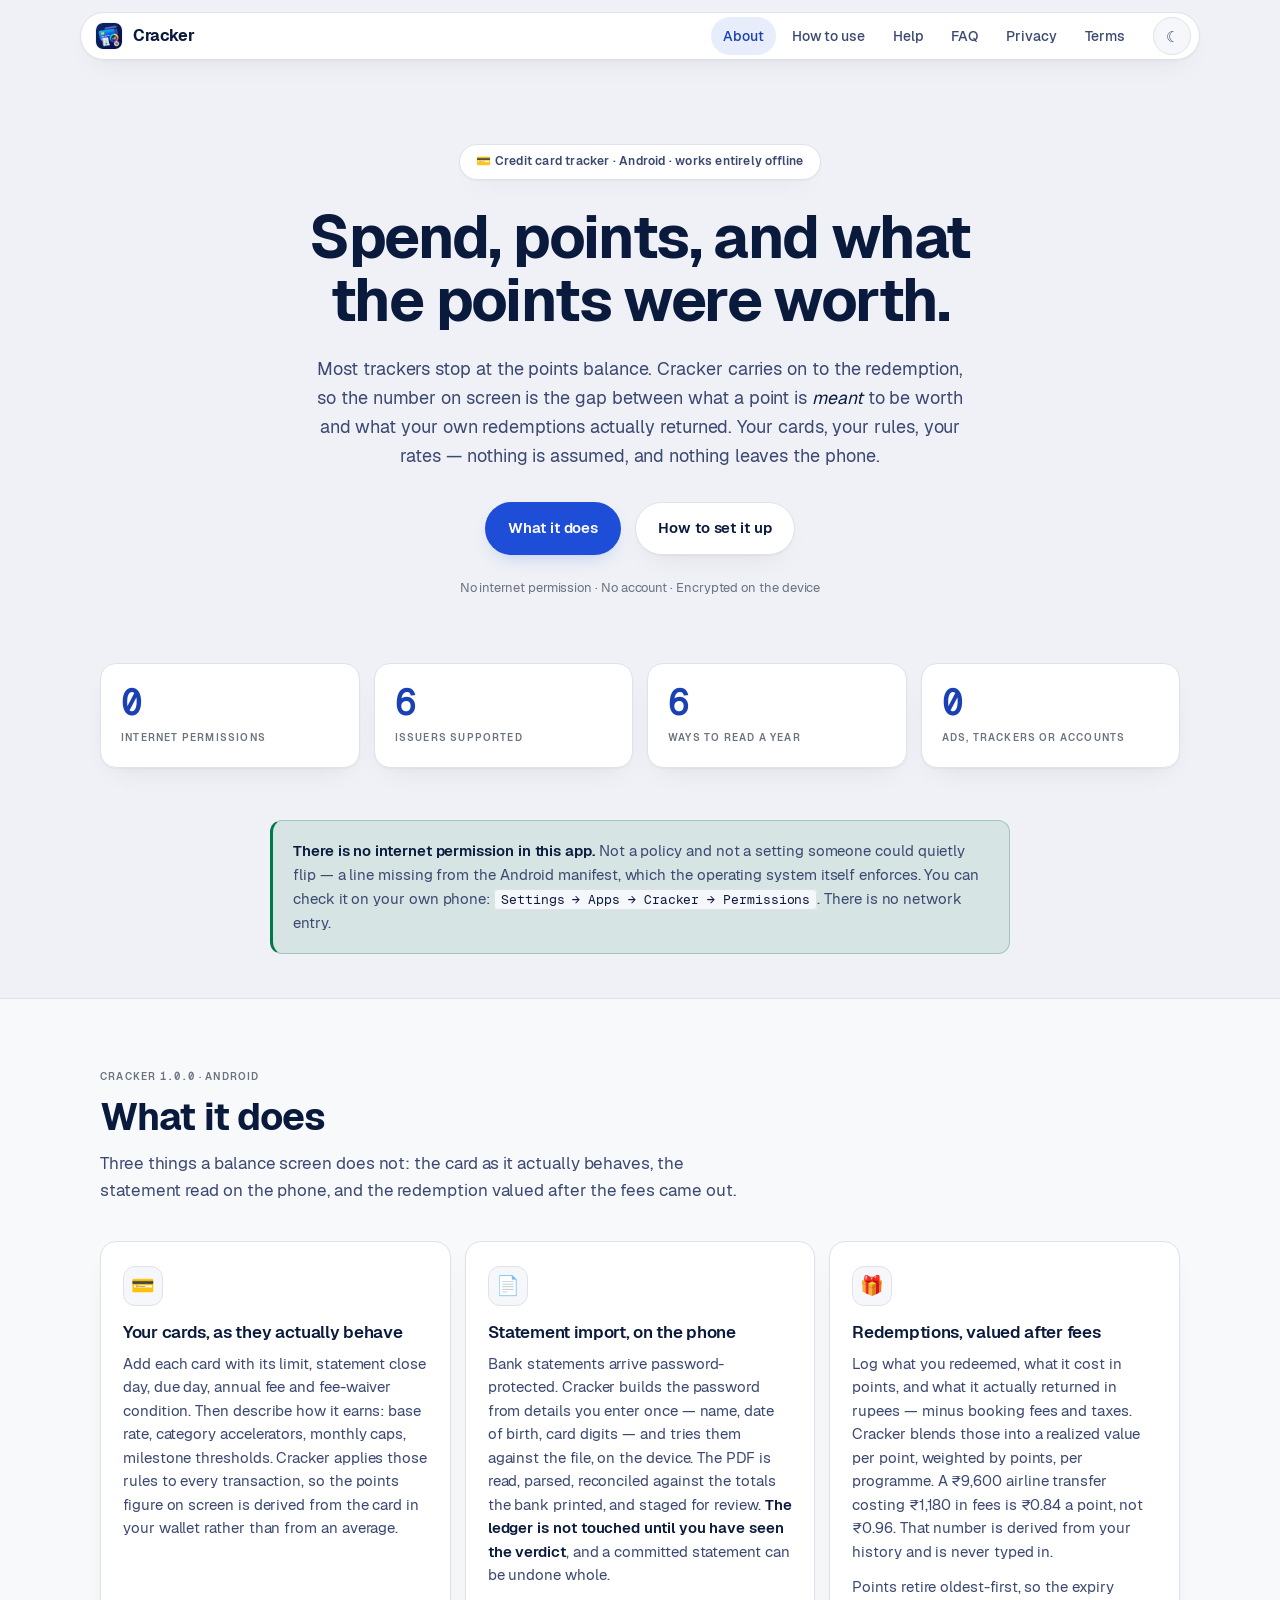
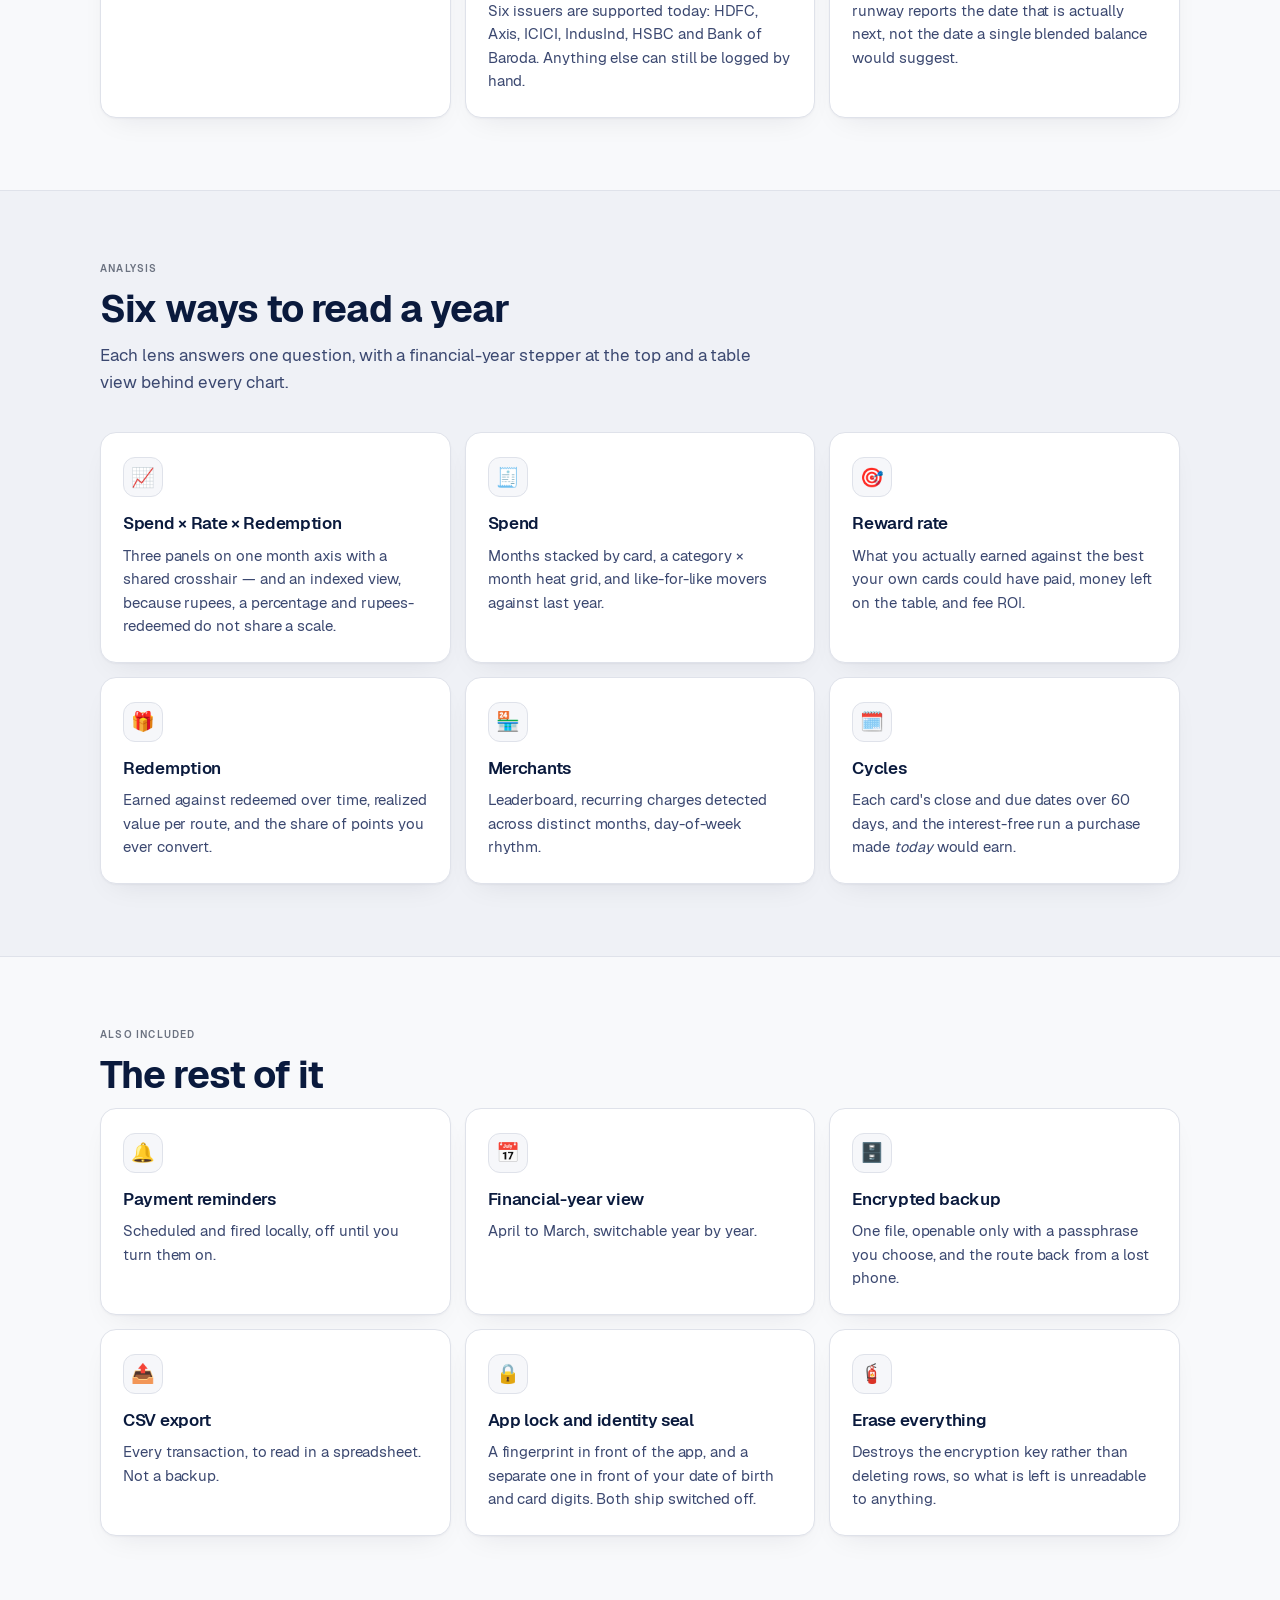
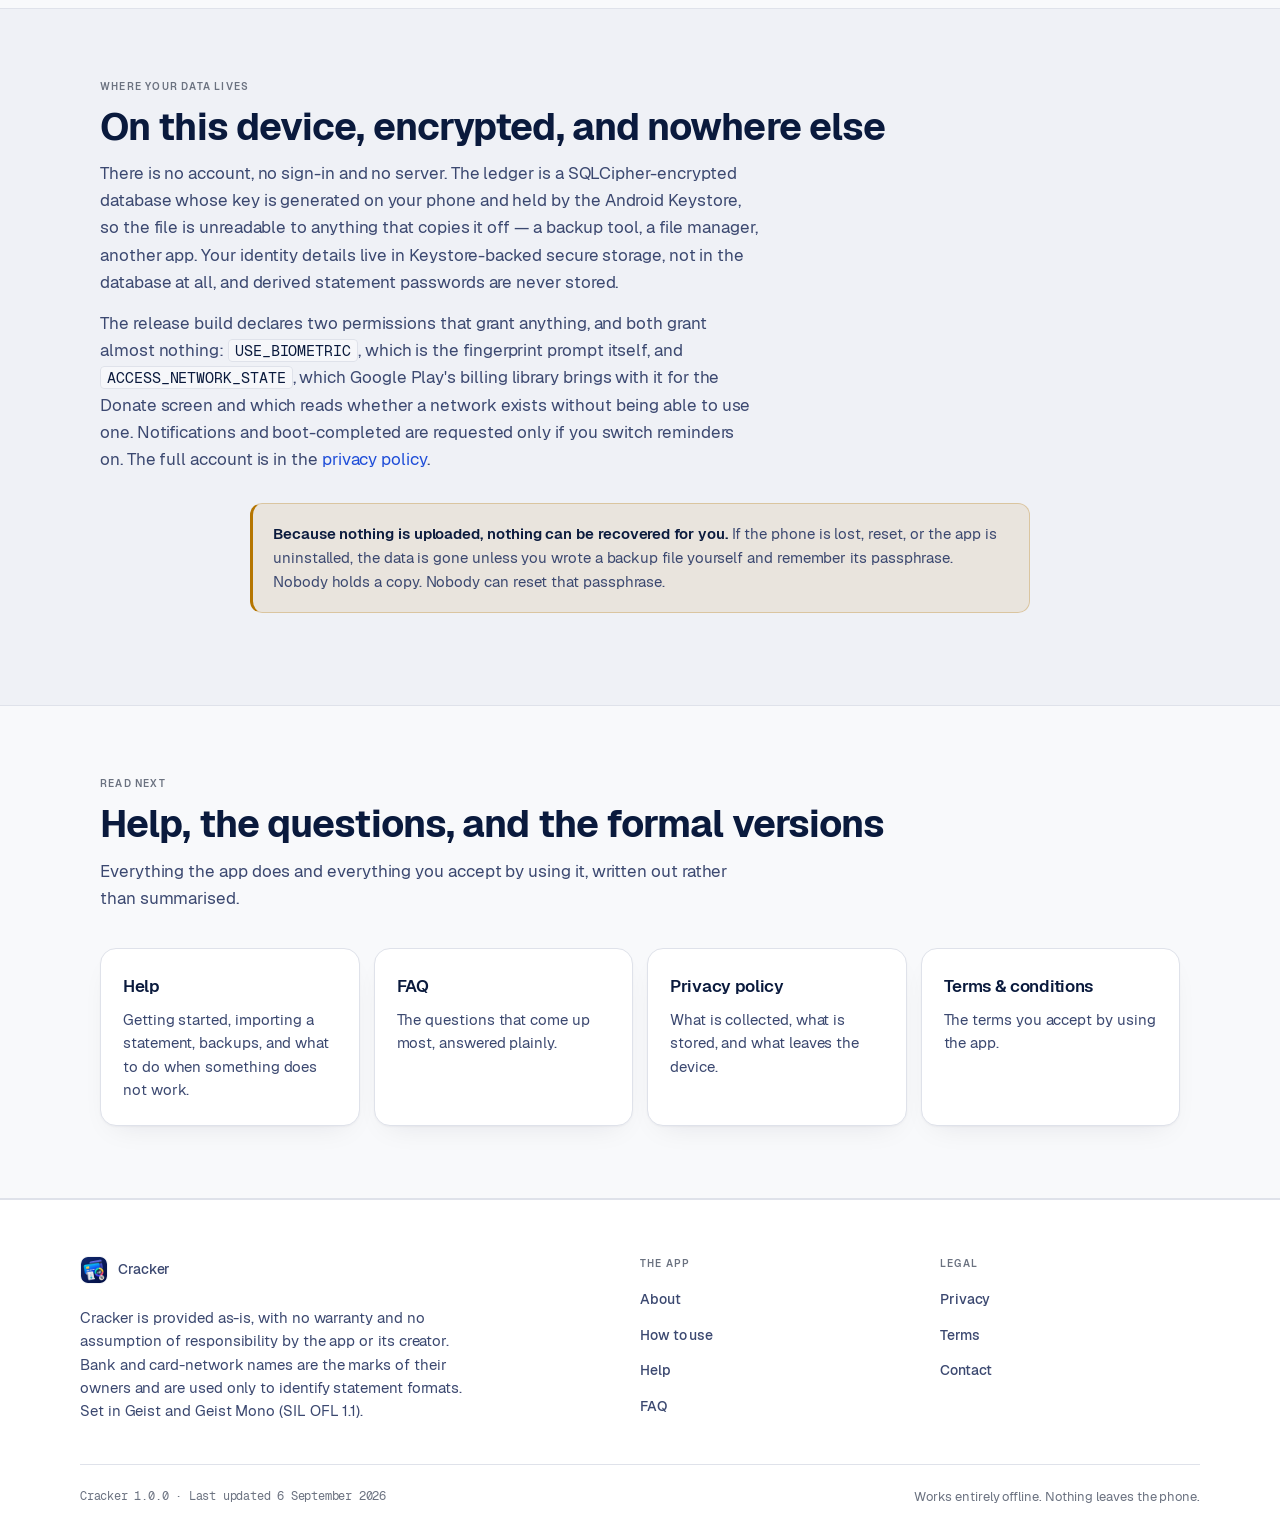
<file: index.html>
<!DOCTYPE html>
<html lang="en">

<head>
<meta charset="utf-8">
<meta name="viewport" content="width=device-width, initial-scale=1">
<title>Cracker — credit card tracker</title>
<meta name="description" content="Cracker is an offline credit card tracker for Indian cards: spend, reward points, and what those points were actually worth. No internet permission, no account, encrypted on the device.">
<meta name="theme-color" content="#EFF1F6" media="(prefers-color-scheme: light)">
<meta name="theme-color" content="#080A0F" media="(prefers-color-scheme: dark)">

<meta property="og:type" content="website">
<meta property="og:url" content="https://sudo-githubuser.github.io/cc_tracker_legal/">
<meta property="og:site_name" content="Cracker">
<meta property="og:title" content="Cracker — credit card tracker">
<meta property="og:image" content="https://sudo-githubuser.github.io/cc_tracker_legal/icon.png">
<meta property="og:description" content="Spend, points, and what the points were worth. Offline, encrypted on the device, with no internet permission at all.">
<meta name="twitter:card" content="summary">

<link rel="canonical" href="https://sudo-githubuser.github.io/cc_tracker_legal/">
<link rel="icon" type="image/png" href="favicon.png">
<link rel="apple-touch-icon" href="icon.png">
<link rel="stylesheet" href="styles.css">
<script>
    // Applied before first paint so a dark-theme reader never gets a white
    // flash on the way in.
    (function () {
        try {
            var t = localStorage.getItem('cracker-theme');
            if (t === 'light' || t === 'dark') {
                document.documentElement.setAttribute('data-theme', t);
            }
        } catch (e) { }
    })();
</script>
</head>

<body>
    <a class="skip-link" href="#main">Skip to content</a>

    <nav class="nav">
        <div class="nav-inner">
            <a href="index.html" class="nav-brand">
                <img class="nav-mark" src="icon.png" alt="" width="28" height="28" decoding="async">
                Cracker
            </a>
            <div class="nav-tools">
                <button class="icon-btn" data-theme-toggle type="button" aria-label="Switch theme">☾</button>
                <button class="icon-btn nav-toggle" data-nav-toggle type="button" aria-expanded="false"
                    aria-controls="nav-links" aria-label="Menu">☰</button>
            </div>
            <div class="nav-links" id="nav-links">
                <a href="index.html" class="active" aria-current="page">About</a>
                <a href="guide.html">How to use</a>
                <a href="help.html">Help</a>
                <a href="faq.html">FAQ</a>
                <a href="privacy.html">Privacy</a>
                <a href="terms.html">Terms</a>
            </div>
        </div>
    </nav>

    <main id="main">
        <section class="hero">
            <span class="hero-badge">💳 Credit card tracker · Android · works entirely offline</span>
            <h1>Spend, points, and what <br>the points were worth.</h1>
            <p class="lede">
                Most trackers stop at the points balance. Cracker carries on to the redemption, so
                the number on screen is the gap between what a point is <em>meant</em> to be worth and
                what your own redemptions actually returned. Your cards, your rules, your rates —
                nothing is assumed, and nothing leaves the phone.
            </p>
            <div class="hero-actions">
                <a class="btn btn-primary" href="#what-it-does">What it does</a>
                <a class="btn btn-ghost" href="guide.html">How to set it up</a>
            </div>
            <p class="hero-note">No internet permission · No account · Encrypted on the device</p>
        </section>

        <section class="section-tight">
            <div class="wrap">
                <div class="stat-grid">
                    <div class="stat">
                        <div class="stat-number">0</div>
                        <div class="stat-label">Internet permissions</div>
                    </div>
                    <div class="stat">
                        <div class="stat-number">6</div>
                        <div class="stat-label">Issuers supported</div>
                    </div>
                    <div class="stat">
                        <div class="stat-number">6</div>
                        <div class="stat-label">Ways to read a year</div>
                    </div>
                    <div class="stat">
                        <div class="stat-number">0</div>
                        <div class="stat-label">Ads, trackers or accounts</div>
                    </div>
                </div>
            </div>
        </section>

        <section class="section-tight">
            <div class="prose-wrap">
                <div class="callout callout-good">
                    <p><strong>There is no internet permission in this app.</strong> Not a policy and not a
                    setting someone could quietly flip — a line missing from the Android manifest, which the
                    operating system itself enforces. You can check it on your own phone: <span class="mono">Settings
                    → Apps → Cracker → Permissions</span>. There is no network entry.</p>
                </div>
            </div>
        </section>

        <!-- ================= What it does ================= -->
        <section class="section section-alt" id="what-it-does">
            <div class="wrap">
                <span class="eyebrow">Cracker <span class="num">1.0.0</span> · Android</span>
                <h2 class="section-title">What it does</h2>
                <p class="section-subtitle">Three things a balance screen does not: the card as it actually
                    behaves, the statement read on the phone, and the redemption valued after the fees came out.</p>

                <div class="feature-grid">
                    <article class="feature-card">
                        <div class="feature-icon" aria-hidden="true">💳</div>
                        <h3>Your cards, as they actually behave</h3>
                        <p>
                            Add each card with its limit, statement close day, due day, annual fee and fee-waiver
                            condition. Then describe how it earns: base rate, category accelerators, monthly caps,
                            milestone thresholds. Cracker applies those rules to every transaction, so the points
                            figure on screen is derived from the card in your wallet rather than from an average.
                        </p>
                    </article>

                    <article class="feature-card">
                        <div class="feature-icon" aria-hidden="true">📄</div>
                        <h3>Statement import, on the phone</h3>
                        <p>
                            Bank statements arrive password-protected. Cracker builds the password from details you
                            enter once — name, date of birth, card digits — and tries them against the file, on the
                            device. The PDF is read, parsed, reconciled against the totals the bank printed, and
                            staged for review. <strong>The ledger is not touched until you have seen the verdict</strong>,
                            and a committed statement can be undone whole.
                        </p>
                        <p>
                            Six issuers are supported today: HDFC, Axis, ICICI, IndusInd, HSBC and Bank of Baroda.
                            Anything else can still be logged by hand.
                        </p>
                    </article>

                    <article class="feature-card">
                        <div class="feature-icon" aria-hidden="true">🎁</div>
                        <h3>Redemptions, valued after fees</h3>
                        <p>
                            Log what you redeemed, what it cost in points, and what it actually returned in rupees —
                            minus booking fees and taxes. Cracker blends those into a realized value per point,
                            weighted by points, per programme. A ₹9,600 airline transfer costing ₹1,180 in fees is
                            ₹0.84 a point, not ₹0.96. That number is derived from your history and is never typed in.
                        </p>
                        <p>
                            Points retire oldest-first, so the expiry runway reports the date that is actually next,
                            not the date a single blended balance would suggest.
                        </p>
                    </article>
                </div>
            </div>
        </section>

        <!-- ================= The six lenses ================= -->
        <section class="section" id="analysis">
            <div class="wrap">
                <span class="eyebrow">Analysis</span>
                <h2 class="section-title">Six ways to read a year</h2>
                <p class="section-subtitle">Each lens answers one question, with a financial-year stepper at the
                    top and a table view behind every chart.</p>

                <div class="feature-grid">
                    <article class="feature-card">
                        <div class="feature-icon" aria-hidden="true">📈</div>
                        <h3>Spend × Rate × Redemption</h3>
                        <p>Three panels on one month axis with a shared crosshair — and an indexed view, because
                            rupees, a percentage and rupees-redeemed do not share a scale.</p>
                    </article>

                    <article class="feature-card">
                        <div class="feature-icon" aria-hidden="true">🧾</div>
                        <h3>Spend</h3>
                        <p>Months stacked by card, a category × month heat grid, and like-for-like movers against
                            last year.</p>
                    </article>

                    <article class="feature-card">
                        <div class="feature-icon" aria-hidden="true">🎯</div>
                        <h3>Reward rate</h3>
                        <p>What you actually earned against the best your own cards could have paid, money left on
                            the table, and fee ROI.</p>
                    </article>

                    <article class="feature-card">
                        <div class="feature-icon" aria-hidden="true">🎁</div>
                        <h3>Redemption</h3>
                        <p>Earned against redeemed over time, realized value per route, and the share of points you
                            ever convert.</p>
                    </article>

                    <article class="feature-card">
                        <div class="feature-icon" aria-hidden="true">🏪</div>
                        <h3>Merchants</h3>
                        <p>Leaderboard, recurring charges detected across distinct months, day-of-week rhythm.</p>
                    </article>

                    <article class="feature-card">
                        <div class="feature-icon" aria-hidden="true">🗓️</div>
                        <h3>Cycles</h3>
                        <p>Each card's close and due dates over 60 days, and the interest-free run a purchase made
                            <em>today</em> would earn.</p>
                    </article>
                </div>
            </div>
        </section>

        <!-- ================= The rest of it ================= -->
        <section class="section section-alt" id="more">
            <div class="wrap">
                <span class="eyebrow">Also included</span>
                <h2 class="section-title">The rest of it</h2>

                <div class="feature-grid">
                    <article class="feature-card">
                        <div class="feature-icon" aria-hidden="true">🔔</div>
                        <h3>Payment reminders</h3>
                        <p>Scheduled and fired locally, off until you turn them on.</p>
                    </article>

                    <article class="feature-card">
                        <div class="feature-icon" aria-hidden="true">📅</div>
                        <h3>Financial-year view</h3>
                        <p>April to March, switchable year by year.</p>
                    </article>

                    <article class="feature-card">
                        <div class="feature-icon" aria-hidden="true">🗄️</div>
                        <h3>Encrypted backup</h3>
                        <p>One file, openable only with a passphrase you choose, and the route back from a lost
                            phone.</p>
                    </article>

                    <article class="feature-card">
                        <div class="feature-icon" aria-hidden="true">📤</div>
                        <h3>CSV export</h3>
                        <p>Every transaction, to read in a spreadsheet. Not a backup.</p>
                    </article>

                    <article class="feature-card">
                        <div class="feature-icon" aria-hidden="true">🔒</div>
                        <h3>App lock and identity seal</h3>
                        <p>A fingerprint in front of the app, and a separate one in front of your date of birth
                            and card digits. Both ship switched off.</p>
                    </article>

                    <article class="feature-card">
                        <div class="feature-icon" aria-hidden="true">🧯</div>
                        <h3>Erase everything</h3>
                        <p>Destroys the encryption key rather than deleting rows, so what is left is unreadable to
                            anything.</p>
                    </article>
                </div>
            </div>
        </section>

        <!-- ================= Where your data lives ================= -->
        <section class="section" id="data">
            <div class="wrap">
                <span class="eyebrow">Where your data lives</span>
                <h2 class="section-title">On this device, encrypted, and nowhere else</h2>

                <div class="section-prose">
                    <p>
                        There is no account, no sign-in and no server. The ledger is a SQLCipher-encrypted
                        database whose key is generated on your phone and held by the Android Keystore, so the
                        file is unreadable to anything that copies it off — a backup tool, a file manager,
                        another app. Your identity details live in Keystore-backed secure storage, not in the
                        database at all, and derived statement passwords are never stored.
                    </p>
                    <p>
                        The release build declares two permissions that grant anything, and both grant almost
                        nothing: <span class="mono">USE_BIOMETRIC</span>, which is the fingerprint prompt itself, and
                        <span class="mono">ACCESS_NETWORK_STATE</span>, which Google Play's billing library brings
                        with it for the Donate screen and which reads whether a network exists without being able to
                        use one. Notifications and boot-completed are requested only if you switch reminders on.
                        The full account is in the <a href="privacy.html">privacy policy</a>.
                    </p>
                </div>

                <div class="callout callout-wide">
                    <p><strong>Because nothing is uploaded, nothing can be recovered for you.</strong> If the
                    phone is lost, reset, or the app is uninstalled, the data is gone unless you wrote a
                    backup file yourself and remember its passphrase. Nobody holds a copy. Nobody can reset
                    that passphrase.</p>
                </div>
            </div>
        </section>

        <!-- ================= Read next ================= -->
        <section class="section section-alt" id="read-next">
            <div class="wrap">
                <span class="eyebrow">Read next</span>
                <h2 class="section-title">Help, the questions, and the formal versions</h2>
                <p class="section-subtitle">Everything the app does and everything you accept by using it,
                    written out rather than summarised.</p>

                <div class="link-grid">
                    <a href="help.html" class="link-card">
                        <h3>Help</h3>
                        <p>Getting started, importing a statement, backups, and what to do when something does not
                            work.</p>
                    </a>
                    <a href="faq.html" class="link-card">
                        <h3>FAQ</h3>
                        <p>The questions that come up most, answered plainly.</p>
                    </a>
                    <a href="privacy.html" class="link-card">
                        <h3>Privacy policy</h3>
                        <p>What is collected, what is stored, and what leaves the device.</p>
                    </a>
                    <a href="terms.html" class="link-card">
                        <h3>Terms &amp; conditions</h3>
                        <p>The terms you accept by using the app.</p>
                    </a>
                </div>
            </div>
        </section>
    </main>

    <footer class="footer">
        <div class="footer-grid">
            <div class="footer-brand">
                <a href="index.html" class="nav-brand">
                    <img class="nav-mark" src="icon.png" alt="" width="28" height="28" decoding="async">
                    Cracker
                </a>
                <p>Cracker is provided as-is, with no warranty and no assumption of responsibility by the
                app or its creator. Bank and card-network names are the marks of their owners and are used
                only to identify statement formats. Set in Geist and Geist Mono (SIL OFL 1.1).</p>
            </div>
            <div>
                <h4>The app</h4>
                <ul>
                    <li><a href="index.html">About</a></li>
                    <li><a href="guide.html">How to use</a></li>
                    <li><a href="help.html">Help</a></li>
                    <li><a href="faq.html">FAQ</a></li>
                </ul>
            </div>
            <div>
                <h4>Legal</h4>
                <ul>
                    <li><a href="privacy.html">Privacy</a></li>
                    <li><a href="terms.html">Terms</a></li>
                    <li><a href="mailto:praveen.dev.mys@gmail.com">Contact</a></li>
                </ul>
            </div>
        </div>
        <div class="footer-bottom">
            <span class="last-updated">Cracker 1.0.0 · Last updated 6 September 2026</span>
            <span>Works entirely offline. Nothing leaves the phone.</span>
        </div>
    </footer>

    <button class="to-top" data-to-top type="button" aria-label="Back to top">↑</button>

    <script src="site.js" defer></script>
</body>

</html>
</file>
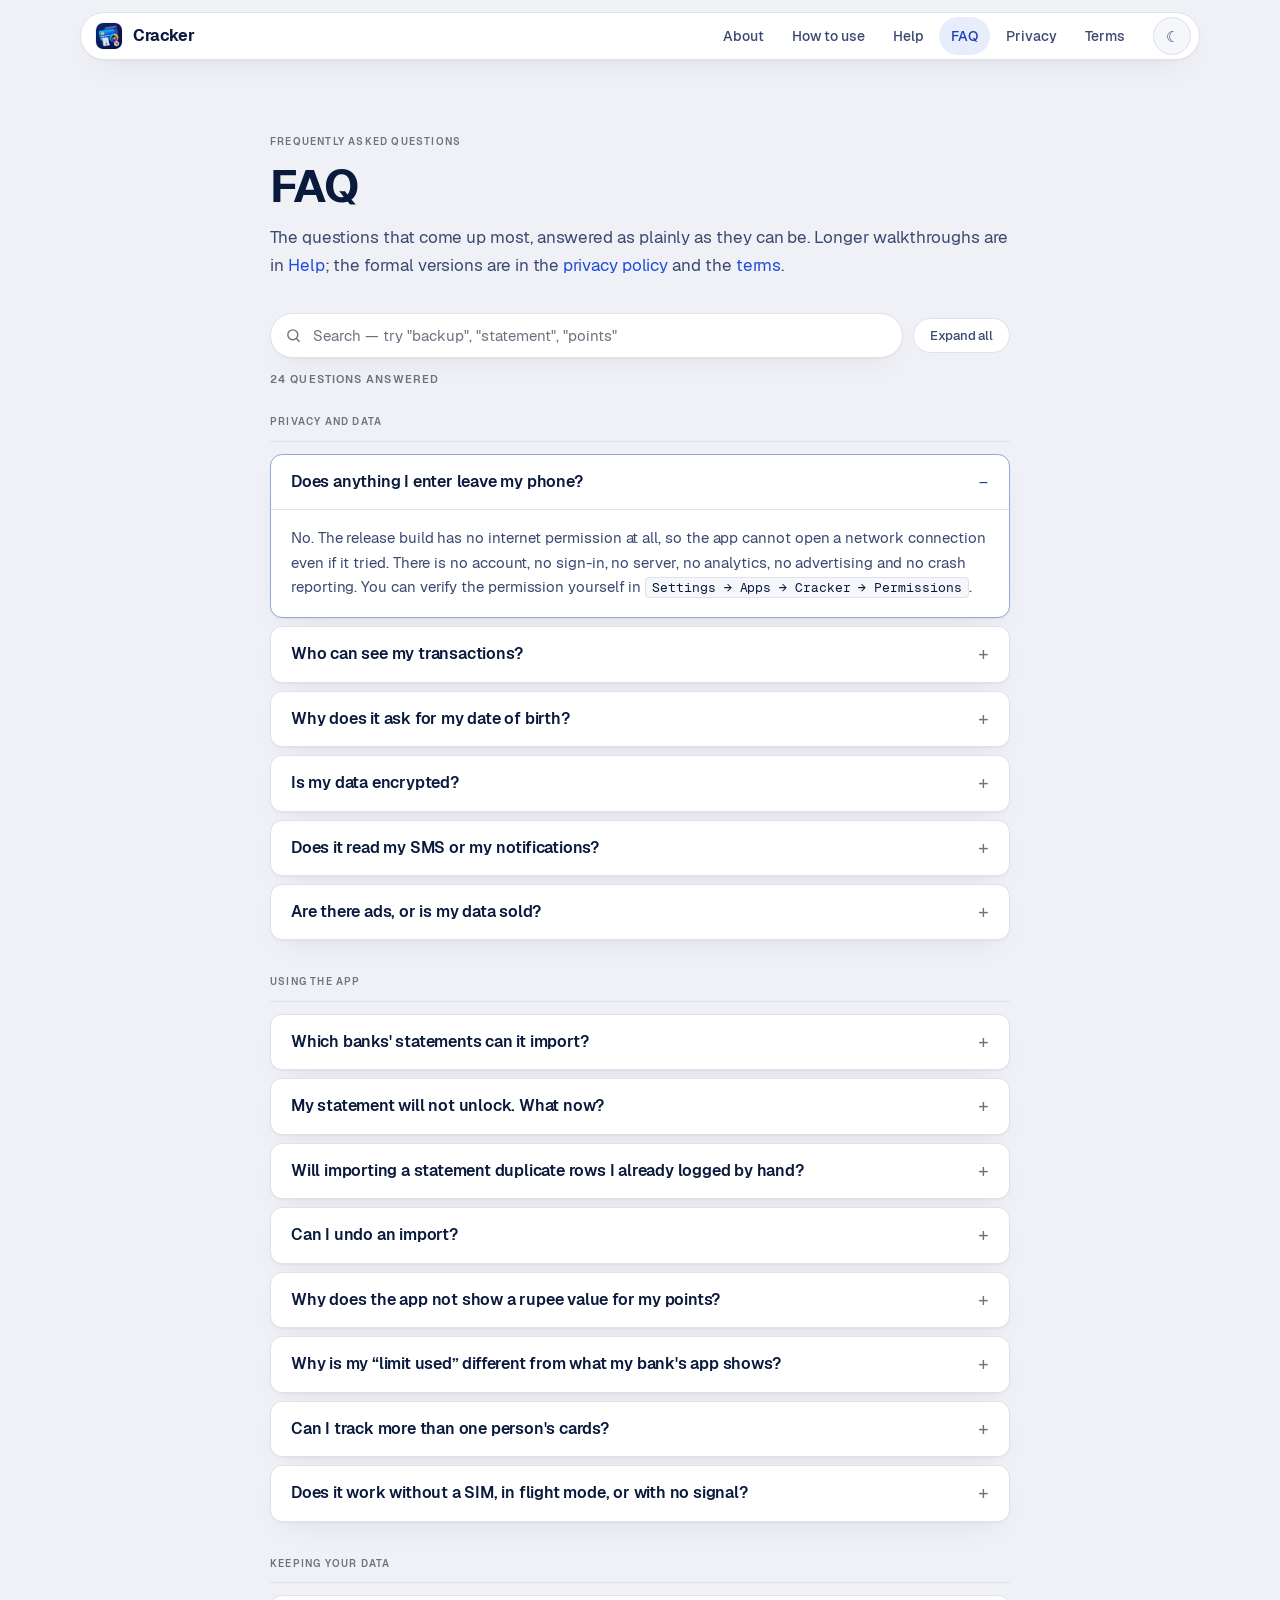
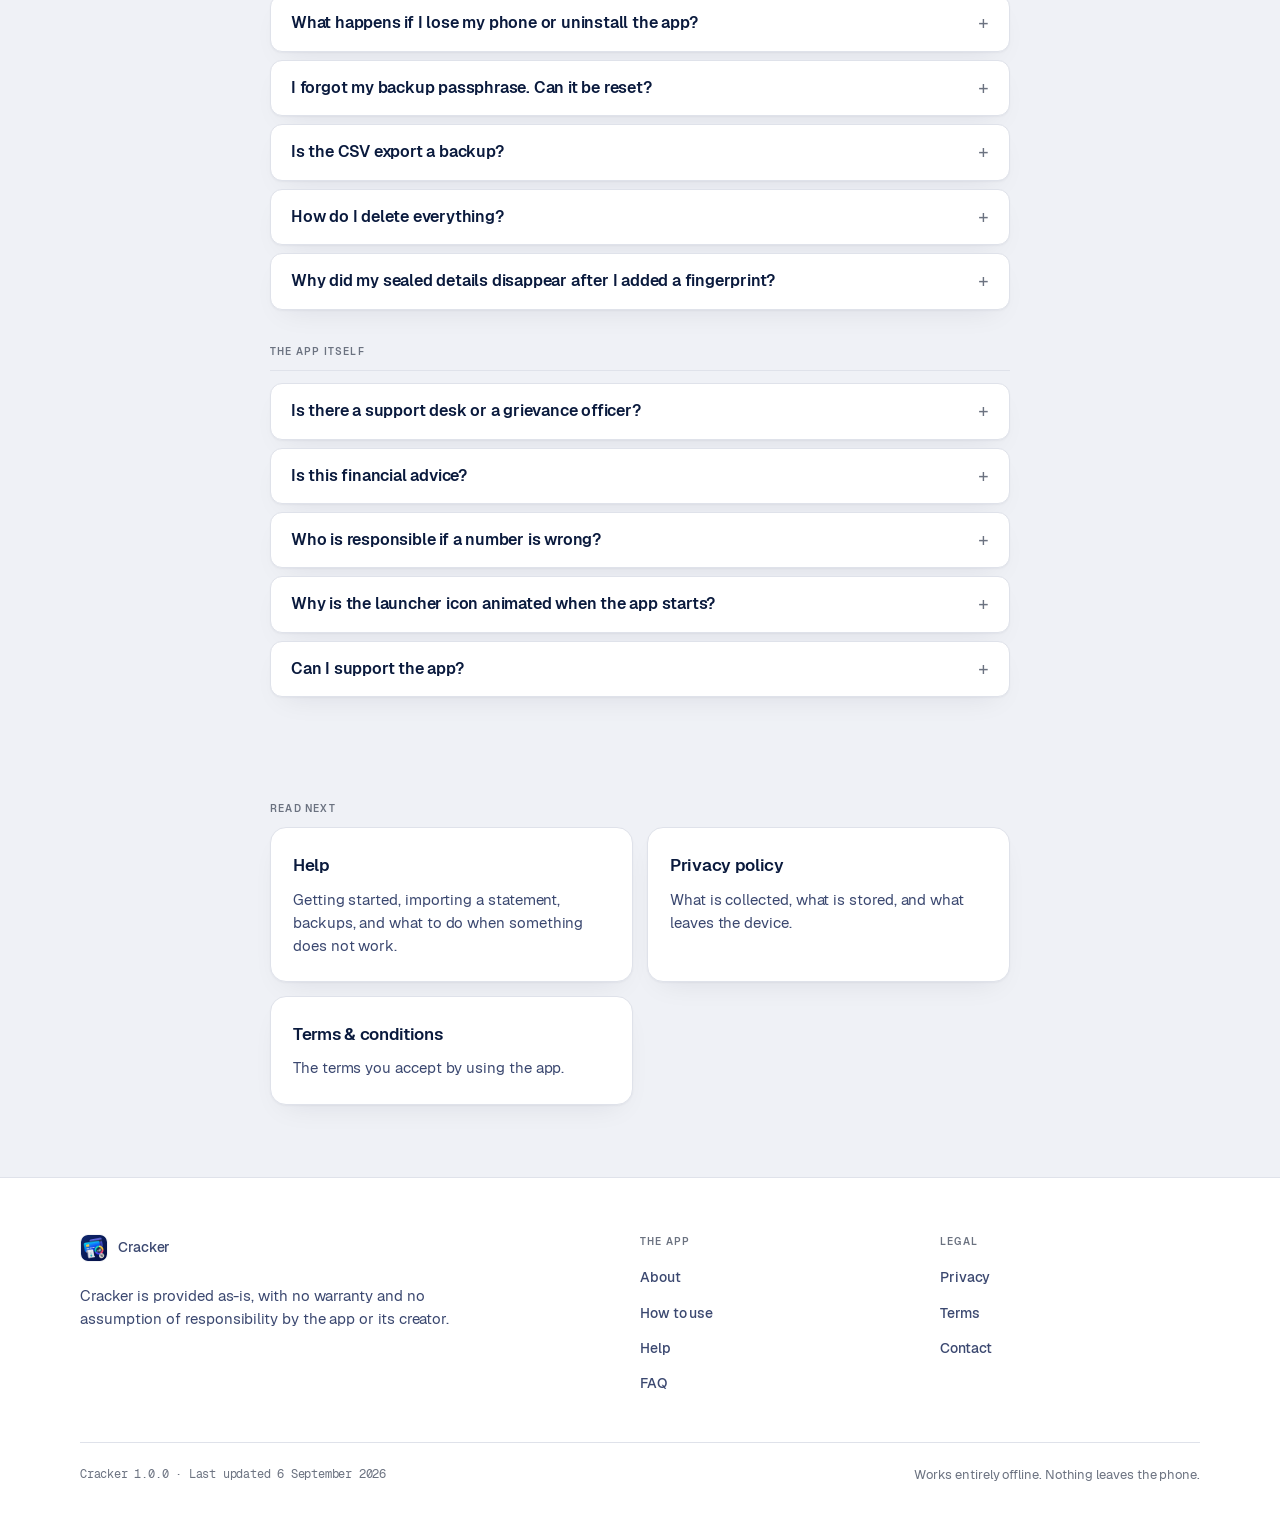
<file: faq.html>
<!DOCTYPE html>
<html lang="en">

<head>
<meta charset="utf-8">
<meta name="viewport" content="width=device-width, initial-scale=1">
<title>FAQ — Cracker</title>
<meta name="description" content="Frequently asked questions about Cracker: what it stores, whether anything is uploaded, statement passwords, backups, supported banks, and what happens if the phone is lost.">
<meta name="theme-color" content="#EFF1F6" media="(prefers-color-scheme: light)">
<meta name="theme-color" content="#080A0F" media="(prefers-color-scheme: dark)">
<meta property="og:type" content="website">
<meta property="og:url" content="https://sudo-githubuser.github.io/cc_tracker_legal/faq.html">
<meta property="og:site_name" content="Cracker">
<meta property="og:title" content="FAQ — Cracker">
<meta property="og:image" content="https://sudo-githubuser.github.io/cc_tracker_legal/icon.png">

<link rel="canonical" href="https://sudo-githubuser.github.io/cc_tracker_legal/faq.html">
<link rel="icon" type="image/png" href="favicon.png">
<link rel="apple-touch-icon" href="icon.png">
<link rel="stylesheet" href="styles.css">
<script>
    (function () {
        try {
            var t = localStorage.getItem('cracker-theme');
            if (t === 'light' || t === 'dark') {
                document.documentElement.setAttribute('data-theme', t);
            }
        } catch (e) { }
    })();
</script>
</head>

<body>
    <a class="skip-link" href="#main">Skip to content</a>

    <nav class="nav">
        <div class="nav-inner">
            <a href="index.html" class="nav-brand">
                <img class="nav-mark" src="icon.png" alt="" width="28" height="28" decoding="async">
                Cracker
            </a>
            <div class="nav-tools">
                <button class="icon-btn" data-theme-toggle type="button" aria-label="Switch theme">☾</button>
                <button class="icon-btn nav-toggle" data-nav-toggle type="button" aria-expanded="false"
                    aria-controls="nav-links" aria-label="Menu">☰</button>
            </div>
            <div class="nav-links" id="nav-links">
                <a href="index.html">About</a>
                <a href="guide.html">How to use</a>
                <a href="help.html">Help</a>
                <a href="faq.html" class="active" aria-current="page">FAQ</a>
                <a href="privacy.html">Privacy</a>
                <a href="terms.html">Terms</a>
            </div>
        </div>
    </nav>

    <main id="main" class="prose-wrap">
        <header class="page-head">
            <span class="eyebrow">Frequently asked questions</span>
            <h1>FAQ</h1>
            <p class="subtitle">
                The questions that come up most, answered as plainly as they can be. Longer walkthroughs
                are in <a href="help.html">Help</a>; the formal versions are in the
                <a href="privacy.html">privacy policy</a> and the <a href="terms.html">terms</a>.
            </p>
        </header>

        <div class="faq-tools">
            <div class="search-field">
                <svg viewBox="0 0 24 24" fill="none" stroke="currentColor" stroke-width="2" aria-hidden="true">
                    <circle cx="11" cy="11" r="7" />
                    <path d="M20 20l-3.5-3.5" stroke-linecap="round" />
                </svg>
                <label class="visually-hidden" for="faq-search">Search the FAQ</label>
                <input type="search" id="faq-search"
                    placeholder="Search — try &quot;backup&quot;, &quot;statement&quot;, &quot;points&quot;" autocomplete="off">
            </div>
            <button class="chip" type="button" data-faq-toggle-all>Expand all</button>
        </div>
        <p class="faq-count" id="faq-count" role="status" aria-live="polite"></p>

        <div id="faq-list">

            <!-- ================= Privacy and data ================= -->
            <section class="faq-category" id="cat-privacy">
                <h2 class="faq-category-title">Privacy and data</h2>

                <details class="faq-item" id="q-leaves-phone" open>
                    <summary>Does anything I enter leave my phone?</summary>
                    <div class="faq-answer">
                        <p>No. The release build has no internet permission at all, so the app cannot open a
                        network connection even if it tried. There is no account, no sign-in, no server, no
                        analytics, no advertising and no crash reporting. You can verify the permission yourself
                        in <span class="mono">Settings → Apps → Cracker → Permissions</span>.</p>
                    </div>
                </details>

                <details class="faq-item" id="q-who-can-see">
                    <summary>Who can see my transactions?</summary>
                    <div class="faq-answer">
                        <p>Whoever can unlock your phone and open the app — unless you turn on App lock, which
                        puts a fingerprint in front of it. Nobody else: not the developer, not a hosting provider,
                        not an analytics vendor. There is no copy anywhere.</p>
                    </div>
                </details>

                <details class="faq-item" id="q-dob">
                    <summary>Why does it ask for my date of birth?</summary>
                    <div class="faq-answer">
                        <p>Only to build the password on your bank's statement PDF, which is derived from exactly
                        those details. They are stored in Keystore-backed secure storage rather than in the
                        database, are masked when shown back to you, and the passwords built from them are never
                        saved. If you never import a statement, you never need to enter them.</p>
                    </div>
                </details>

                <details class="faq-item" id="q-encrypted">
                    <summary>Is my data encrypted?</summary>
                    <div class="faq-answer">
                        <p>Yes. The whole ledger is a SQLCipher-encrypted database whose 256-bit key is generated
                        on your phone and held by the Android Keystore, so copying the file off the device yields
                        nothing readable. Your identity details sit in separate Keystore-backed secure storage,
                        and can be sealed under an additional key that the hardware will not release without your
                        fingerprint.</p>
                    </div>
                </details>

                <details class="faq-item" id="q-sms">
                    <summary>Does it read my SMS or my notifications?</summary>
                    <div class="faq-answer">
                        <p>No, neither. The app declares no SMS permission of any kind and the build fails
                        if one ever appears. It reads no notifications either: there is no notification
                        listener in it, and the same build check fails if one is ever added. Spend is entered
                        by you or read from a statement you hand it, and nothing else.</p>
                    </div>
                </details>

                <details class="faq-item" id="q-ads">
                    <summary>Are there ads, or is my data sold?</summary>
                    <div class="faq-answer">
                        <p>No, and no. There is nothing to sell — no data ever reaches anyone who could sell it.</p>
                    </div>
                </details>
            </section>

            <!-- ================= Using the app ================= -->
            <section class="faq-category" id="cat-using">
                <h2 class="faq-category-title">Using the app</h2>

                <details class="faq-item" id="q-banks">
                    <summary>Which banks' statements can it import?</summary>
                    <div class="faq-answer">
                        <p>HDFC, Axis, ICICI, IndusInd, HSBC and Bank of Baroda. Every other card can still be
                        tracked — transactions are logged by hand, and every figure in the app works the same way
                        on hand-logged rows.</p>
                    </div>
                </details>

                <details class="faq-item" id="q-statement-unlock">
                    <summary>My statement will not unlock. What now?</summary>
                    <div class="faq-answer">
                        <p>The usual cause is a mismatch between what you entered in
                        <span class="mono">Settings → Your details</span> and what the bank actually holds — a
                        middle name, a differently ordered date of birth. Correct it and try again, or type the
                        password directly when the app asks. Only the rule that worked is remembered; the
                        password never is.</p>
                    </div>
                </details>

                <details class="faq-item" id="q-duplicates">
                    <summary>Will importing a statement duplicate rows I already logged by hand?</summary>
                    <div class="faq-answer">
                        <p>Duplicates are flagged and skipped, never merged — the row already in your ledger may
                        carry a correction you made, and overwriting it with the bank's raw string would discard
                        that work. Every flag is overridable in the review list, and re-importing the same file is
                        refused outright.</p>
                    </div>
                </details>

                <details class="faq-item" id="q-undo-import">
                    <summary>Can I undo an import?</summary>
                    <div class="faq-answer">
                        <p>Yes — a committed statement can be removed whole, taking every row it brought with it.
                        And nothing is written at all until you have reviewed the staged rows and committed them.</p>
                    </div>
                </details>

                <details class="faq-item" id="q-no-point-value">
                    <summary>Why does the app not show a rupee value for my points?</summary>
                    <div class="faq-answer">
                        <p>Because it has no evidence yet. That figure is blended from your own redemptions after
                        fees and taxes, weighted by points. Log one redemption and it appears. The app will not
                        substitute a published or assumed rate — the gap between the assumed rate and your real
                        one is the entire point of the app.</p>
                    </div>
                </details>

                <details class="faq-item" id="q-limit-used">
                    <summary>Why is my “limit used” different from what my bank's app shows?</summary>
                    <div class="faq-answer">
                        <p>Cracker measures against your last statement close, which is the balance a credit
                        bureau actually sees. Your bank may be showing live outstanding including spend since
                        that close.</p>
                    </div>
                </details>

                <details class="faq-item" id="q-multiple-people">
                    <summary>Can I track more than one person's cards?</summary>
                    <div class="faq-answer">
                        <p>Yes. <span class="mono">Settings → People</span> lets you attach cards to different
                        people in the same household. It is a grouping inside this one install — there is no
                        login and no separate profile.</p>
                    </div>
                </details>

                <details class="faq-item" id="q-offline">
                    <summary>Does it work without a SIM, in flight mode, or with no signal?</summary>
                    <div class="faq-answer">
                        <p>Identically. Nothing in the app has ever needed a connection.</p>
                    </div>
                </details>
            </section>

            <!-- ================= Keeping your data ================= -->
            <section class="faq-category" id="cat-keeping">
                <h2 class="faq-category-title">Keeping your data</h2>

                <details class="faq-item" id="q-lost-phone">
                    <summary>What happens if I lose my phone or uninstall the app?</summary>
                    <div class="faq-answer">
                        <p>The data is gone, unless you wrote a backup file yourself. Nothing is stored in a
                        cloud, Android's own cloud backup is deliberately disabled for this app because it would
                        defeat the encryption, and nobody holds a copy that could be sent to you. Write a backup
                        from <span class="mono">Settings → Backup and restore</span> and keep it somewhere the
                        phone is not.</p>
                    </div>
                </details>

                <details class="faq-item" id="q-forgot-passphrase">
                    <summary>I forgot my backup passphrase. Can it be reset?</summary>
                    <div class="faq-answer">
                        <p>No. It is the key to the file; there is no recovery route, no reset link and no support
                        channel that could bypass it. That is a consequence of the encryption being real, not an
                        oversight.</p>
                    </div>
                </details>

                <details class="faq-item" id="q-csv-backup">
                    <summary>Is the CSV export a backup?</summary>
                    <div class="faq-answer">
                        <p>No. It is a copy to <em>read</em> — unencrypted, and it cannot be restored into the
                        app. The encrypted backup file is the copy to put back. Once a CSV leaves the app it is an
                        ordinary file on your device, readable by anything you share it with.</p>
                    </div>
                </details>

                <details class="faq-item" id="q-delete-everything">
                    <summary>How do I delete everything?</summary>
                    <div class="faq-answer">
                        <p><span class="mono">Settings → Erase everything</span>, confirmed by typing the word. It
                        destroys the encryption key rather than deleting rows, and takes the write-ahead log, the
                        identity vault and the biometric seal with it. Uninstalling the app removes it too. There
                        is no account to close, because there was never one to open.</p>
                    </div>
                </details>

                <details class="faq-item" id="q-sealed-details">
                    <summary>Why did my sealed details disappear after I added a fingerprint?</summary>
                    <div class="faq-answer">
                        <p>Enrolling a new fingerprint invalidates the hardware key that the seal depends on, and
                        the sealed details go with it. That is intended: someone who adds their own finger to a
                        found phone must not inherit access. Re-enter the details and seal them again.</p>
                    </div>
                </details>
            </section>

            <!-- ================= The app itself ================= -->
            <section class="faq-category" id="cat-app">
                <h2 class="faq-category-title">The app itself</h2>

                <details class="faq-item" id="q-support">
                    <summary>Is there a support desk or a grievance officer?</summary>
                    <div class="faq-answer">
                        <p>No grievance officer is appointed and there is no support desk. There is a contact
                        address — <a href="mailto:praveen.dev.mys@gmail.com">praveen.dev.mys@gmail.com</a> — for questions about the app,
                        though no reply is undertaken. It cannot reach your data: the app holds
                        no data of yours anywhere off your device, so there is no account to investigate, no
                        record to produce and nothing to retrieve. Everything that can be done about your data is
                        done by you, in <span class="mono">Settings</span>.</p>
                    </div>
                </details>

                <details class="faq-item" id="q-advice">
                    <summary>Is this financial advice?</summary>
                    <div class="faq-answer">
                        <p>No. Cracker arranges figures you entered and figures read from your own statements. It
                        is not advice, not a recommendation to use or not use any card, and not a substitute for
                        your bank's own statement — which remains the authoritative record of what you owe and
                        what you earned. Verify anything before you act on it.</p>
                    </div>
                </details>

                <details class="faq-item" id="q-responsibility">
                    <summary>Who is responsible if a number is wrong?</summary>
                    <div class="faq-answer">
                        <p>You are, for anything you do on the strength of it. The app and its creator accept no
                        responsibility or liability of any kind — for the accuracy of a figure, for a missed
                        payment, for a lapsed reward, for a fee that was not waived, or for data that is lost.
                        This is set out in full in the <a href="terms.html">terms and conditions</a>.</p>
                    </div>
                </details>

                <details class="faq-item" id="q-animated-icon">
                    <summary>Why is the launcher icon animated when the app starts?</summary>
                    <div class="faq-answer">
                        <p>The pieces of the icon assemble themselves while the encrypted database is being
                        opened — that unlock is real work, and the introduction covers it rather than a spinner
                        following it. It collapses to its final frame if your phone is set to reduce motion.</p>
                    </div>
                </details>

                <details class="faq-item" id="q-support">
                    <summary>Can I support the app?</summary>
                    <div class="faq-answer">
                        <p>Yes — <span class="mono">Settings → Donate</span> offers a yearly amount through Google
                        Play. It is entirely optional and unlocks nothing: the app is the same whether you do or
                        not. Google Play takes the payment; this app has no internet permission, sees only that a
                        subscription exists, and stores nothing about it. Cancel any time in Google Play → Payments
                        &amp; subscriptions → Subscriptions.</p>
                    </div>
                </details>
            </section>
        </div>

        <div class="no-results" id="faq-empty" hidden>
            <strong>Nothing matches that.</strong>
            <p>Try a different word, or read <a href="help.html">Help</a> for the longer walkthroughs.</p>
        </div>

        <section class="section">
            <span class="eyebrow">Read next</span>
            <div class="link-grid">
                <a href="help.html" class="link-card">
                    <h3>Help</h3>
                    <p>Getting started, importing a statement, backups, and what to do when something does not
                        work.</p>
                </a>
                <a href="privacy.html" class="link-card">
                    <h3>Privacy policy</h3>
                    <p>What is collected, what is stored, and what leaves the device.</p>
                </a>
                <a href="terms.html" class="link-card">
                    <h3>Terms &amp; conditions</h3>
                    <p>The terms you accept by using the app.</p>
                </a>
            </div>
        </section>
    </main>

    <footer class="footer">
        <div class="footer-grid">
            <div class="footer-brand">
                <a href="index.html" class="nav-brand">
                    <img class="nav-mark" src="icon.png" alt="" width="28" height="28" decoding="async">
                    Cracker
                </a>
                <p>Cracker is provided as-is, with no warranty and no assumption of responsibility by the
                app or its creator.</p>
            </div>
            <div>
                <h4>The app</h4>
                <ul>
                    <li><a href="index.html">About</a></li>
                    <li><a href="guide.html">How to use</a></li>
                    <li><a href="help.html">Help</a></li>
                    <li><a href="faq.html">FAQ</a></li>
                </ul>
            </div>
            <div>
                <h4>Legal</h4>
                <ul>
                    <li><a href="privacy.html">Privacy</a></li>
                    <li><a href="terms.html">Terms</a></li>
                    <li><a href="mailto:praveen.dev.mys@gmail.com">Contact</a></li>
                </ul>
            </div>
        </div>
        <div class="footer-bottom">
            <span class="last-updated">Cracker 1.0.0 · Last updated 6 September 2026</span>
            <span>Works entirely offline. Nothing leaves the phone.</span>
        </div>
    </footer>

    <button class="to-top" data-to-top type="button" aria-label="Back to top">↑</button>

    <script src="site.js" defer></script>
</body>

</html>
</file>
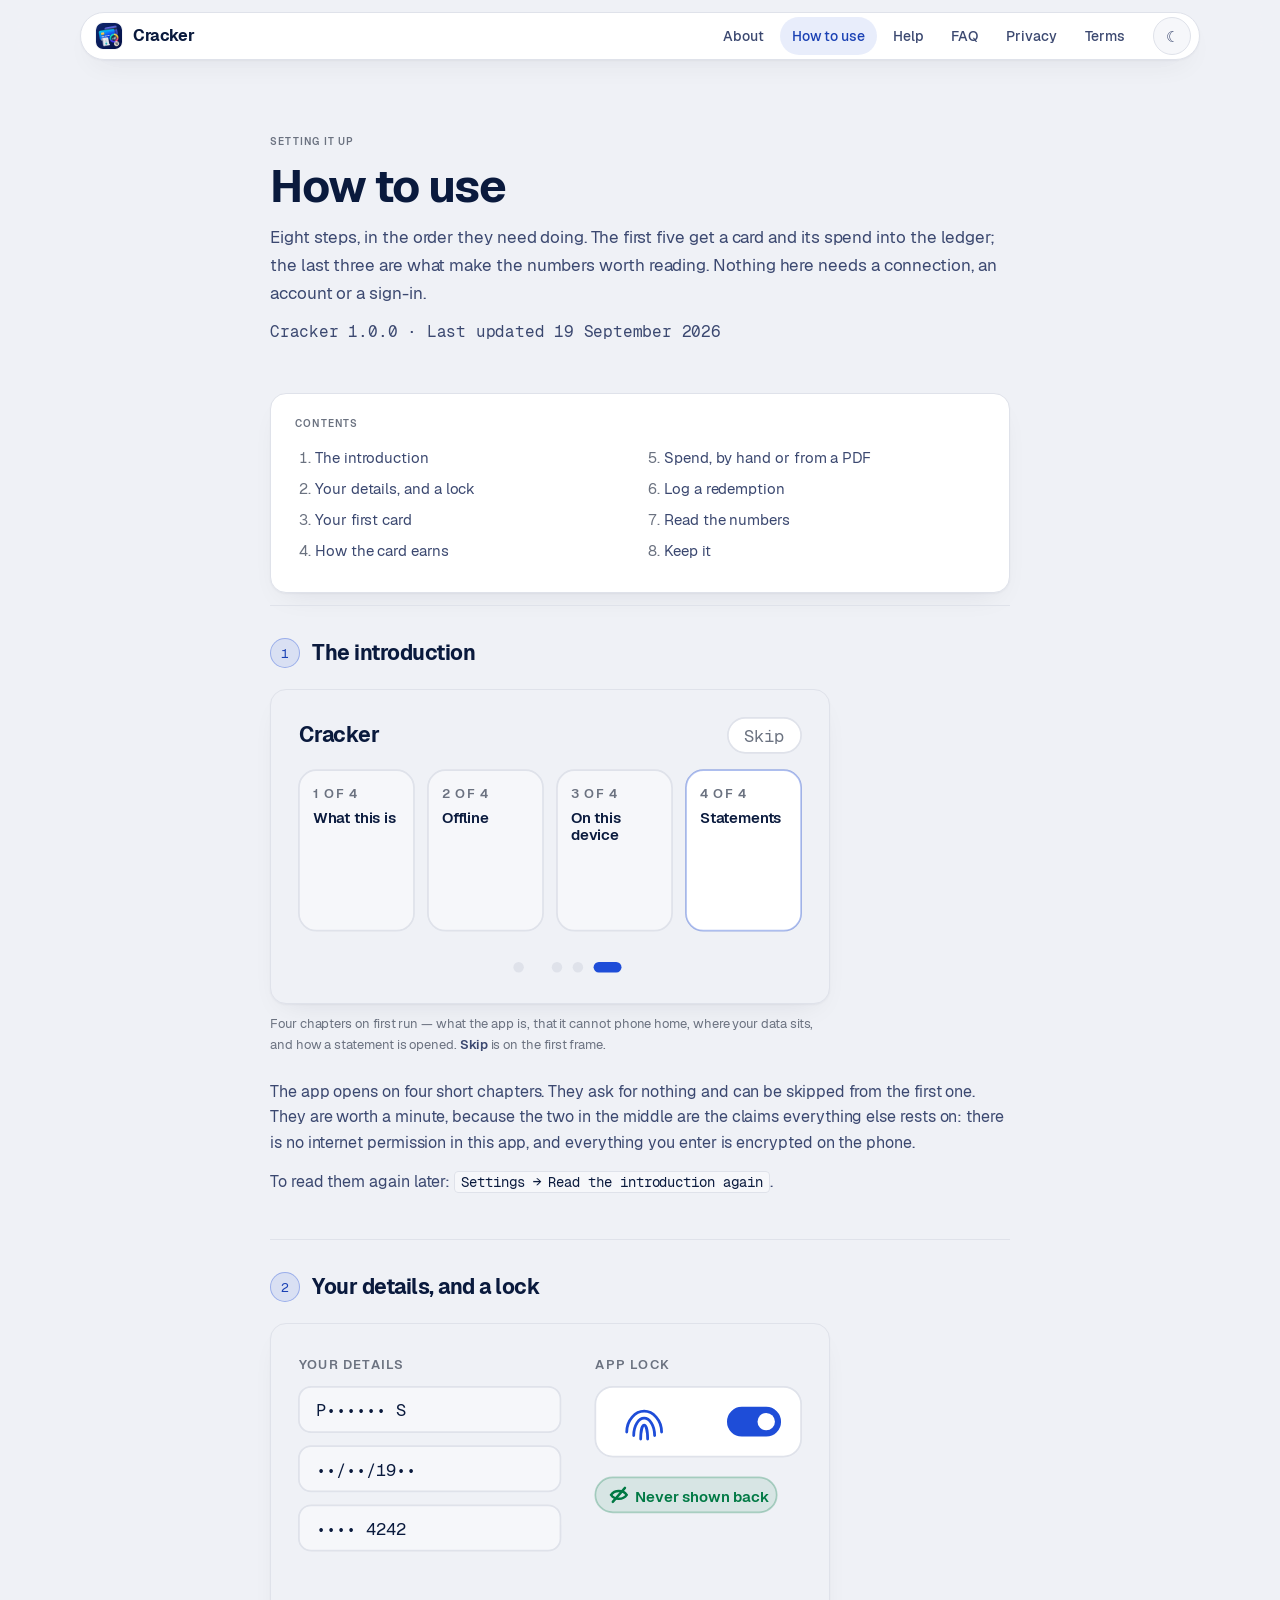
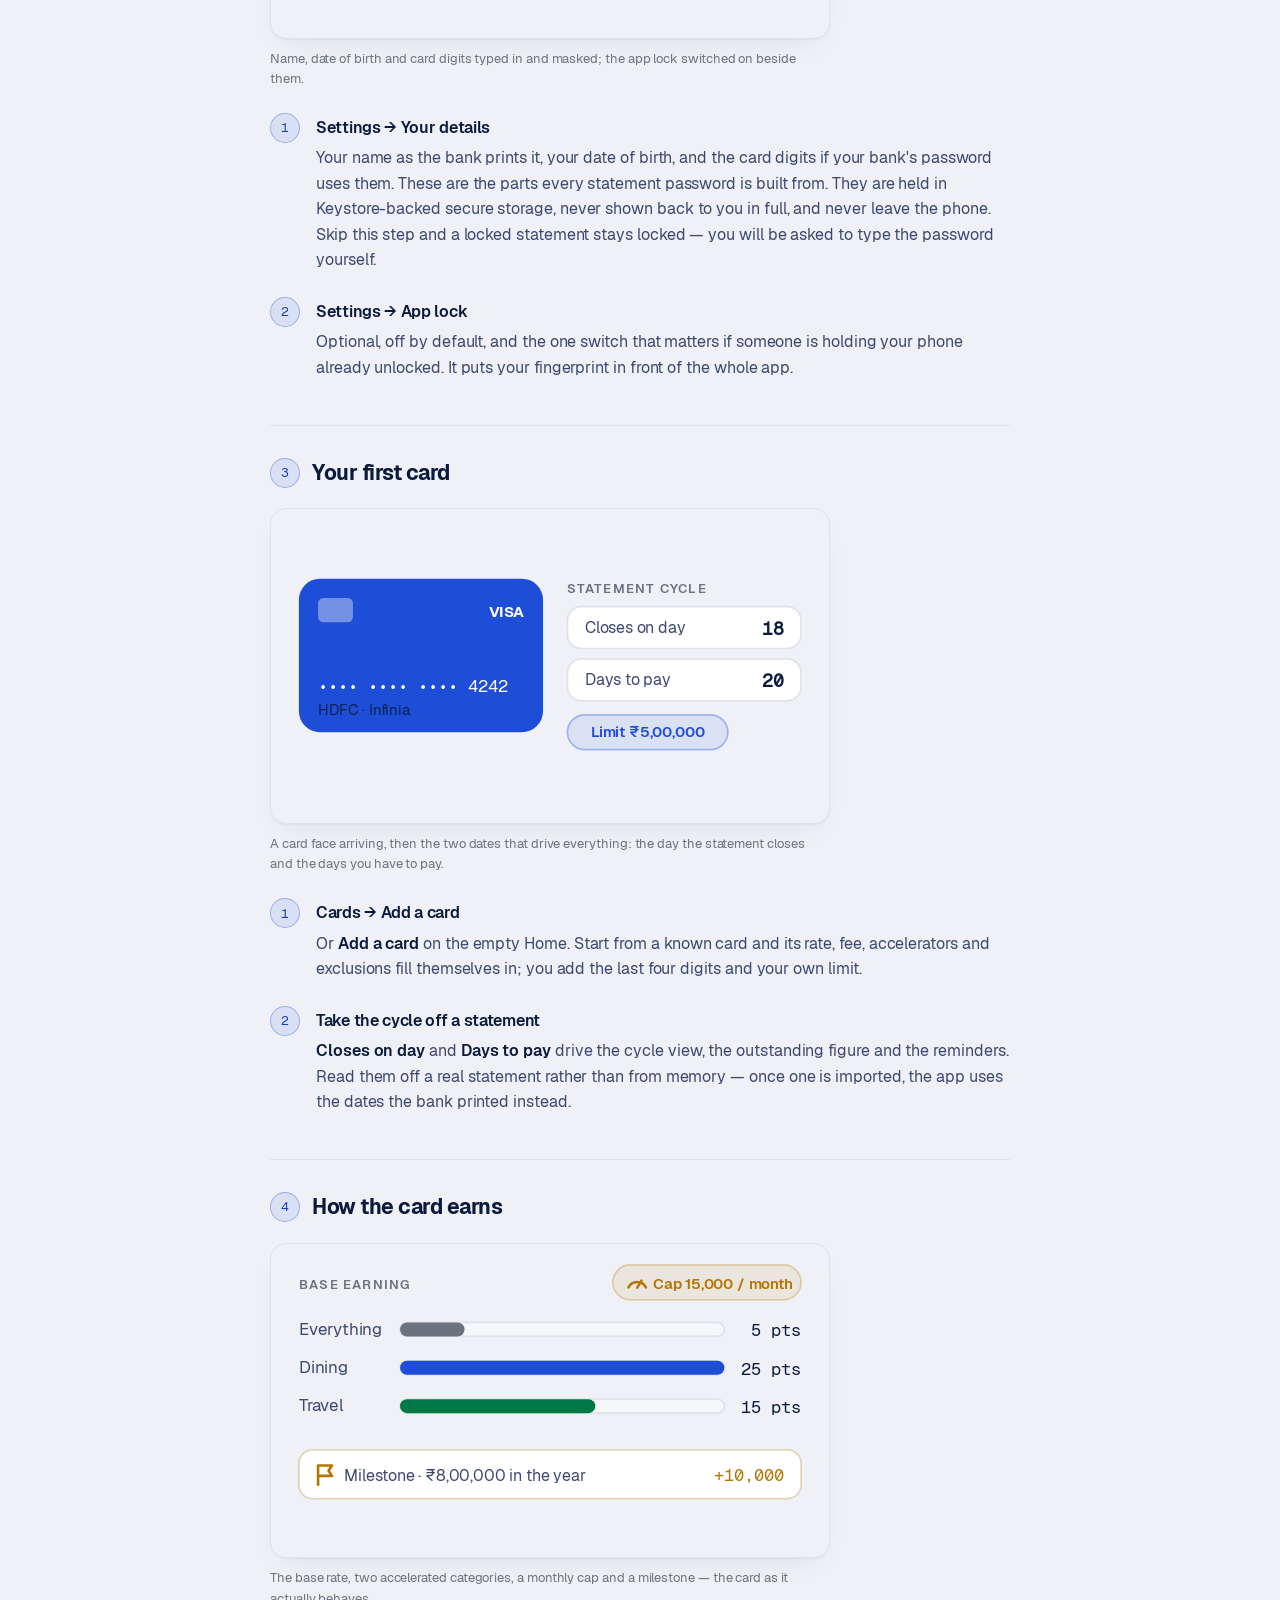
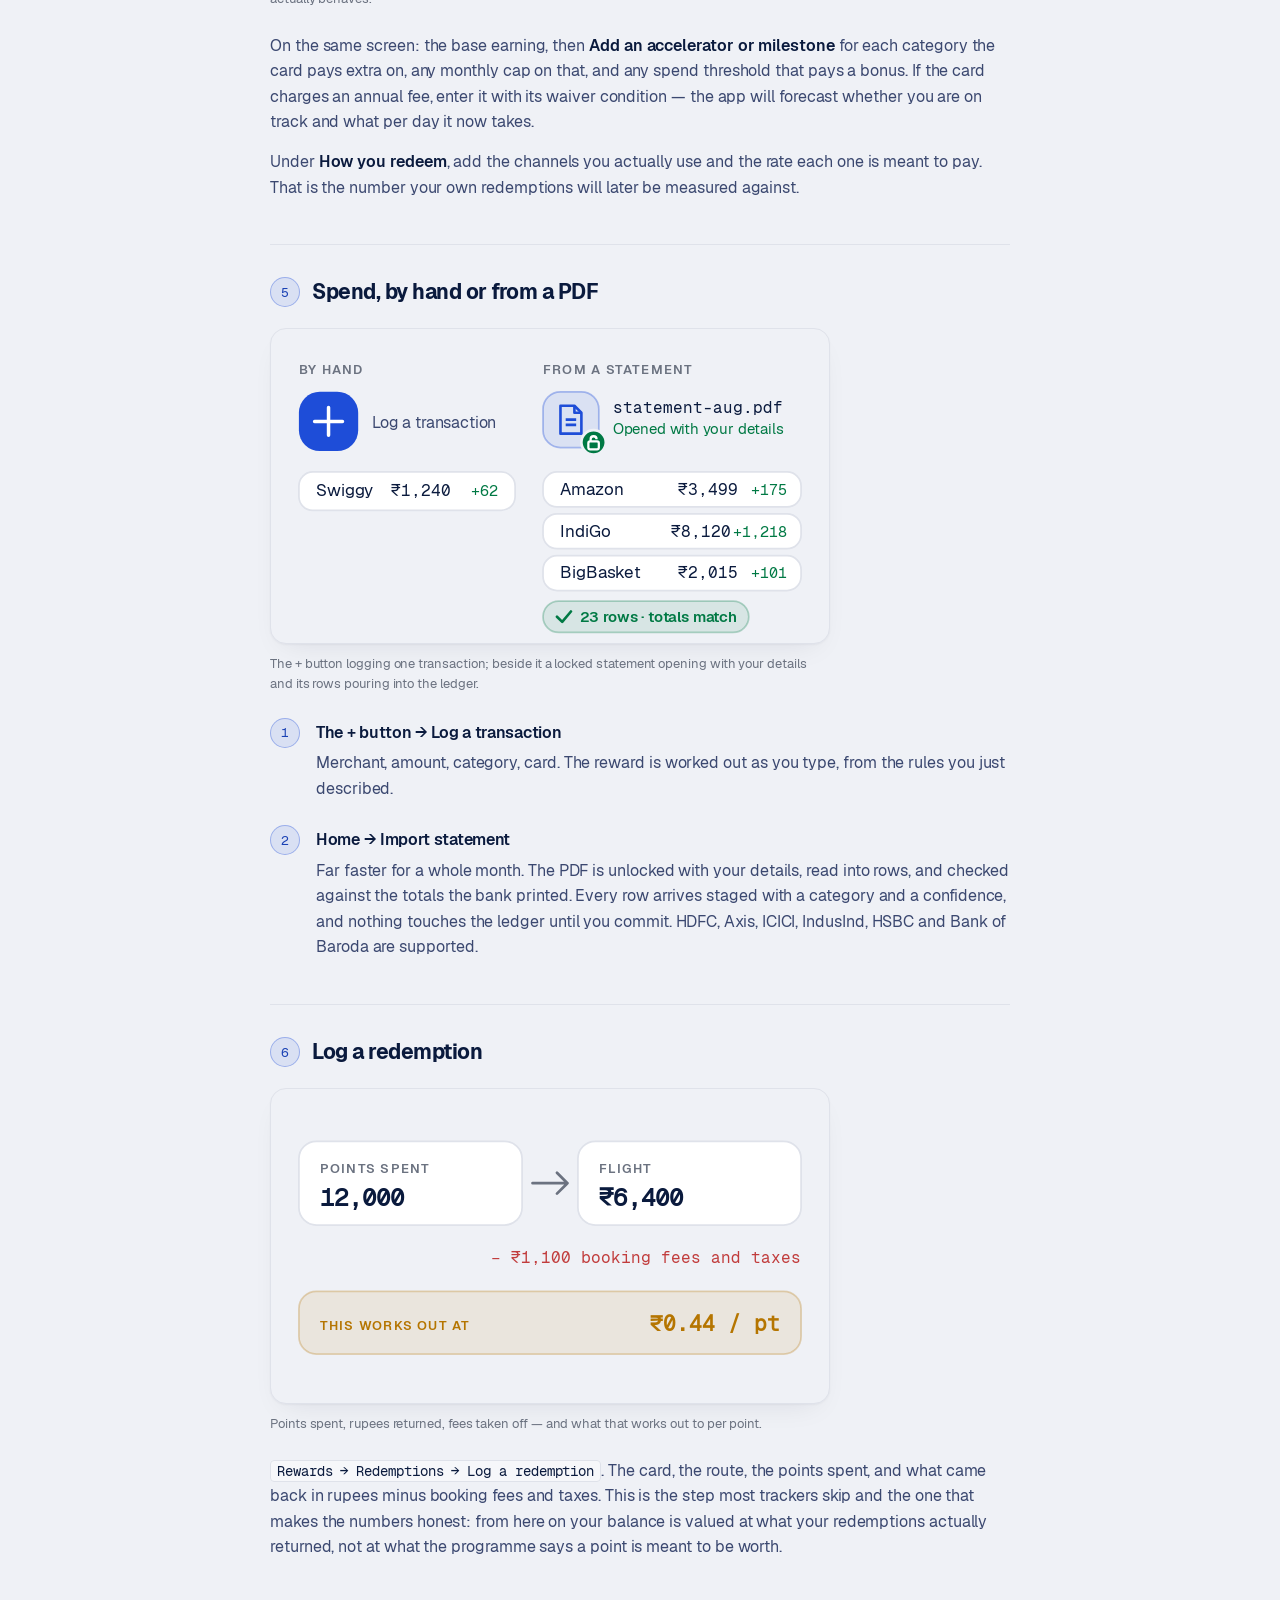
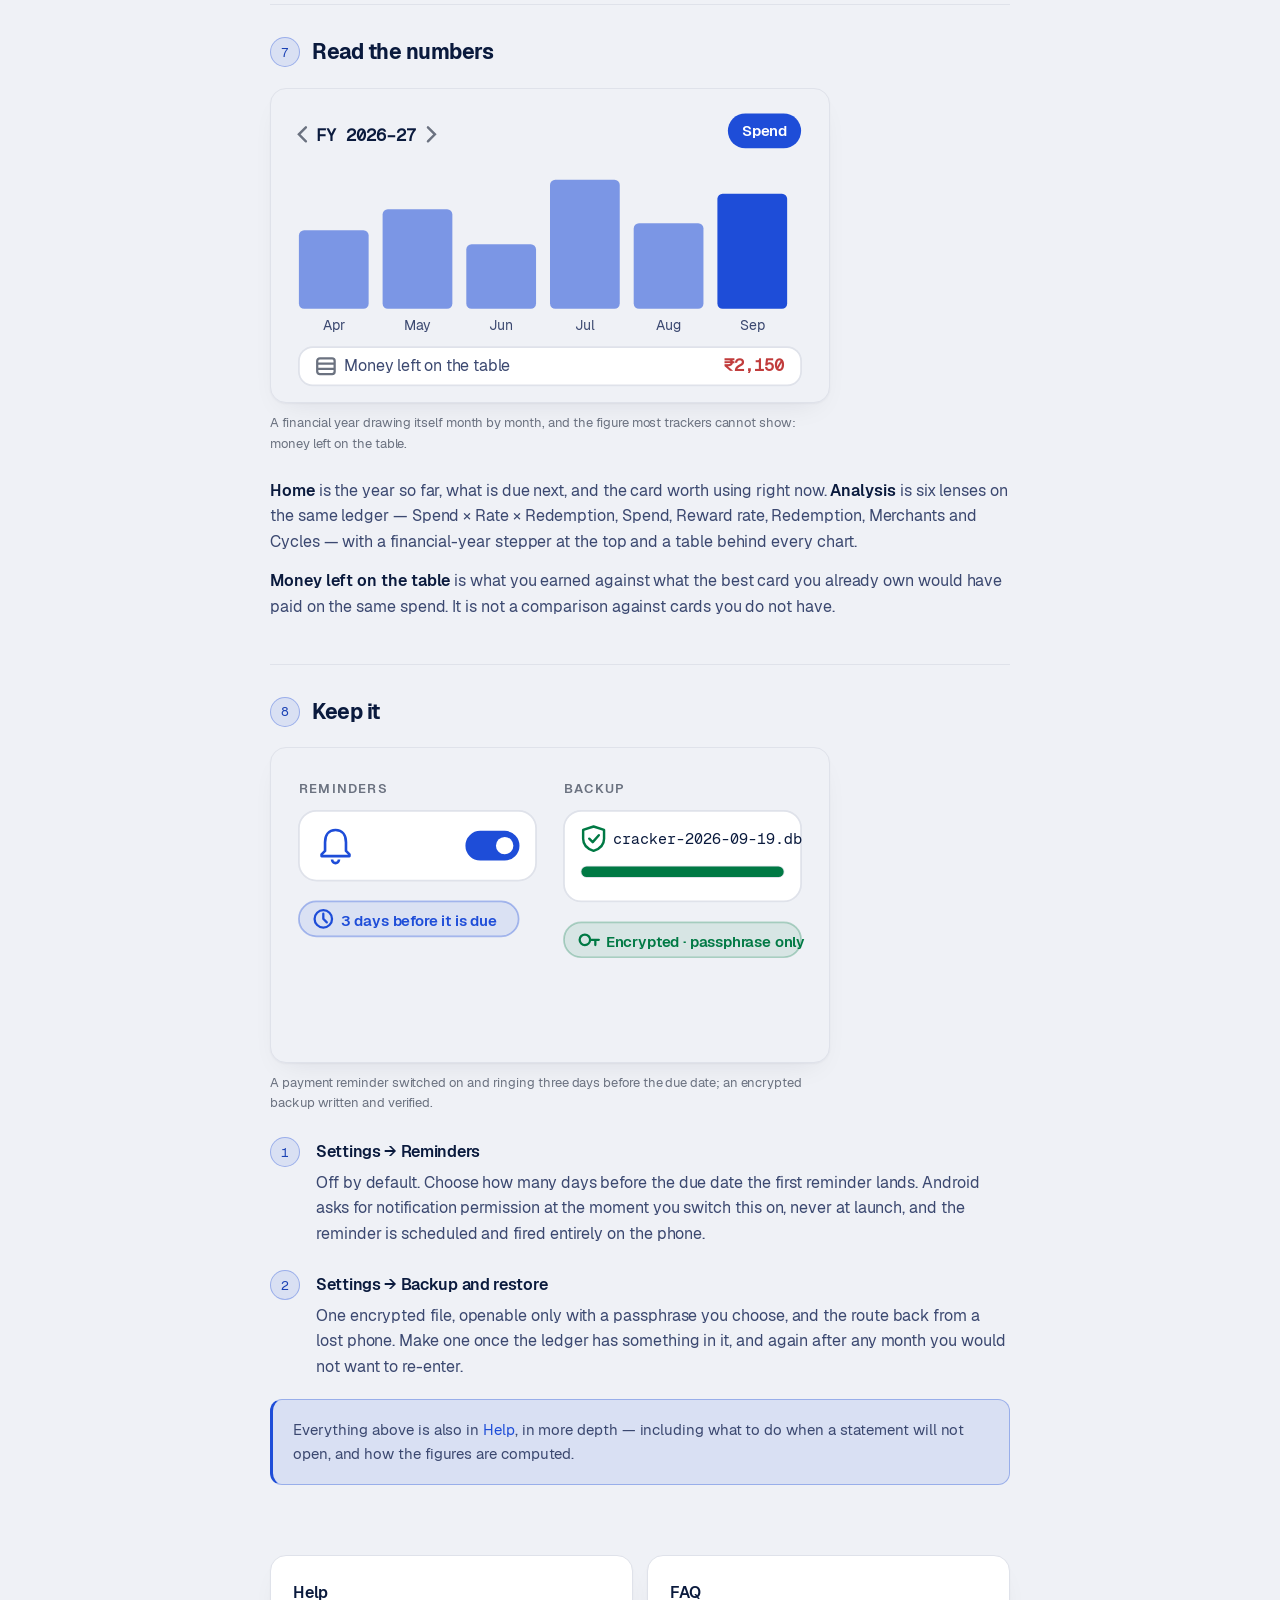
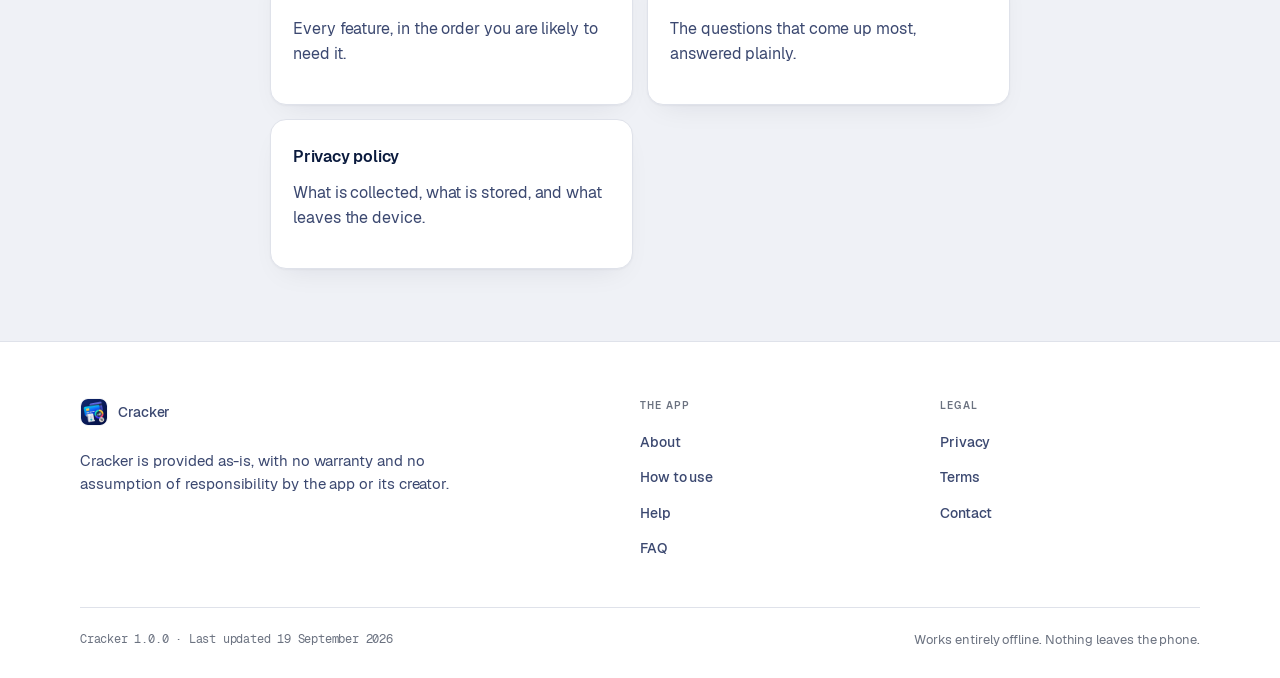
<file: guide.html>
<!DOCTYPE html>
<html lang="en">

<head>
<meta charset="utf-8">
<meta name="viewport" content="width=device-width, initial-scale=1">
<title>How to use — Cracker</title>
<meta name="description" content="Setting Cracker up for the first time: the introduction, your details and a lock, your first card, how it earns, spend by hand or from a statement PDF, a redemption, the numbers, reminders and a backup — eight steps, each shown.">
<meta name="theme-color" content="#EFF1F6" media="(prefers-color-scheme: light)">
<meta name="theme-color" content="#080A0F" media="(prefers-color-scheme: dark)">

<meta property="og:type" content="website">
<meta property="og:url" content="https://sudo-githubuser.github.io/cc_tracker_legal/guide.html">
<meta property="og:site_name" content="Cracker">
<meta property="og:title" content="How to use — Cracker">
<meta property="og:image" content="https://sudo-githubuser.github.io/cc_tracker_legal/icon.png">
<meta property="og:description" content="Eight steps from first run to a year you can read, each with a picture of the step happening.">
<meta name="twitter:card" content="summary">

<link rel="canonical" href="https://sudo-githubuser.github.io/cc_tracker_legal/guide.html">
<link rel="icon" type="image/png" href="favicon.png">
<link rel="apple-touch-icon" href="icon.png">
<link rel="stylesheet" href="styles.css">
<script>
    // Applied before first paint so a dark-theme reader never gets a white
    // flash on the way in.
    (function () {
        try {
            var t = localStorage.getItem('cracker-theme');
            if (t === 'light' || t === 'dark') {
                document.documentElement.setAttribute('data-theme', t);
            }
        } catch (e) { }
    })();
</script>
</head>

<body>
    <a class="skip-link" href="#main">Skip to content</a>

    <nav class="nav">
        <div class="nav-inner">
            <a href="index.html" class="nav-brand">
                <img class="nav-mark" src="icon.png" alt="" width="28" height="28" decoding="async">
                Cracker
            </a>
            <div class="nav-tools">
                <button class="icon-btn" data-theme-toggle type="button" aria-label="Switch theme">☾</button>
                <button class="icon-btn nav-toggle" data-nav-toggle type="button" aria-expanded="false"
                    aria-controls="nav-links" aria-label="Menu">☰</button>
            </div>
            <div class="nav-links" id="nav-links">
                <a href="index.html">About</a>
                <a href="guide.html" class="active" aria-current="page">How to use</a>
                <a href="help.html">Help</a>
                <a href="faq.html">FAQ</a>
                <a href="privacy.html">Privacy</a>
                <a href="terms.html">Terms</a>
            </div>
        </div>
    </nav>

    <main id="main" class="prose-wrap doc guide">
        <header class="page-head">
            <span class="eyebrow">Setting it up</span>
            <h1>How to use</h1>
            <p class="subtitle">
                Eight steps, in the order they need doing. The first five get a card and its spend into
                the ledger; the last three are what make the numbers worth reading. Nothing here needs a
                connection, an account or a sign-in.
            </p>
            <p class="last-updated">Cracker 1.0.0 · Last updated 19 September 2026</p>
        </header>

        <nav class="toc" aria-label="Contents">
            <h2>Contents</h2>
            <ol>
                <li><a href="#s1">The introduction</a></li>
                <li><a href="#s2">Your details, and a lock</a></li>
                <li><a href="#s3">Your first card</a></li>
                <li><a href="#s4">How the card earns</a></li>
                <li><a href="#s5">Spend, by hand or from a PDF</a></li>
                <li><a href="#s6">Log a redemption</a></li>
                <li><a href="#s7">Read the numbers</a></li>
                <li><a href="#s8">Keep it</a></li>
            </ol>
        </nav>

        <!-- ================= 1 ================= -->
        <section class="section-block step" id="s1">
            <h2><span class="step-n">1</span>The introduction</h2>

            <figure class="fig" style="--dur: 7s">
                <svg viewBox="0 0 320 180" role="img" aria-labelledby="f1-t">
                    <title id="f1-t">Four chapters on first run, with Skip on the first frame and the dots stepping through them.</title>
                    <text class="t b" x="16" y="30" font-size="12">Cracker</text>
                    <g class="skip" style="--s:.84;--e:.96">
                        <rect x="262" y="16" width="42" height="20" rx="10" class="pill-rect"/>
                        <text class="t m" x="283" y="30" font-size="9.5" text-anchor="middle">Skip</text>
                    </g>
                    <!-- Four tiles. Each is lit for one beat and handed on to the next. -->
                    <g class="ch">
                        <rect x="16" y="46" width="66" height="92" rx="10" class="tile-2"/>
                        <rect x="16" y="46" width="66" height="92" rx="10" class="tile-hi beat" style="--s:0;--e:.037;--s2:.205;--e2:.242"/>
                        <text class="eb" x="24" y="62">1 of 4</text>
                        <text class="t" x="24" y="76" font-size="8.5" font-weight="600">What this is</text>
                    </g>
                    <g class="ch">
                        <rect x="90" y="46" width="66" height="92" rx="10" class="tile-2"/>
                        <rect x="90" y="46" width="66" height="92" rx="10" class="tile-hi beat" style="--s:.205;--e:.242;--s2:.41;--e2:.447"/>
                        <text class="eb" x="98" y="62">2 of 4</text>
                        <text class="t" x="98" y="76" font-size="8.5" font-weight="600">Offline</text>
                    </g>
                    <g class="ch">
                        <rect x="164" y="46" width="66" height="92" rx="10" class="tile-2"/>
                        <rect x="164" y="46" width="66" height="92" rx="10" class="tile-hi beat" style="--s:.41;--e:.447;--s2:.615;--e2:.652"/>
                        <text class="eb" x="172" y="62">3 of 4</text>
                        <text class="t" x="172" y="76" font-size="8.5" font-weight="600">On this<tspan x="172" dy="10">device</tspan></text>
                    </g>
                    <g class="ch">
                        <rect x="238" y="46" width="66" height="92" rx="10" class="tile-2"/>
                        <rect x="238" y="46" width="66" height="92" rx="10" class="tile-hi beat" style="--s:.615;--e:.652"/>
                        <text class="eb" x="246" y="62">4 of 4</text>
                        <text class="t" x="246" y="76" font-size="8.5" font-weight="600">Statements</text>
                    </g>
                    <!-- Dots -->
                    <rect class="dot beat" x="139" y="156" height="6" rx="3" style="--s:0;--e:.037;--s2:.205;--e2:.242"/>
                    <rect class="dot beat" x="161" y="156" height="6" rx="3" style="--s:.205;--e:.242;--s2:.41;--e2:.447"/>
                    <rect class="dot beat" x="173" y="156" height="6" rx="3" style="--s:.41;--e:.447;--s2:.615;--e2:.652"/>
                    <rect class="dot beat" x="185" y="156" height="6" rx="3" style="--s:.615;--e:.652"/>
                </svg>
                <figcaption>Four chapters on first run — what the app is, that it cannot phone home, where your
                    data sits, and how a statement is opened. <strong>Skip</strong> is on the first frame.</figcaption>
            </figure>

            <p>The app opens on four short chapters. They ask for nothing and can be skipped from the first
            one. They are worth a minute, because the two in the middle are the claims everything else rests
            on: there is no internet permission in this app, and everything you enter is encrypted on the
            phone.</p>
            <p>To read them again later: <span class="mono">Settings → Read the introduction again</span>.</p>
        </section>

        <!-- ================= 2 ================= -->
        <section class="section-block step" id="s2">
            <h2><span class="step-n">2</span>Your details, and a lock</h2>

            <figure class="fig" style="--dur: 7s">
                <svg viewBox="0 0 320 180" role="img" aria-labelledby="f2-t">
                    <title id="f2-t">Name, date of birth and card digits typed in and masked; the app lock switched on beside them.</title>
                    <text class="eb" x="16" y="26">Your details</text>
                    <!-- Field 1 -->
                    <g class="field" style="--s:.04;--e:.24">
                        <rect x="16" y="36" width="150" height="26" rx="7" class="well"/>
                        <rect x="16" y="36" width="150" height="26" rx="7" class="ring"/>
                        <text class="t ph" x="26" y="53" font-size="9">Name as the bank prints it</text>
                        <text class="t m reveal" x="26" y="53" font-size="10">P•••••• S</text>
                    </g>
                    <!-- Field 2 -->
                    <g class="field" style="--s:.28;--e:.46">
                        <rect x="16" y="70" width="150" height="26" rx="7" class="well"/>
                        <rect x="16" y="70" width="150" height="26" rx="7" class="ring"/>
                        <text class="t ph" x="26" y="87" font-size="9">Date of birth</text>
                        <text class="t m reveal" x="26" y="87" font-size="10">••/••/19••</text>
                    </g>
                    <!-- Field 3 -->
                    <g class="field" style="--s:.50;--e:.60">
                        <rect x="16" y="104" width="150" height="26" rx="7" class="well"/>
                        <rect x="16" y="104" width="150" height="26" rx="7" class="ring"/>
                        <text class="t ph" x="26" y="121" font-size="9">Card digits</text>
                        <text class="t m reveal" x="26" y="121" font-size="10">•••• 4242</text>
                    </g>

                    <text class="eb" x="186" y="26">App lock</text>
                    <g style="--s:.68;--e:.80">
                        <rect x="186" y="36" width="118" height="40" rx="10" class="tile"/>
                        <!-- Fingerprint: three arcs. -->
                        <g class="tint" fill="none" stroke-width="1.6" stroke-linecap="round" transform="translate(200 46)">
                            <path d="M4 16 C4 9 9 4 14 4 C19 4 24 9 24 16"/>
                            <path d="M8 18 C8 12 11 8 14 8 C17 8 20 12 20 18"/>
                            <path d="M12 20 C12 15 13 12 14 12 C15 12 16 15 16 20"/>
                        </g>
                        <!-- Switch -->
                        <rect x="262" y="48" width="30" height="16" rx="8" class="track"/>
                        <circle class="thumb" cx="270" cy="56" r="5"/>
                    </g>
                    <g class="rise" style="--s:.80;--e:.92">
                        <rect x="186" y="88" width="104" height="20" rx="10" class="pill good"/>
                        <g class="ic good" transform="translate(194 93)" fill="none" stroke-width="1.4" stroke-linecap="round">
                            <path d="M1 5 C3 2 8 2 10 5 C8 8 3 8 1 5 Z"/>
                            <path d="M2 9 L9 1"/>
                        </g>
                        <text class="t good" x="209" y="102" font-size="8.5" font-weight="600">Never shown back</text>
                    </g>
                </svg>
                <figcaption>Name, date of birth and card digits typed in and masked; the app lock switched on
                    beside them.</figcaption>
            </figure>

            <ol class="steps">
                <li>
                    <strong>Settings → Your details</strong>
                    <p>Your name as the bank prints it, your date of birth, and the card digits if your bank's
                    password uses them. These are the parts every statement password is built from. They are
                    held in Keystore-backed secure storage, never shown back to you in full, and never leave
                    the phone. Skip this step and a locked statement stays locked — you will be asked to type
                    the password yourself.</p>
                </li>
                <li>
                    <strong>Settings → App lock</strong>
                    <p>Optional, off by default, and the one switch that matters if someone is holding your
                    phone already unlocked. It puts your fingerprint in front of the whole app.</p>
                </li>
            </ol>
        </section>

        <!-- ================= 3 ================= -->
        <section class="section-block step" id="s3">
            <h2><span class="step-n">3</span>Your first card</h2>

            <figure class="fig" style="--dur: 6s">
                <svg viewBox="0 0 320 180" role="img" aria-labelledby="f3-t">
                    <title id="f3-t">A card face arriving, then the two dates that drive everything: the day the statement closes and the days you have to pay.</title>
                    <g class="land" style="--s:.04;--e:.34">
                        <rect x="16" y="40" width="140" height="88" rx="12" class="face"/>
                        <rect x="27" y="51" width="20" height="14" rx="3" fill="#fff" fill-opacity=".38"/>
                        <text x="145" y="62" font-size="8.5" font-weight="700" text-anchor="end" class="t w">VISA</text>
                        <text x="27" y="105" font-size="10" class="t w m">•••• •••• •••• 4242</text>
                        <text x="27" y="118" font-size="8.5" fill="#fff" fill-opacity=".88" class="t">HDFC · Infinia</text>
                    </g>
                    <text class="eb" x="170" y="48">Statement cycle</text>
                    <g class="rise" style="--s:.42;--e:.56">
                        <rect x="170" y="56" width="134" height="24" rx="8" class="tile"/>
                        <text class="t d" x="180" y="71" font-size="9">Closes on day</text>
                        <text class="t m b" x="294" y="72" font-size="10.5" text-anchor="end">18</text>
                    </g>
                    <g class="rise" style="--s:.56;--e:.70">
                        <rect x="170" y="86" width="134" height="24" rx="8" class="tile"/>
                        <text class="t d" x="180" y="101" font-size="9">Days to pay</text>
                        <text class="t m b" x="294" y="102" font-size="10.5" text-anchor="end">20</text>
                    </g>
                    <g class="rise" style="--s:.72;--e:.86">
                        <rect x="170" y="118" width="92" height="20" rx="10" class="pill accent"/>
                        <text class="t accent" x="216" y="131" font-size="8.5" font-weight="600" text-anchor="middle">Limit ₹5,00,000</text>
                    </g>
                </svg>
                <figcaption>A card face arriving, then the two dates that drive everything: the day the
                    statement closes and the days you have to pay.</figcaption>
            </figure>

            <ol class="steps">
                <li>
                    <strong>Cards → Add a card</strong>
                    <p>Or <strong>Add a card</strong> on the empty Home. Start from a known card and its
                    rate, fee, accelerators and exclusions fill themselves in; you add the last four digits
                    and your own limit.</p>
                </li>
                <li>
                    <strong>Take the cycle off a statement</strong>
                    <p><strong>Closes on day</strong> and <strong>Days to pay</strong> drive the cycle view,
                    the outstanding figure and the reminders. Read them off a real statement rather than from
                    memory — once one is imported, the app uses the dates the bank printed instead.</p>
                </li>
            </ol>
        </section>

        <!-- ================= 4 ================= -->
        <section class="section-block step" id="s4">
            <h2><span class="step-n">4</span>How the card earns</h2>

            <figure class="fig" style="--dur: 6s">
                <svg viewBox="0 0 320 180" role="img" aria-labelledby="f4-t">
                    <title id="f4-t">The base rate, two accelerated categories, a monthly cap and a milestone — the card as it actually behaves.</title>
                    <text class="eb" x="16" y="26">Base earning</text>
                    <g class="rise" style="--s:.62;--e:.74">
                        <rect x="196" y="12" width="108" height="20" rx="10" class="pill warn"/>
                        <g class="ic warn" transform="translate(204 16)" fill="none" stroke-width="1.4" stroke-linecap="round">
                            <path d="M1 9 A5.5 5.5 0 0 1 11 9"/><path d="M6 9 L8.5 5"/>
                        </g>
                        <text class="t warn" x="219" y="26" font-size="8.5" font-weight="600">Cap 15,000 / month</text>
                    </g>
                    <!-- Bars -->
                    <g style="--s:.06;--e:.26">
                        <text class="t d" x="16" y="52" font-size="9.5">Everything</text>
                        <rect x="74" y="45" width="186" height="8" rx="4" class="well"/>
                        <rect x="74" y="45" width="37" height="8" rx="4" class="grow-x muted"/>
                        <text class="t m fade" x="304" y="53" font-size="9.5" text-anchor="end">5 pts</text>
                    </g>
                    <g style="--s:.24;--e:.48">
                        <text class="t d" x="16" y="74" font-size="9.5">Dining</text>
                        <rect x="74" y="67" width="186" height="8" rx="4" class="well"/>
                        <rect x="74" y="67" width="186" height="8" rx="4" class="grow-x accent"/>
                        <text class="t m fade" x="304" y="75" font-size="9.5" text-anchor="end">25 pts</text>
                    </g>
                    <g style="--s:.42;--e:.62">
                        <text class="t d" x="16" y="96" font-size="9.5">Travel</text>
                        <rect x="74" y="89" width="186" height="8" rx="4" class="well"/>
                        <rect x="74" y="89" width="112" height="8" rx="4" class="grow-x good"/>
                        <text class="t m fade" x="304" y="97" font-size="9.5" text-anchor="end">15 pts</text>
                    </g>
                    <g class="rise" style="--s:.76;--e:.90">
                        <rect x="16" y="118" width="288" height="28" rx="8" class="tile warn-edge"/>
                        <g class="ic warn" transform="translate(26 126)" fill="none" stroke-width="1.5" stroke-linecap="round" stroke-linejoin="round">
                            <path d="M1 12 L1 1 L9 1 L7 4 L9 7 L1 7"/>
                        </g>
                        <text class="t d" x="42" y="136" font-size="9">Milestone · ₹8,00,000 in the year</text>
                        <text class="t m warn" x="294" y="136" font-size="9.5" text-anchor="end">+10,000</text>
                    </g>
                </svg>
                <figcaption>The base rate, two accelerated categories, a monthly cap and a milestone — the card
                    as it actually behaves.</figcaption>
            </figure>

            <p>On the same screen: the base earning, then <strong>Add an accelerator or milestone</strong>
            for each category the card pays extra on, any monthly cap on that, and any spend threshold that
            pays a bonus. If the card charges an annual fee, enter it with its waiver condition — the app will
            forecast whether you are on track and what per day it now takes.</p>
            <p>Under <strong>How you redeem</strong>, add the channels you actually use and the rate each one
            is meant to pay. That is the number your own redemptions will later be measured against.</p>
        </section>

        <!-- ================= 5 ================= -->
        <section class="section-block step" id="s5">
            <h2><span class="step-n">5</span>Spend, by hand or from a PDF</h2>

            <figure class="fig" style="--dur: 8s">
                <svg viewBox="0 0 320 180" role="img" aria-labelledby="f5-t">
                    <title id="f5-t">The + button logging one transaction; beside it a locked statement opening with your details and its rows pouring into the ledger.</title>
                    <text class="eb" x="16" y="26">By hand</text>
                    <g class="press" style="--s:.06;--e:.16">
                        <rect x="16" y="36" width="34" height="34" rx="12" class="fab"/>
                        <path d="M33 45 V61 M25 53 H41" stroke="#fff" stroke-width="2" stroke-linecap="round"/>
                    </g>
                    <text class="t d" x="58" y="57" font-size="9">Log a transaction</text>
                    <g class="rise" style="--s:.16;--e:.30">
                        <rect x="16" y="82" width="124" height="22" rx="8" class="tile"/>
                        <text class="t" x="26" y="96" font-size="9.5">Swiggy</text>
                        <text class="t m" x="103" y="96" font-size="9" text-anchor="end">₹1,240</text>
                        <text class="t m good" x="130" y="96" font-size="8.5" text-anchor="end">+62</text>
                    </g>

                    <text class="eb" x="156" y="26">From a statement</text>
                    <g style="--s:.40;--e:.52">
                        <rect x="156" y="36" width="32" height="32" rx="10" class="glyph"/>
                        <!-- Document -->
                        <g class="tint" fill="none" stroke-width="1.5" stroke-linejoin="round" transform="translate(165 43)">
                            <path d="M1 1 H9 L13 5 V17 H1 Z"/><path d="M9 1 V5 H13"/><path d="M4 9 H10 M4 12 H10"/>
                        </g>
                        <!-- Lock badge: shut, then open. -->
                        <circle cx="185" cy="65" r="7" class="badge"/>
                        <g class="swap-a" fill="none" stroke="#fff" stroke-width="1.3" transform="translate(181.5 61)">
                            <rect x="0.5" y="3.5" width="6" height="4.5" rx="1"/><path d="M1.8 3.5 V2.2 A1.7 1.7 0 0 1 5.2 2.2 V3.5"/>
                        </g>
                        <g class="swap-b" fill="none" stroke="#fff" stroke-width="1.3" transform="translate(181.5 61)">
                            <rect x="0.5" y="3.5" width="6" height="4.5" rx="1"/><path d="M1.8 3.5 V2.2 A1.7 1.7 0 0 1 5.2 2.2"/>
                        </g>
                        <text class="t m" x="196" y="48" font-size="9">statement-aug.pdf</text>
                        <text class="t d swap-a" x="196" y="60" font-size="8.5">Password-protected</text>
                        <text class="t good swap-b" x="196" y="60" font-size="8.5">Opened with your details</text>
                    </g>
                    <g class="rise" style="--s:.54;--e:.64">
                        <rect x="156" y="82" width="148" height="20" rx="8" class="tile"/>
                        <text class="t" x="166" y="95" font-size="9.5">Amazon</text>
                        <text class="t m" x="268" y="95" font-size="9" text-anchor="end">₹3,499</text>
                        <text class="t m good" x="296" y="95" font-size="8.5" text-anchor="end">+175</text>
                    </g>
                    <g class="rise" style="--s:.60;--e:.70">
                        <rect x="156" y="106" width="148" height="20" rx="8" class="tile"/>
                        <text class="t" x="166" y="119" font-size="9.5">IndiGo</text>
                        <text class="t m" x="264" y="119" font-size="9" text-anchor="end">₹8,120</text>
                        <text class="t m good" x="296" y="119" font-size="8.5" text-anchor="end">+1,218</text>
                    </g>
                    <g class="rise" style="--s:.66;--e:.76">
                        <rect x="156" y="130" width="148" height="20" rx="8" class="tile"/>
                        <text class="t" x="166" y="143" font-size="9.5">BigBasket</text>
                        <text class="t m" x="268" y="143" font-size="9" text-anchor="end">₹2,015</text>
                        <text class="t m good" x="296" y="143" font-size="8.5" text-anchor="end">+101</text>
                    </g>
                    <g class="rise" style="--s:.80;--e:.90">
                        <rect x="156" y="156" width="118" height="18" rx="9" class="pill good"/>
                        <path d="M164 165 L167 168 L172 162" fill="none" class="ic good" stroke-width="1.5" stroke-linecap="round" stroke-linejoin="round"/>
                        <text class="t good" x="177" y="168" font-size="8.5" font-weight="600">23 rows · totals match</text>
                    </g>
                </svg>
                <figcaption>The + button logging one transaction; beside it a locked statement opening with
                    your details and its rows pouring into the ledger.</figcaption>
            </figure>

            <ol class="steps">
                <li>
                    <strong>The + button → Log a transaction</strong>
                    <p>Merchant, amount, category, card. The reward is worked out as you type, from the rules
                    you just described.</p>
                </li>
                <li>
                    <strong>Home → Import statement</strong>
                    <p>Far faster for a whole month. The PDF is unlocked with your details, read into rows,
                    and checked against the totals the bank printed. Every row arrives staged with a category
                    and a confidence, and nothing touches the ledger until you commit. HDFC, Axis, ICICI,
                    IndusInd, HSBC and Bank of Baroda are supported.</p>
                </li>
            </ol>
        </section>

        <!-- ================= 6 ================= -->
        <section class="section-block step" id="s6">
            <h2><span class="step-n">6</span>Log a redemption</h2>

            <figure class="fig" style="--dur: 7s">
                <svg viewBox="0 0 320 180" role="img" aria-labelledby="f6-t">
                    <title id="f6-t">Points spent, rupees returned, fees taken off — and what that works out to per point.</title>
                    <g class="rise" style="--s:.04;--e:.18">
                        <rect x="16" y="30" width="128" height="48" rx="10" class="tile"/>
                        <text class="eb" x="28" y="48">Points spent</text>
                        <text class="t m b" x="28" y="67" font-size="14">12,000</text>
                    </g>
                    <g class="slide" style="--s:.18;--e:.30">
                        <path d="M150 54 H170 M164 48 L170 54 L164 60" fill="none" class="ic muted" stroke-width="1.6" stroke-linecap="round" stroke-linejoin="round"/>
                    </g>
                    <g class="rise" style="--s:.26;--e:.42">
                        <rect x="176" y="30" width="128" height="48" rx="10" class="tile"/>
                        <text class="eb" x="188" y="48">Flight</text>
                        <text class="t m b" x="188" y="67" font-size="14">₹6,400</text>
                    </g>
                    <g class="rise" style="--s:.48;--e:.62">
                        <text class="t m crit" x="304" y="100" font-size="9" text-anchor="end">− ₹1,100 booking fees and taxes</text>
                    </g>
                    <g class="rise" style="--s:.68;--e:.90">
                        <rect x="16" y="116" width="288" height="36" rx="10" class="box warn"/>
                        <text class="eb warn" x="28" y="138">This works out at</text>
                        <text class="t m b warn" x="292" y="139" font-size="12" text-anchor="end">₹0.44 / pt</text>
                    </g>
                </svg>
                <figcaption>Points spent, rupees returned, fees taken off — and what that works out to per
                    point.</figcaption>
            </figure>

            <p><span class="mono">Rewards → Redemptions → Log a redemption</span>. The card, the route, the
            points spent, and what came back in rupees minus booking fees and taxes. This is the step most
            trackers skip and the one that makes the numbers honest: from here on your balance is valued at
            what your redemptions actually returned, not at what the programme says a point is meant to be
            worth.</p>
        </section>

        <!-- ================= 7 ================= -->
        <section class="section-block step" id="s7">
            <h2><span class="step-n">7</span>Read the numbers</h2>

            <figure class="fig" style="--dur: 7s">
                <svg viewBox="0 0 320 180" role="img" aria-labelledby="f7-t">
                    <title id="f7-t">A financial year drawing itself month by month, and the figure most trackers cannot show: money left on the table.</title>
                    <path d="M20 22 L16 26 L20 30" fill="none" class="ic muted" stroke-width="1.4" stroke-linecap="round"/>
                    <text class="t m b" x="26" y="30" font-size="10">FY 2026–27</text>
                    <path d="M90 22 L94 26 L90 30" fill="none" class="ic muted" stroke-width="1.4" stroke-linecap="round"/>
                    <rect x="262" y="14" width="42" height="20" rx="10" class="fab"/>
                    <text class="t w" x="283" y="27" font-size="8.5" font-weight="600" text-anchor="middle">Spend</text>
                    <!-- Six months. Bars grow from the baseline at y=126. -->
                    <g style="--s:.06;--e:.30"><rect class="grow-y bar" x="16" y="81" width="40" height="45" rx="3"/></g>
                    <g style="--s:.13;--e:.37"><rect class="grow-y bar" x="64" y="69" width="40" height="57" rx="3"/></g>
                    <g style="--s:.20;--e:.44"><rect class="grow-y bar" x="112" y="89" width="40" height="37" rx="3"/></g>
                    <g style="--s:.27;--e:.51"><rect class="grow-y bar" x="160" y="52" width="40" height="74" rx="3"/></g>
                    <g style="--s:.34;--e:.58"><rect class="grow-y bar" x="208" y="77" width="40" height="49" rx="3"/></g>
                    <g style="--s:.41;--e:.65"><rect class="grow-y bar now" x="256" y="60" width="40" height="66" rx="3"/></g>
                    <g class="eb-row">
                        <text class="t d" x="36" y="138" font-size="8" text-anchor="middle">Apr</text>
                        <text class="t d" x="84" y="138" font-size="8" text-anchor="middle">May</text>
                        <text class="t d" x="132" y="138" font-size="8" text-anchor="middle">Jun</text>
                        <text class="t d" x="180" y="138" font-size="8" text-anchor="middle">Jul</text>
                        <text class="t d" x="228" y="138" font-size="8" text-anchor="middle">Aug</text>
                        <text class="t d" x="276" y="138" font-size="8" text-anchor="middle">Sep</text>
                    </g>
                    <g class="rise" style="--s:.70;--e:.84">
                        <rect x="16" y="148" width="288" height="22" rx="8" class="tile"/>
                        <g class="ic muted" transform="translate(26 154)" fill="none" stroke-width="1.3">
                            <rect x="0.5" y="0.5" width="10" height="9" rx="1.5"/><path d="M0.5 3.5 H10.5 M0.5 6.5 H10.5"/>
                        </g>
                        <text class="t d" x="42" y="162" font-size="9">Money left on the table</text>
                        <text class="t m b crit" x="294" y="162" font-size="10" text-anchor="end">₹2,150</text>
                    </g>
                </svg>
                <figcaption>A financial year drawing itself month by month, and the figure most trackers cannot
                    show: money left on the table.</figcaption>
            </figure>

            <p><strong>Home</strong> is the year so far, what is due next, and the card worth using right
            now. <strong>Analysis</strong> is six lenses on the same ledger — Spend × Rate × Redemption, Spend,
            Reward rate, Redemption, Merchants and Cycles — with a financial-year stepper at the top and a
            table behind every chart.</p>
            <p><strong>Money left on the table</strong> is what you earned against what the best card you
            already own would have paid on the same spend. It is not a comparison against cards you do not
            have.</p>
        </section>

        <!-- ================= 8 ================= -->
        <section class="section-block step" id="s8">
            <h2><span class="step-n">8</span>Keep it</h2>

            <figure class="fig" style="--dur: 7s">
                <svg viewBox="0 0 320 180" role="img" aria-labelledby="f8-t">
                    <title id="f8-t">A payment reminder switched on and ringing three days before the due date; an encrypted backup written and verified.</title>
                    <text class="eb" x="16" y="26">Reminders</text>
                    <g style="--s:.06;--e:.20">
                        <rect x="16" y="36" width="136" height="40" rx="10" class="tile"/>
                        <g class="bell">
                            <path class="tint2" d="M9 1 C5 1 3 4 3 8 V13 L1 15 V16 H17 V15 L15 13 V8 C15 4 13 1 9 1 Z M7 18 A2 2 0 0 0 11 18" fill="none" stroke-width="1.5" stroke-linejoin="round" transform="translate(28 46)"/>
                        </g>
                        <rect x="112" y="48" width="30" height="16" rx="8" class="track"/>
                        <circle class="thumb" cx="120" cy="56" r="5"/>
                    </g>
                    <g class="rise" style="--s:.20;--e:.32">
                        <rect x="16" y="88" width="126" height="20" rx="10" class="pill accent"/>
                        <g class="ic accent" transform="translate(24 92)" fill="none" stroke-width="1.3" stroke-linecap="round">
                            <circle cx="6" cy="6" r="5"/><path d="M6 3 V6 L8 8"/>
                        </g>
                        <text class="t accent" x="40" y="102" font-size="8.5" font-weight="600">3 days before it is due</text>
                    </g>

                    <text class="eb" x="168" y="26">Backup</text>
                    <g style="--s:.52;--e:.82">
                        <rect x="168" y="36" width="136" height="52" rx="10" class="tile"/>
                        <g class="done" style="--s:.84;--e:.94">
                            <path class="swap-a ic accent" d="M7 1 L1 3 V8 C1 12 4 14 7 15 C10 14 13 12 13 8 V3 Z" fill="none" stroke-width="1.4" stroke-linejoin="round" transform="translate(178 44)"/>
                            <g class="swap-b ic good" fill="none" stroke-width="1.4" stroke-linejoin="round" stroke-linecap="round" transform="translate(178 44)">
                                <path d="M7 1 L1 3 V8 C1 12 4 14 7 15 C10 14 13 12 13 8 V3 Z"/><path d="M4.5 8 L6.5 10 L10 6"/>
                            </g>
                        </g>
                        <text class="t m" x="196" y="55" font-size="8.5">cracker-2026-09-19.db</text>
                        <rect x="178" y="68" width="116" height="6" rx="3" class="well"/>
                        <rect x="178" y="68" width="116" height="6" rx="3" class="grow-x progress"/>
                    </g>
                    <g class="rise" style="--s:.84;--e:.94">
                        <rect x="168" y="100" width="136" height="20" rx="10" class="pill good"/>
                        <g class="ic good" transform="translate(176 104)" fill="none" stroke-width="1.3" stroke-linecap="round">
                            <circle cx="4" cy="6" r="3"/><path d="M7 6 H12 M10 6 V9"/>
                        </g>
                        <text class="t good" x="192" y="114" font-size="8.5" font-weight="600">Encrypted · passphrase only</text>
                    </g>
                </svg>
                <figcaption>A payment reminder switched on and ringing three days before the due date; an
                    encrypted backup written and verified.</figcaption>
            </figure>

            <ol class="steps">
                <li>
                    <strong>Settings → Reminders</strong>
                    <p>Off by default. Choose how many days before the due date the first reminder lands.
                    Android asks for notification permission at the moment you switch this on, never at
                    launch, and the reminder is scheduled and fired entirely on the phone.</p>
                </li>
                <li>
                    <strong>Settings → Backup and restore</strong>
                    <p>One encrypted file, openable only with a passphrase you choose, and the route back from
                    a lost phone. Make one once the ledger has something in it, and again after any month you
                    would not want to re-enter.</p>
                </li>
            </ol>

            <div class="callout callout-info">
                <p>Everything above is also in <a href="help.html">Help</a>, in more depth — including what to
                do when a statement will not open, and how the figures are computed.</p>
            </div>
        </section>

        <div class="link-grid">
            <a href="help.html" class="link-card">
                <h3>Help</h3>
                <p>Every feature, in the order you are likely to need it.</p>
            </a>
            <a href="faq.html" class="link-card">
                <h3>FAQ</h3>
                <p>The questions that come up most, answered plainly.</p>
            </a>
            <a href="privacy.html" class="link-card">
                <h3>Privacy policy</h3>
                <p>What is collected, what is stored, and what leaves the device.</p>
            </a>
        </div>
    </main>

    <footer class="footer">
        <div class="footer-grid">
            <div class="footer-brand">
                <a href="index.html" class="nav-brand">
                    <img class="nav-mark" src="icon.png" alt="" width="28" height="28" decoding="async">
                    Cracker
                </a>
                <p>Cracker is provided as-is, with no warranty and no assumption of responsibility by the
                app or its creator.</p>
            </div>
            <div>
                <h4>The app</h4>
                <ul>
                    <li><a href="index.html">About</a></li>
                    <li><a href="guide.html">How to use</a></li>
                    <li><a href="help.html">Help</a></li>
                    <li><a href="faq.html">FAQ</a></li>
                </ul>
            </div>
            <div>
                <h4>Legal</h4>
                <ul>
                    <li><a href="privacy.html">Privacy</a></li>
                    <li><a href="terms.html">Terms</a></li>
                    <li><a href="mailto:praveen.dev.mys@gmail.com">Contact</a></li>
                </ul>
            </div>
        </div>
        <div class="footer-bottom">
            <span class="last-updated">Cracker 1.0.0 · Last updated 19 September 2026</span>
            <span>Works entirely offline. Nothing leaves the phone.</span>
        </div>
    </footer>

    <button class="to-top" data-to-top type="button" aria-label="Back to top">↑</button>

    <script src="site.js" defer></script>
</body>

</html>
</file>
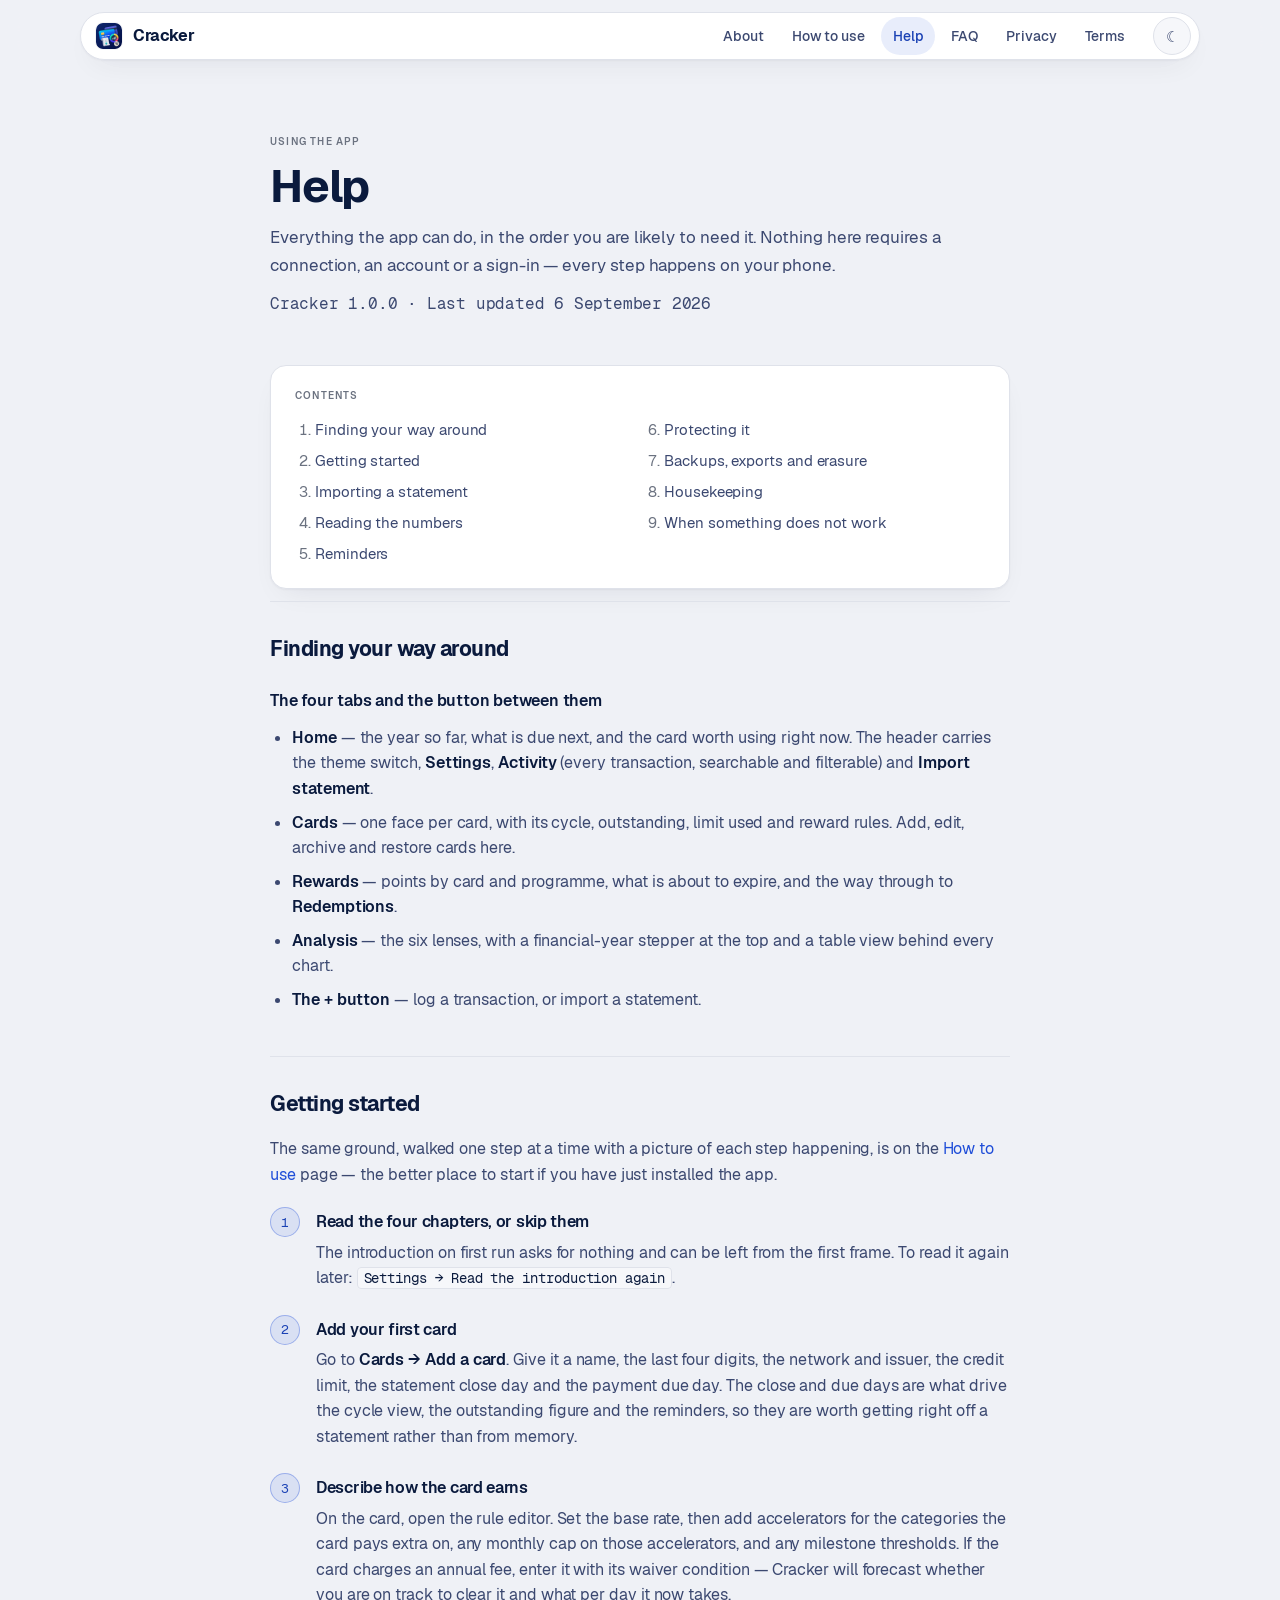
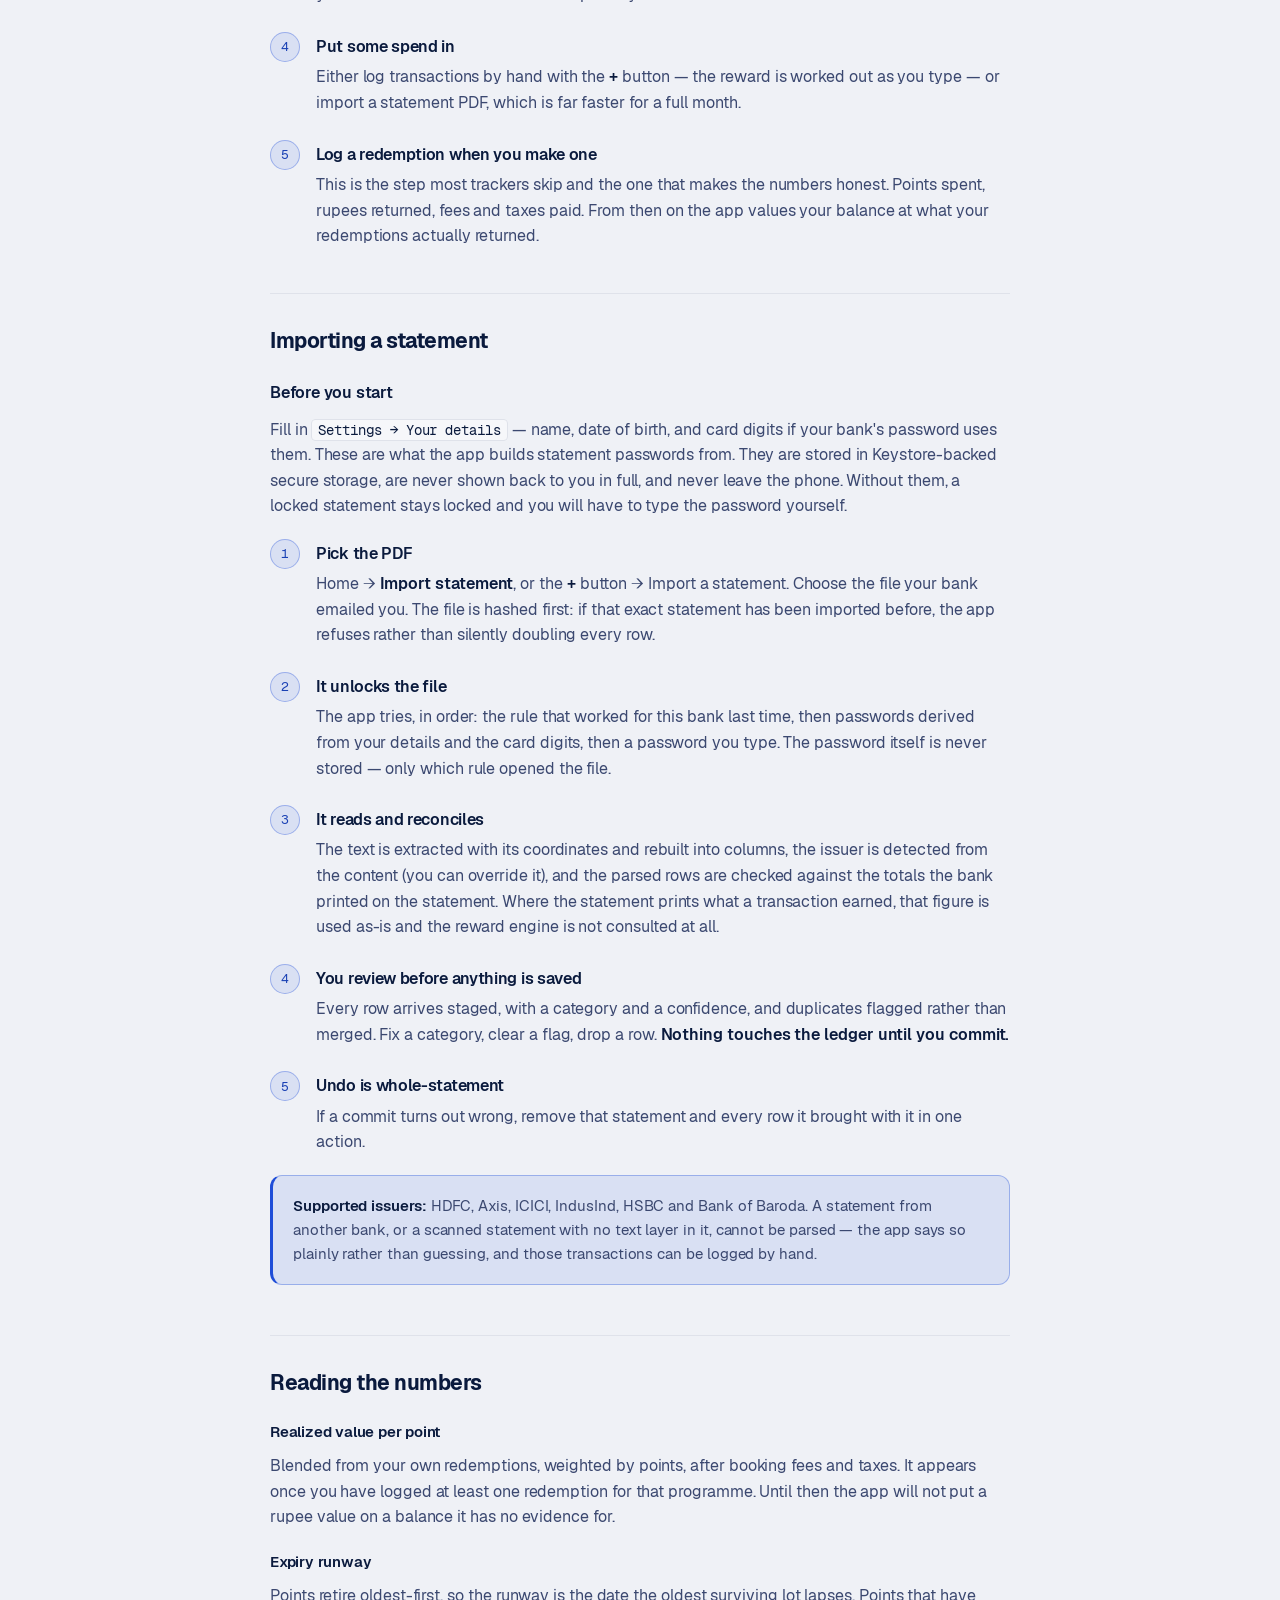
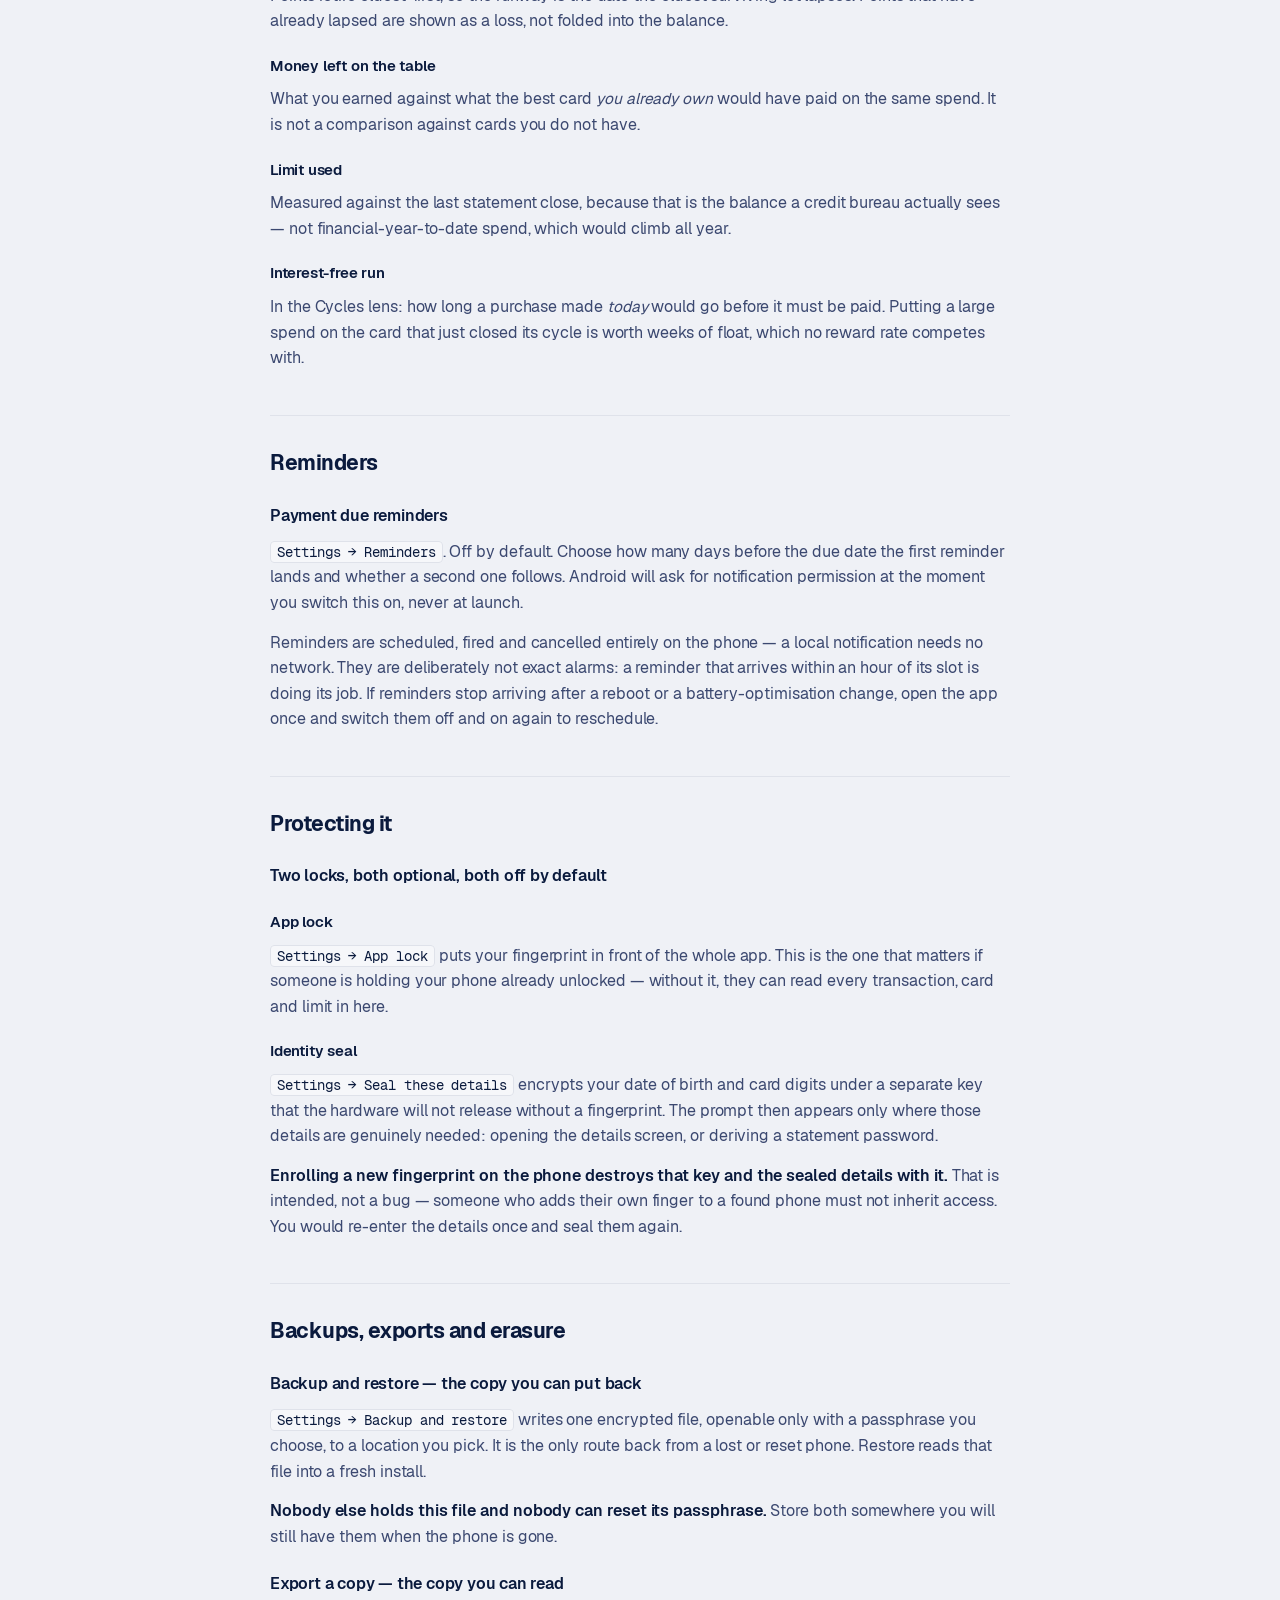
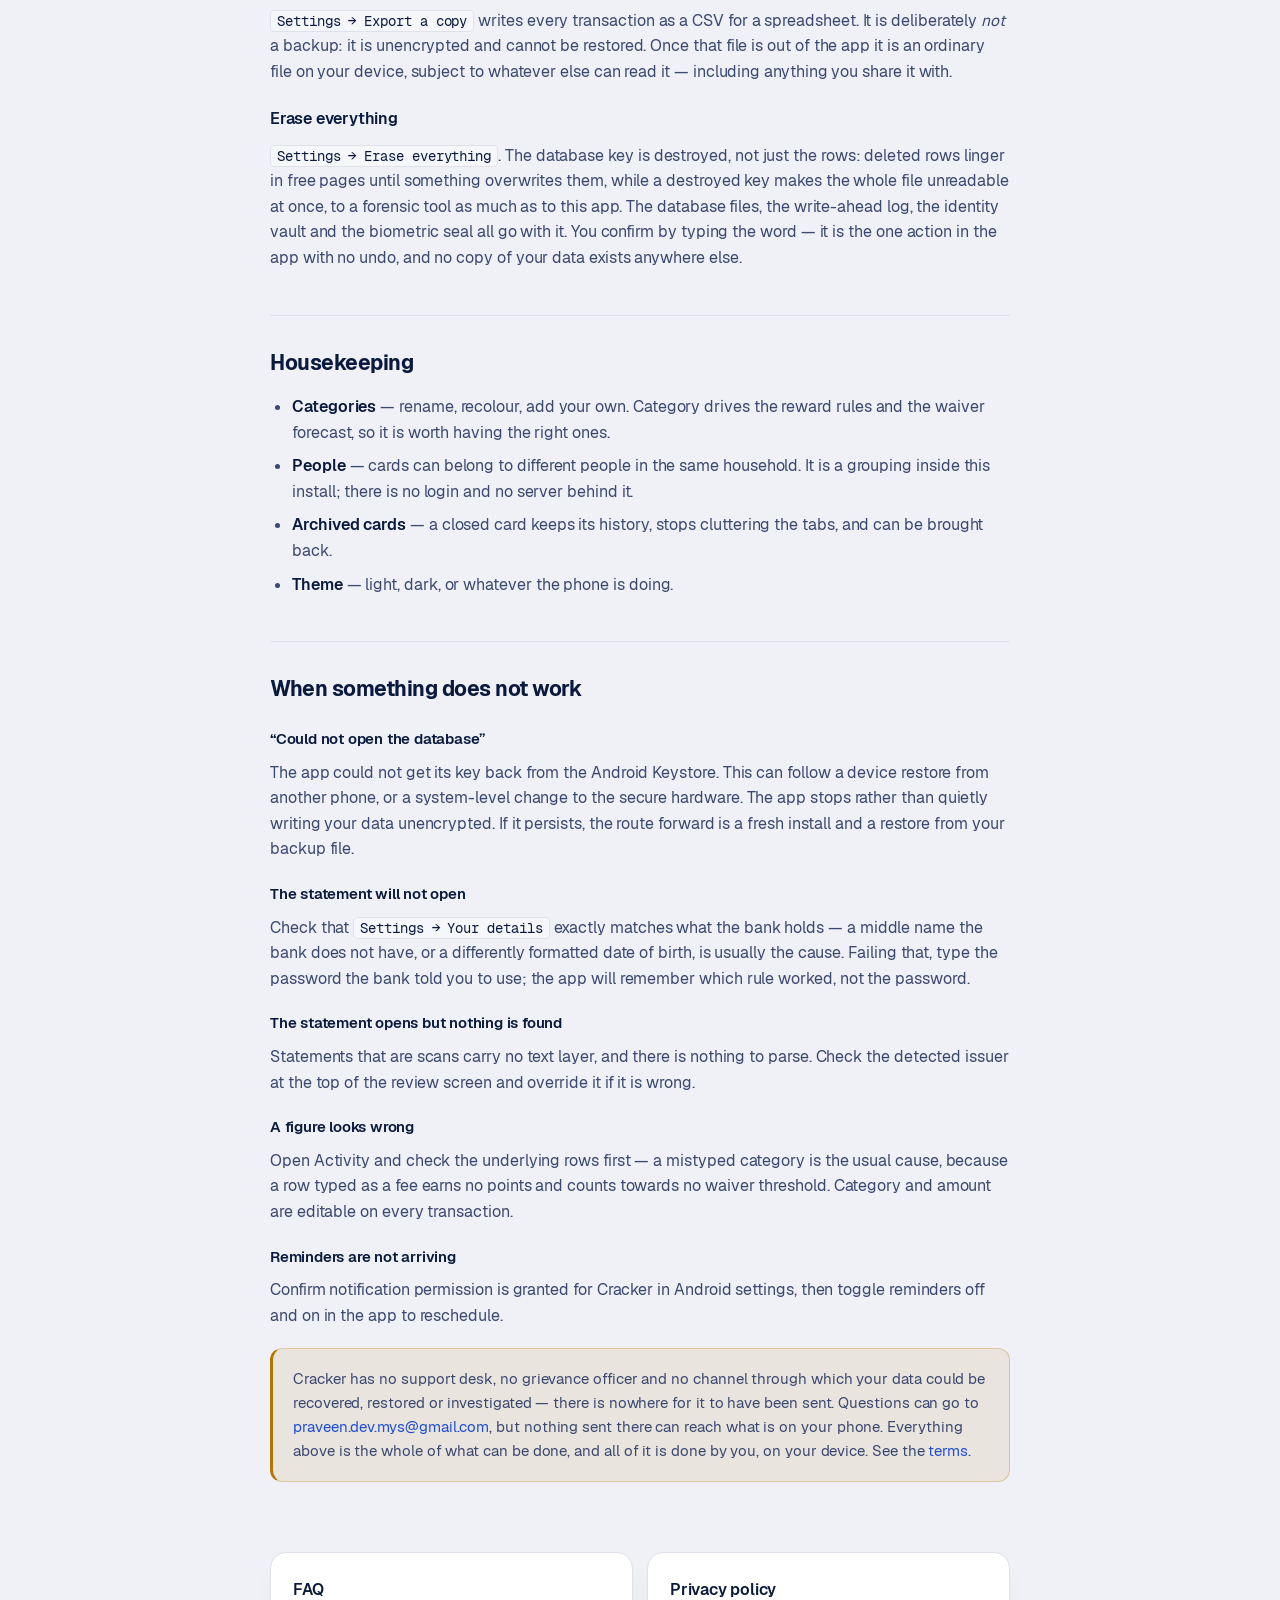
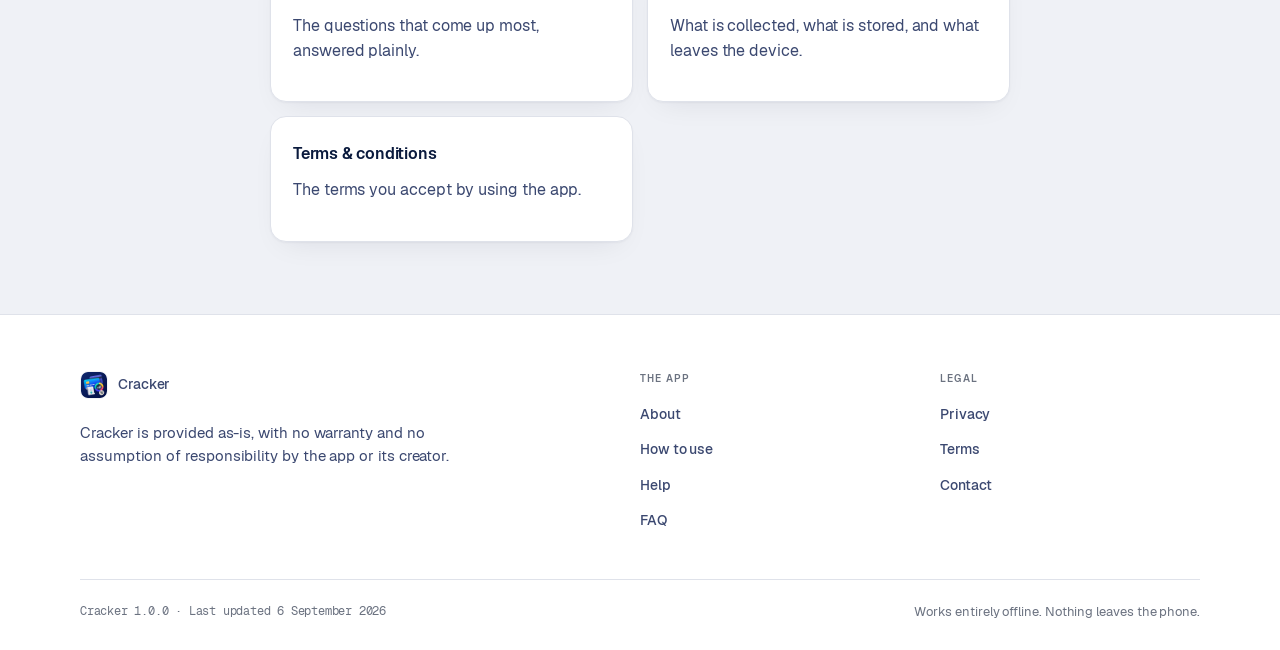
<file: help.html>
<!DOCTYPE html>
<html lang="en">

<head>
<meta charset="utf-8">
<meta name="viewport" content="width=device-width, initial-scale=1">
<title>Help — Cracker</title>
<meta name="description" content="How to use Cracker: adding a card, logging spend, importing a password-protected statement, reward rules, redemptions, reminders, backups, and troubleshooting.">
<meta name="theme-color" content="#EFF1F6" media="(prefers-color-scheme: light)">
<meta name="theme-color" content="#080A0F" media="(prefers-color-scheme: dark)">
<meta property="og:type" content="website">
<meta property="og:url" content="https://sudo-githubuser.github.io/cc_tracker_legal/help.html">
<meta property="og:site_name" content="Cracker">
<meta property="og:title" content="Help — Cracker">
<meta property="og:image" content="https://sudo-githubuser.github.io/cc_tracker_legal/icon.png">

<link rel="canonical" href="https://sudo-githubuser.github.io/cc_tracker_legal/help.html">
<link rel="icon" type="image/png" href="favicon.png">
<link rel="apple-touch-icon" href="icon.png">
<link rel="stylesheet" href="styles.css">
<script>
    (function () {
        try {
            var t = localStorage.getItem('cracker-theme');
            if (t === 'light' || t === 'dark') {
                document.documentElement.setAttribute('data-theme', t);
            }
        } catch (e) { }
    })();
</script>
</head>

<body>
    <a class="skip-link" href="#main">Skip to content</a>

    <nav class="nav">
        <div class="nav-inner">
            <a href="index.html" class="nav-brand">
                <img class="nav-mark" src="icon.png" alt="" width="28" height="28" decoding="async">
                Cracker
            </a>
            <div class="nav-tools">
                <button class="icon-btn" data-theme-toggle type="button" aria-label="Switch theme">☾</button>
                <button class="icon-btn nav-toggle" data-nav-toggle type="button" aria-expanded="false"
                    aria-controls="nav-links" aria-label="Menu">☰</button>
            </div>
            <div class="nav-links" id="nav-links">
                <a href="index.html">About</a>
                <a href="guide.html">How to use</a>
                <a href="help.html" class="active" aria-current="page">Help</a>
                <a href="faq.html">FAQ</a>
                <a href="privacy.html">Privacy</a>
                <a href="terms.html">Terms</a>
            </div>
        </div>
    </nav>

    <main id="main" class="prose-wrap doc">
        <header class="page-head">
            <span class="eyebrow">Using the app</span>
            <h1>Help</h1>
            <p class="subtitle">
                Everything the app can do, in the order you are likely to need it. Nothing here requires a
                connection, an account or a sign-in — every step happens on your phone.
            </p>
            <p class="last-updated">Cracker 1.0.0 · Last updated 6 September 2026</p>
        </header>

        <nav class="toc" aria-label="Contents">
            <h2>Contents</h2>
            <ol>
                <li><a href="#s1">Finding your way around</a></li>
                <li><a href="#s2">Getting started</a></li>
                <li><a href="#s3">Importing a statement</a></li>
                <li><a href="#s4">Reading the numbers</a></li>
                <li><a href="#s5">Reminders</a></li>
                <li><a href="#s6">Protecting it</a></li>
                <li><a href="#s7">Backups, exports and erasure</a></li>
                <li><a href="#s8">Housekeeping</a></li>
                <li><a href="#s9">When something does not work</a></li>
            </ol>
        </nav>

        <section class="section-block" id="s1">
            <h2>Finding your way around</h2>
            <h3>The four tabs and the button between them</h3>
            <ul>
                <li><strong>Home</strong> — the year so far, what is due next, and the card worth using right now. The header carries the theme switch, <strong>Settings</strong>, <strong>Activity</strong> (every transaction, searchable and filterable) and <strong>Import statement</strong>.</li>
                <li><strong>Cards</strong> — one face per card, with its cycle, outstanding, limit used and reward rules. Add, edit, archive and restore cards here.</li>
                <li><strong>Rewards</strong> — points by card and programme, what is about to expire, and the way through to <strong>Redemptions</strong>.</li>
                <li><strong>Analysis</strong> — the six lenses, with a financial-year stepper at the top and a table view behind every chart.</li>
                <li><strong>The + button</strong> — log a transaction, or import a statement.</li>
            </ul>
        </section>

        <section class="section-block" id="s2">
            <h2>Getting started</h2>
            <p>The same ground, walked one step at a time with a picture of each step happening, is on the <a href="guide.html">How to use</a> page — the better place to start if you have just installed the app.</p>
            <ol class="steps">
                <li>
                    <strong>Read the four chapters, or skip them</strong>
                    <p>The introduction on first run asks for nothing and can be left from the first frame.
                    To read it again later: <span class="mono">Settings → Read the introduction again</span>.</p>
                </li>
                <li>
                    <strong>Add your first card</strong>
                    <p>Go to <strong>Cards → Add a card</strong>. Give it a name, the last four digits, the
                    network and issuer, the credit limit, the statement close day and the payment due day.
                    The close and due days are what drive the cycle view, the outstanding figure and the
                    reminders, so they are worth getting right off a statement rather than from memory.</p>
                </li>
                <li>
                    <strong>Describe how the card earns</strong>
                    <p>On the card, open the rule editor. Set the base rate, then add accelerators for the
                    categories the card pays extra on, any monthly cap on those accelerators, and any
                    milestone thresholds. If the card charges an annual fee, enter it with its waiver
                    condition — Cracker will forecast whether you are on track to clear it and what per day
                    it now takes.</p>
                </li>
                <li>
                    <strong>Put some spend in</strong>
                    <p>Either log transactions by hand with the <strong>+</strong> button — the reward is
                    worked out as you type — or import a statement PDF, which is far faster for a full month.</p>
                </li>
                <li>
                    <strong>Log a redemption when you make one</strong>
                    <p>This is the step most trackers skip and the one that makes the numbers honest. Points
                    spent, rupees returned, fees and taxes paid. From then on the app values your balance at
                    what your redemptions actually returned.</p>
                </li>
            </ol>
        </section>

        <section class="section-block" id="s3">
            <h2>Importing a statement</h2>
            <h3>Before you start</h3>
            <p>
                Fill in <span class="mono">Settings → Your details</span> — name, date of birth, and card digits
                if your bank's password uses them. These are what the app builds statement passwords from.
                They are stored in Keystore-backed secure storage, are never shown back to you in full,
                and never leave the phone. Without them, a locked statement stays locked and you will
                have to type the password yourself.
            </p>

            <ol class="steps">
                <li>
                    <strong>Pick the PDF</strong>
                    <p>Home → <strong>Import statement</strong>, or the <strong>+</strong> button → Import a
                    statement. Choose the file your bank emailed you. The file is hashed first: if that exact
                    statement has been imported before, the app refuses rather than silently doubling every row.</p>
                </li>
                <li>
                    <strong>It unlocks the file</strong>
                    <p>The app tries, in order: the rule that worked for this bank last time, then passwords
                    derived from your details and the card digits, then a password you type. The password
                    itself is never stored — only which rule opened the file.</p>
                </li>
                <li>
                    <strong>It reads and reconciles</strong>
                    <p>The text is extracted with its coordinates and rebuilt into columns, the issuer is
                    detected from the content (you can override it), and the parsed rows are checked against
                    the totals the bank printed on the statement. Where the statement prints what a
                    transaction earned, that figure is used as-is and the reward engine is not consulted at all.</p>
                </li>
                <li>
                    <strong>You review before anything is saved</strong>
                    <p>Every row arrives staged, with a category and a confidence, and duplicates flagged
                    rather than merged. Fix a category, clear a flag, drop a row. <strong>Nothing touches the
                    ledger until you commit.</strong></p>
                </li>
                <li>
                    <strong>Undo is whole-statement</strong>
                    <p>If a commit turns out wrong, remove that statement and every row it brought with it in
                    one action.</p>
                </li>
            </ol>

            <div class="callout callout-info">
                <p><strong>Supported issuers:</strong> HDFC, Axis, ICICI, IndusInd, HSBC and Bank of Baroda.
                A statement from another bank, or a scanned statement with no text layer in it, cannot be
                parsed — the app says so plainly rather than guessing, and those transactions can be
                logged by hand.</p>
            </div>
        </section>

        <section class="section-block" id="s4">
            <h2>Reading the numbers</h2>

            <h4>Realized value per point</h4>
            <p>
                Blended from your own redemptions, weighted by points, after booking fees and taxes. It
                appears once you have logged at least one redemption for that programme. Until then the
                app will not put a rupee value on a balance it has no evidence for.
            </p>

            <h4>Expiry runway</h4>
            <p>
                Points retire oldest-first, so the runway is the date the oldest surviving lot lapses.
                Points that have already lapsed are shown as a loss, not folded into the balance.
            </p>

            <h4>Money left on the table</h4>
            <p>
                What you earned against what the best card <em>you already own</em> would have paid on the
                same spend. It is not a comparison against cards you do not have.
            </p>

            <h4>Limit used</h4>
            <p>
                Measured against the last statement close, because that is the balance a credit bureau
                actually sees — not financial-year-to-date spend, which would climb all year.
            </p>

            <h4>Interest-free run</h4>
            <p>
                In the Cycles lens: how long a purchase made <em>today</em> would go before it must be
                paid. Putting a large spend on the card that just closed its cycle is worth weeks of
                float, which no reward rate competes with.
            </p>
        </section>

        <section class="section-block" id="s5">
            <h2>Reminders</h2>
            <h3>Payment due reminders</h3>
            <p>
                <span class="mono">Settings → Reminders</span>. Off by default. Choose how many days
                before the due date the first reminder lands and whether a second one follows. Android
                will ask for notification permission at the moment you switch this on, never at launch.
            </p>
            <p>
                Reminders are scheduled, fired and cancelled entirely on the phone — a local notification
                needs no network. They are deliberately not exact alarms: a reminder that arrives within
                an hour of its slot is doing its job. If reminders stop arriving after a reboot or a
                battery-optimisation change, open the app once and switch them off and on again to
                reschedule.
            </p>
        </section>

        <section class="section-block" id="s6">
            <h2>Protecting it</h2>
            <h3>Two locks, both optional, both off by default</h3>

            <h4>App lock</h4>
            <p>
                <span class="mono">Settings → App lock</span> puts your fingerprint in front of the whole
                app. This is the one that matters if someone is holding your phone already unlocked —
                without it, they can read every transaction, card and limit in here.
            </p>

            <h4>Identity seal</h4>
            <p>
                <span class="mono">Settings → Seal these details</span> encrypts your date of birth
                and card digits under a separate key that the hardware will not release without a
                fingerprint. The prompt then appears only where those details are genuinely needed:
                opening the details screen, or deriving a statement password.
            </p>
            <p><strong>Enrolling a new fingerprint on the phone destroys that key and the sealed
            details with it.</strong> That is intended, not a bug — someone who adds their own finger
            to a found phone must not inherit access. You would re-enter the details once and seal
            them again.</p>
        </section>

        <section class="section-block" id="s7">
            <h2>Backups, exports and erasure</h2>

            <h3>Backup and restore — the copy you can put back</h3>
            <p>
                <span class="mono">Settings → Backup and restore</span> writes one encrypted file,
                openable only with a passphrase you choose, to a location you pick. It is the only route
                back from a lost or reset phone. Restore reads that file into a fresh install.
            </p>
            <p>
                <strong>Nobody else holds this file and nobody can reset its passphrase.</strong> Store
                both somewhere you will still have them when the phone is gone.
            </p>

            <h3>Export a copy — the copy you can read</h3>
            <p>
                <span class="mono">Settings → Export a copy</span> writes every transaction as a CSV for a
                spreadsheet. It is deliberately <em>not</em> a backup: it is unencrypted and cannot be
                restored. Once that file is out of the app it is an ordinary file on your device, subject
                to whatever else can read it — including anything you share it with.
            </p>

            <h3>Erase everything</h3>
            <p>
                <span class="mono">Settings → Erase everything</span>. The database key is destroyed, not
                just the rows: deleted rows linger in free pages until something overwrites them, while a
                destroyed key makes the whole file unreadable at once, to a forensic tool as much as to
                this app. The database files, the write-ahead log, the identity vault and the biometric
                seal all go with it. You confirm by typing the word — it is the one action in the app
                with no undo, and no copy of your data exists anywhere else.
            </p>
        </section>

        <section class="section-block" id="s8">
            <h2>Housekeeping</h2>
            <ul>
                <li><strong>Categories</strong> — rename, recolour, add your own. Category drives the reward rules and the waiver forecast, so it is worth having the right ones.</li>
                <li><strong>People</strong> — cards can belong to different people in the same household. It is a grouping inside this install; there is no login and no server behind it.</li>
                <li><strong>Archived cards</strong> — a closed card keeps its history, stops cluttering the tabs, and can be brought back.</li>
                <li><strong>Theme</strong> — light, dark, or whatever the phone is doing.</li>
            </ul>
        </section>

        <section class="section-block" id="s9">
            <h2>When something does not work</h2>

            <h4>“Could not open the database”</h4>
            <p>
                The app could not get its key back from the Android Keystore. This can follow a device
                restore from another phone, or a system-level change to the secure hardware. The app
                stops rather than quietly writing your data unencrypted. If it persists, the route
                forward is a fresh install and a restore from your backup file.
            </p>

            <h4>The statement will not open</h4>
            <p>
                Check that <span class="mono">Settings → Your details</span> exactly matches what the bank
                holds — a middle name the bank does not have, or a differently formatted date of birth, is
                usually the cause. Failing that, type the password the bank told you to use; the app will
                remember which rule worked, not the password.
            </p>

            <h4>The statement opens but nothing is found</h4>
            <p>
                Statements that are scans carry no text layer, and there is nothing to parse. Check the
                detected issuer at the top of the review screen and override it if it is wrong.
            </p>

            <h4>A figure looks wrong</h4>
            <p>
                Open Activity and check the underlying rows first — a mistyped category is the usual
                cause, because a row typed as a fee earns no points and counts towards no waiver
                threshold. Category and amount are editable on every transaction.
            </p>

            <h4>Reminders are not arriving</h4>
            <p>
                Confirm notification permission is granted for Cracker in Android settings, then toggle
                reminders off and on in the app to reschedule.
            </p>

            <div class="callout">
                <p>Cracker has no support desk, no grievance officer and no channel through which your
                data could be recovered, restored or investigated — there is nowhere for it to have been
                sent. Questions can go to <a href="mailto:praveen.dev.mys@gmail.com">praveen.dev.mys@gmail.com</a>, but nothing sent
                there can reach what is on your phone. Everything above is the whole of what can be done, and all of it is done by you, on
                your device. See the <a href="terms.html">terms</a>.</p>
            </div>
        </section>

        <div class="link-grid">
            <a href="faq.html" class="link-card">
                <h3>FAQ</h3>
                <p>The questions that come up most, answered plainly.</p>
            </a>
            <a href="privacy.html" class="link-card">
                <h3>Privacy policy</h3>
                <p>What is collected, what is stored, and what leaves the device.</p>
            </a>
            <a href="terms.html" class="link-card">
                <h3>Terms &amp; conditions</h3>
                <p>The terms you accept by using the app.</p>
            </a>
        </div>
    </main>

    <footer class="footer">
        <div class="footer-grid">
            <div class="footer-brand">
                <a href="index.html" class="nav-brand">
                    <img class="nav-mark" src="icon.png" alt="" width="28" height="28" decoding="async">
                    Cracker
                </a>
                <p>Cracker is provided as-is, with no warranty and no assumption of responsibility by the
                app or its creator.</p>
            </div>
            <div>
                <h4>The app</h4>
                <ul>
                    <li><a href="index.html">About</a></li>
                    <li><a href="guide.html">How to use</a></li>
                    <li><a href="help.html">Help</a></li>
                    <li><a href="faq.html">FAQ</a></li>
                </ul>
            </div>
            <div>
                <h4>Legal</h4>
                <ul>
                    <li><a href="privacy.html">Privacy</a></li>
                    <li><a href="terms.html">Terms</a></li>
                    <li><a href="mailto:praveen.dev.mys@gmail.com">Contact</a></li>
                </ul>
            </div>
        </div>
        <div class="footer-bottom">
            <span class="last-updated">Cracker 1.0.0 · Last updated 6 September 2026</span>
            <span>Works entirely offline. Nothing leaves the phone.</span>
        </div>
    </footer>

    <button class="to-top" data-to-top type="button" aria-label="Back to top">↑</button>

    <script src="site.js" defer></script>
</body>

</html>
</file>
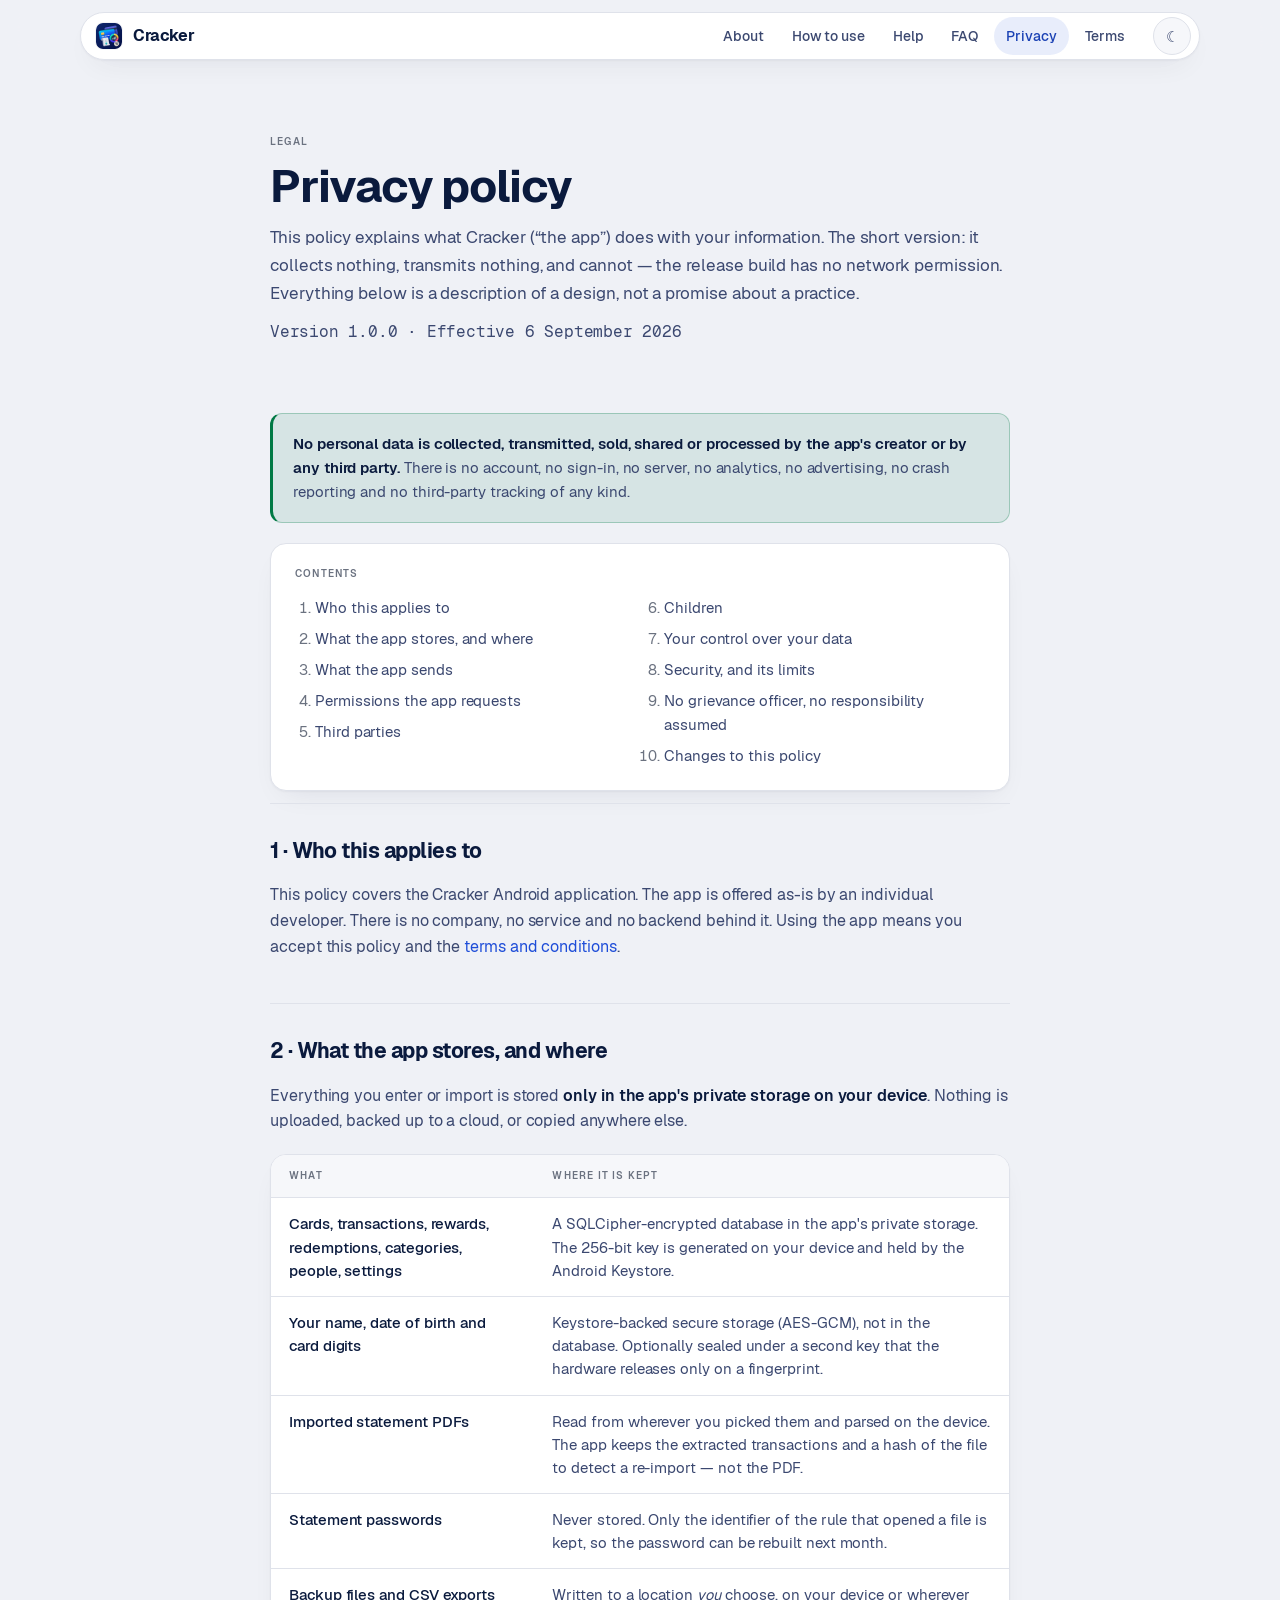
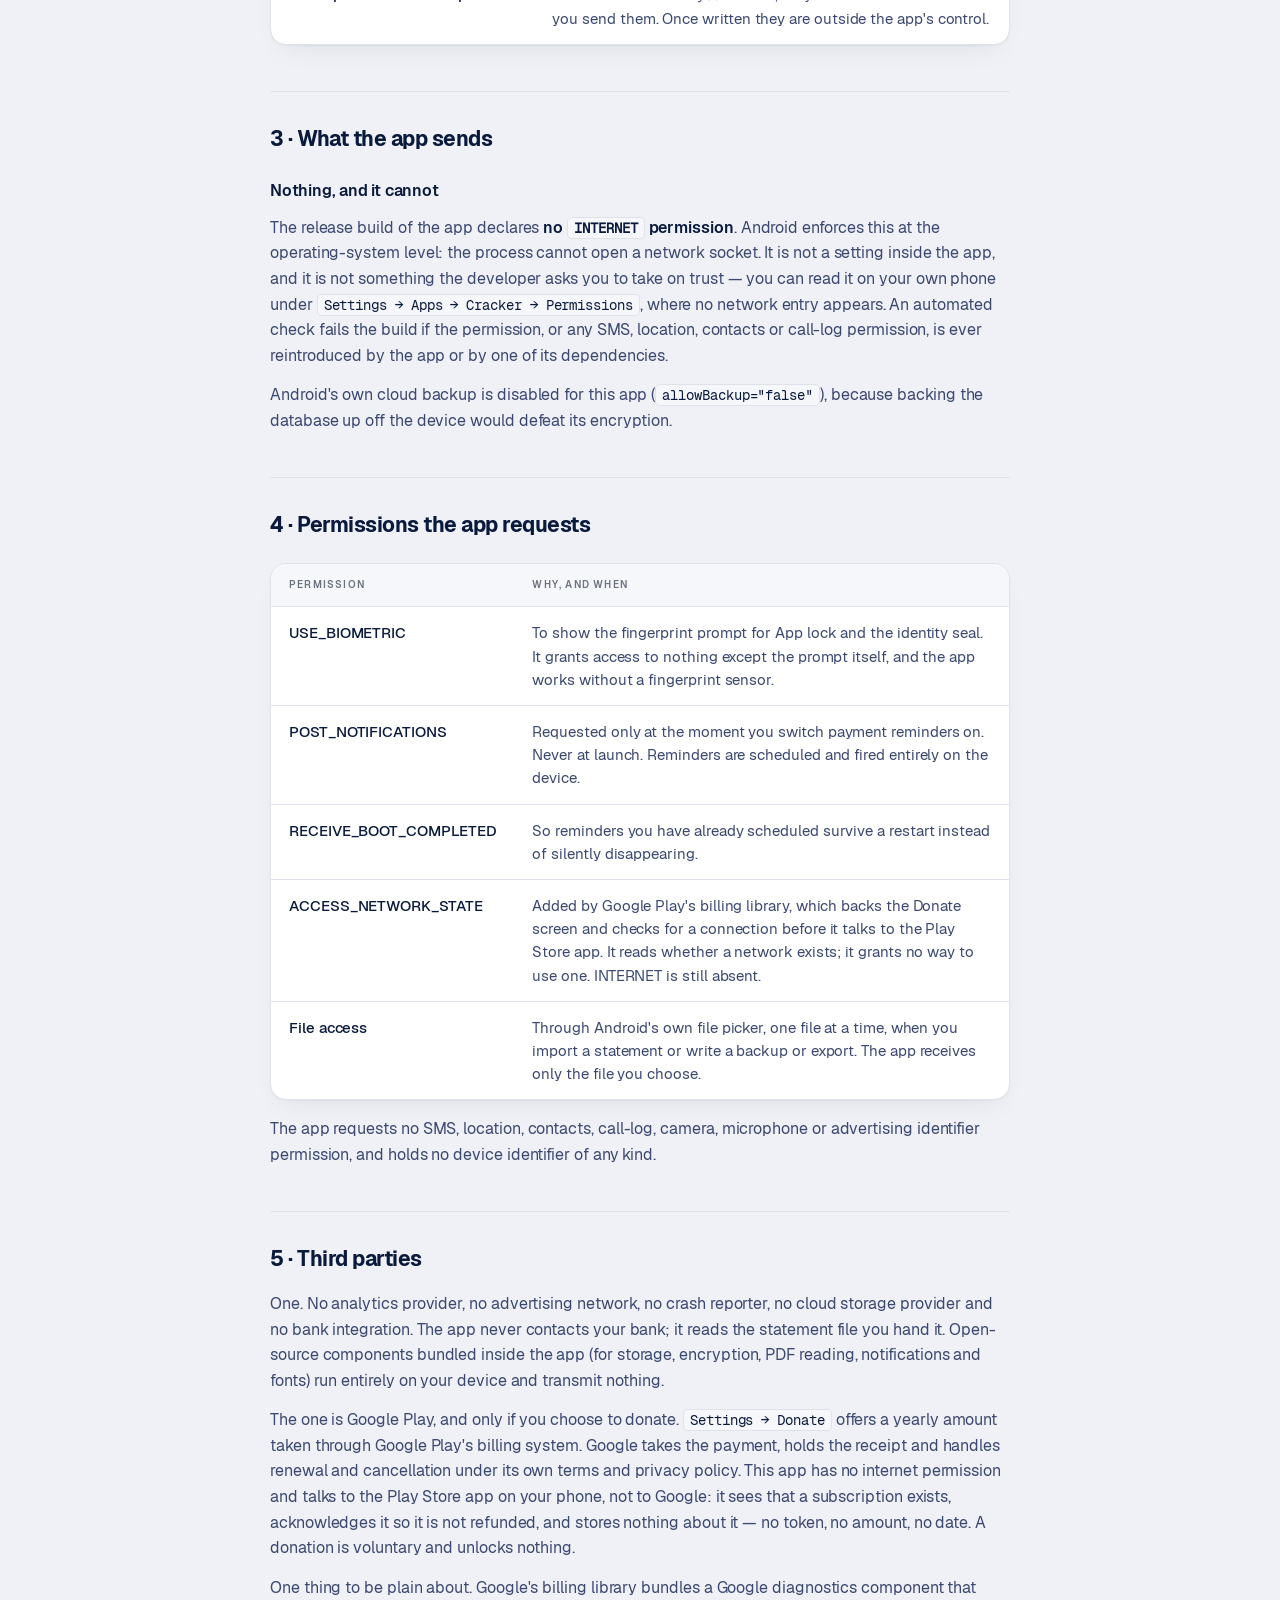
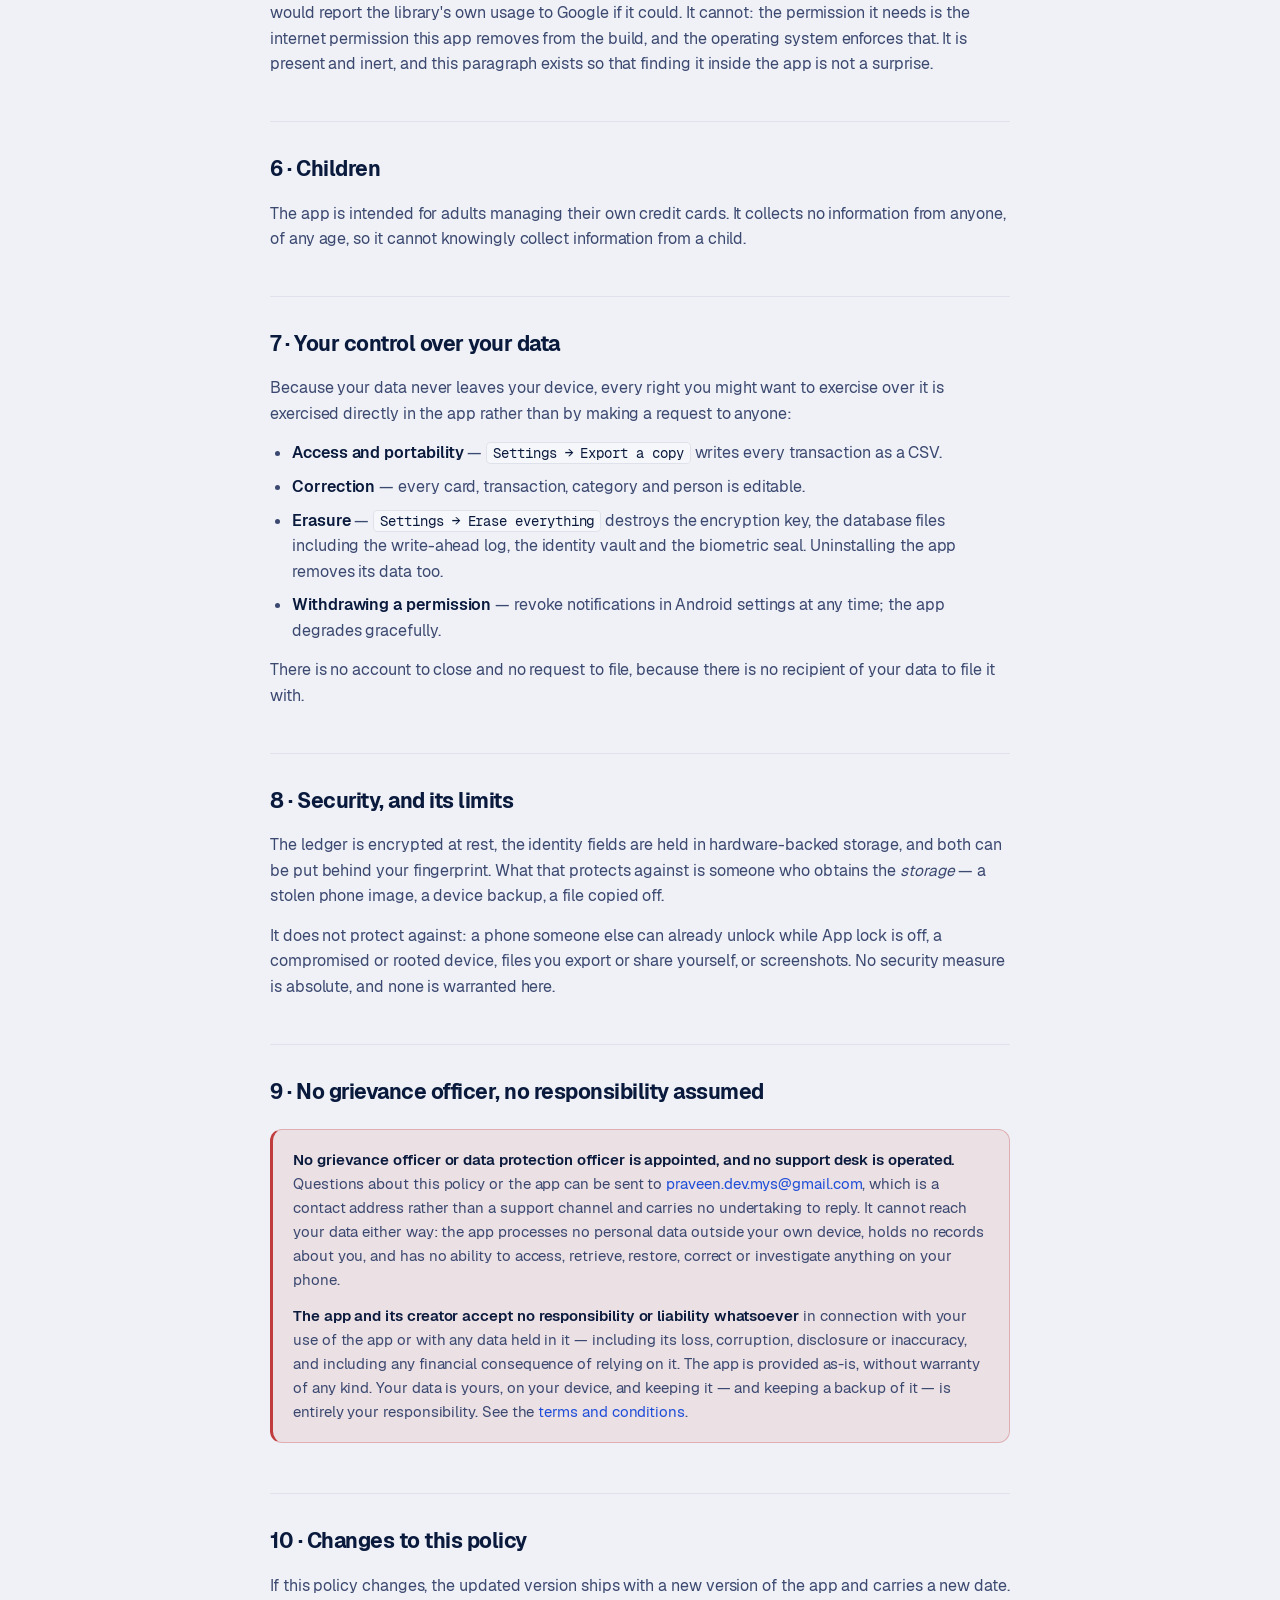
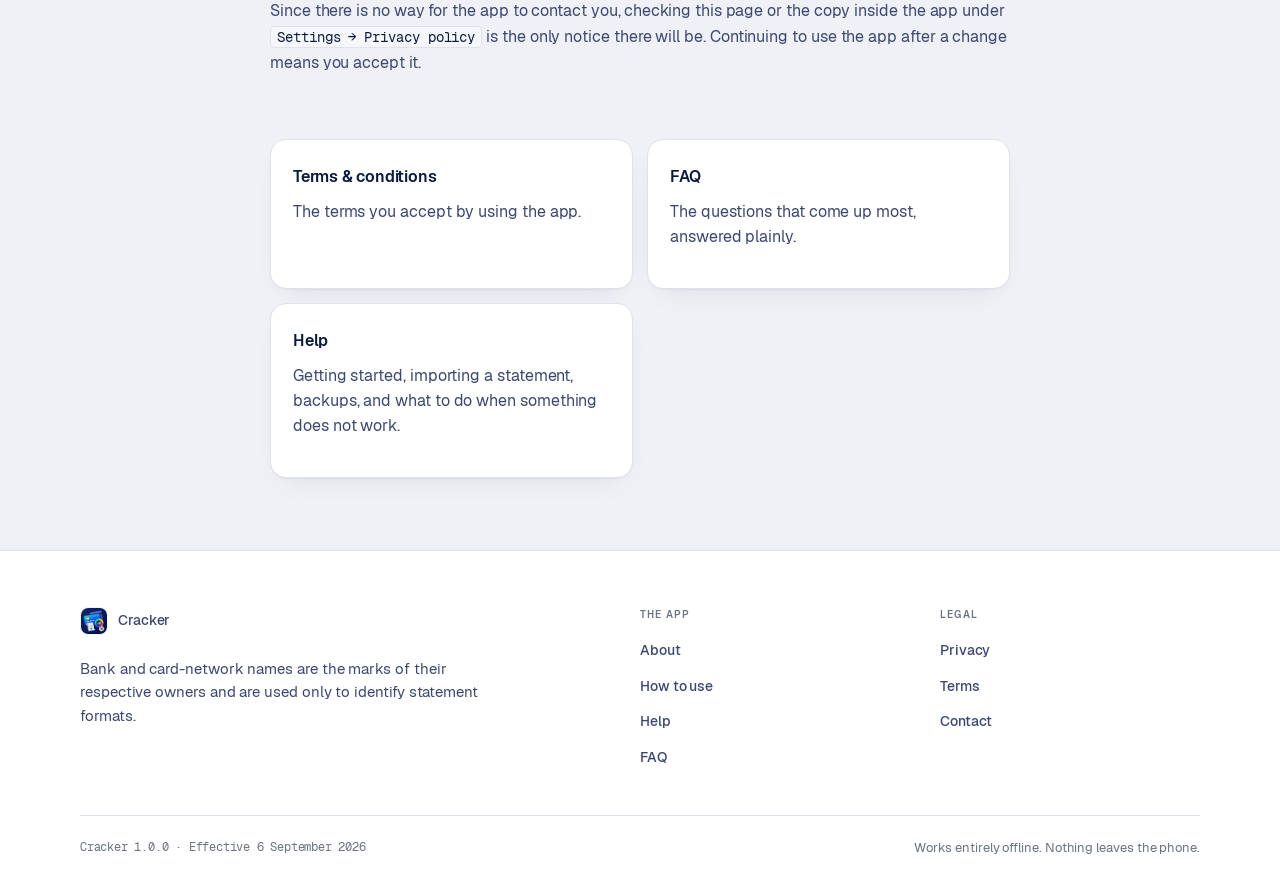
<file: privacy.html>
<!DOCTYPE html>
<html lang="en">

<head>
<meta charset="utf-8">
<meta name="viewport" content="width=device-width, initial-scale=1">
<title>Privacy policy — Cracker</title>
<meta name="description" content="Cracker's privacy policy: no data collection, no network permission, everything encrypted on the device, and no third parties of any kind.">
<meta name="theme-color" content="#EFF1F6" media="(prefers-color-scheme: light)">
<meta name="theme-color" content="#080A0F" media="(prefers-color-scheme: dark)">
<meta property="og:type" content="website">
<meta property="og:url" content="https://sudo-githubuser.github.io/cc_tracker_legal/privacy.html">
<meta property="og:site_name" content="Cracker">
<meta property="og:title" content="Privacy policy — Cracker">
<meta property="og:image" content="https://sudo-githubuser.github.io/cc_tracker_legal/icon.png">

<link rel="canonical" href="https://sudo-githubuser.github.io/cc_tracker_legal/privacy.html">
<link rel="icon" type="image/png" href="favicon.png">
<link rel="apple-touch-icon" href="icon.png">
<link rel="stylesheet" href="styles.css">
<script>
    (function () {
        try {
            var t = localStorage.getItem('cracker-theme');
            if (t === 'light' || t === 'dark') {
                document.documentElement.setAttribute('data-theme', t);
            }
        } catch (e) { }
    })();
</script>
</head>

<body>
    <a class="skip-link" href="#main">Skip to content</a>

    <nav class="nav">
        <div class="nav-inner">
            <a href="index.html" class="nav-brand">
                <img class="nav-mark" src="icon.png" alt="" width="28" height="28" decoding="async">
                Cracker
            </a>
            <div class="nav-tools">
                <button class="icon-btn" data-theme-toggle type="button" aria-label="Switch theme">☾</button>
                <button class="icon-btn nav-toggle" data-nav-toggle type="button" aria-expanded="false"
                    aria-controls="nav-links" aria-label="Menu">☰</button>
            </div>
            <div class="nav-links" id="nav-links">
                <a href="index.html">About</a>
                <a href="guide.html">How to use</a>
                <a href="help.html">Help</a>
                <a href="faq.html">FAQ</a>
                <a href="privacy.html" class="active" aria-current="page">Privacy</a>
                <a href="terms.html">Terms</a>
            </div>
        </div>
    </nav>

    <main id="main" class="prose-wrap doc">
        <header class="page-head">
            <span class="eyebrow">Legal</span>
            <h1>Privacy policy</h1>
            <p class="subtitle">
                This policy explains what Cracker (“the app”) does with your information. The short version:
                it collects nothing, transmits nothing, and cannot — the release build has no network
                permission. Everything below is a description of a design, not a promise about a practice.
            </p>
            <p class="last-updated">Version 1.0.0 · Effective 6 September 2026</p>
        </header>

        <div class="callout callout-good">
            <p><strong>No personal data is collected, transmitted, sold, shared or processed by the
            app's creator or by any third party.</strong> There is no account, no sign-in, no server,
            no analytics, no advertising, no crash reporting and no third-party tracking of any kind.</p>
        </div>

        <nav class="toc" aria-label="Contents">
            <h2>Contents</h2>
            <ol>
                <li><a href="#s1">Who this applies to</a></li>
                <li><a href="#s2">What the app stores, and where</a></li>
                <li><a href="#s3">What the app sends</a></li>
                <li><a href="#s4">Permissions the app requests</a></li>
                <li><a href="#s5">Third parties</a></li>
                <li><a href="#s6">Children</a></li>
                <li><a href="#s7">Your control over your data</a></li>
                <li><a href="#s8">Security, and its limits</a></li>
                <li><a href="#s9">No grievance officer, no responsibility assumed</a></li>
                <li><a href="#s10">Changes to this policy</a></li>
            </ol>
        </nav>

        <section class="section-block" id="s1">
            <h2>1 · Who this applies to</h2>
            <p>
                This policy covers the Cracker Android application. The app is offered as-is by an
                individual developer. There is no company, no service and no backend behind it. Using the
                app means you accept this policy and the <a href="terms.html">terms and conditions</a>.
            </p>
        </section>

        <section class="section-block" id="s2">
            <h2>2 · What the app stores, and where</h2>
            <p>
                Everything you enter or import is stored <strong>only in the app's private storage on your
                device</strong>. Nothing is uploaded, backed up to a cloud, or copied anywhere else.
            </p>
            <div class="table-card">
                <table>
                    <thead>
                        <tr><th>What</th><th>Where it is kept</th></tr>
                    </thead>
                    <tbody>
                        <tr>
                            <td>Cards, transactions, rewards, redemptions, categories, people, settings</td>
                            <td>A SQLCipher-encrypted database in the app's private storage. The 256-bit key is generated on your device and held by the Android Keystore.</td>
                        </tr>
                        <tr>
                            <td>Your name, date of birth and card digits</td>
                            <td>Keystore-backed secure storage (AES-GCM), not in the database. Optionally sealed under a second key that the hardware releases only on a fingerprint.</td>
                        </tr>
                        <tr>
                            <td>Imported statement PDFs</td>
                            <td>Read from wherever you picked them and parsed on the device. The app keeps the extracted transactions and a hash of the file to detect a re-import — not the PDF.</td>
                        </tr>
                        <tr>
                            <td>Statement passwords</td>
                            <td>Never stored. Only the identifier of the rule that opened a file is kept, so the password can be rebuilt next month.</td>
                        </tr>
                        <tr>
                            <td>Backup files and CSV exports</td>
                            <td>Written to a location <em>you</em> choose, on your device or wherever you send them. Once written they are outside the app's control.</td>
                        </tr>
                    </tbody>
                </table>
            </div>
        </section>

        <section class="section-block" id="s3">
            <h2>3 · What the app sends</h2>
            <h3>Nothing, and it cannot</h3>
            <p>
                The release build of the app declares <strong>no <span class="mono">INTERNET</span>
                permission</strong>. Android enforces this at the operating-system level: the process
                cannot open a network socket. It is not a setting inside the app, and it is not something
                the developer asks you to take on trust — you can read it on your own phone under
                <span class="mono">Settings → Apps → Cracker → Permissions</span>, where no network entry
                appears. An automated check fails the build if the permission, or any SMS, location,
                contacts or call-log permission, is ever reintroduced by the app or by one of its
                dependencies.
            </p>
            <p>
                Android's own cloud backup is disabled for this app
                (<span class="mono">allowBackup="false"</span>), because backing the database up off the
                device would defeat its encryption.
            </p>
        </section>

        <section class="section-block" id="s4">
            <h2>4 · Permissions the app requests</h2>
            <div class="table-card">
                <table>
                    <thead>
                        <tr><th>Permission</th><th>Why, and when</th></tr>
                    </thead>
                    <tbody>
                        <tr><td>USE_BIOMETRIC</td><td>To show the fingerprint prompt for App lock and the identity seal. It grants access to nothing except the prompt itself, and the app works without a fingerprint sensor.</td></tr>
                        <tr><td>POST_NOTIFICATIONS</td><td>Requested only at the moment you switch payment reminders on. Never at launch. Reminders are scheduled and fired entirely on the device.</td></tr>
                        <tr><td>RECEIVE_BOOT_COMPLETED</td><td>So reminders you have already scheduled survive a restart instead of silently disappearing.</td></tr>
                        <tr><td>ACCESS_NETWORK_STATE</td><td>Added by Google Play's billing library, which backs the Donate screen and checks for a connection before it talks to the Play Store app. It reads whether a network exists; it grants no way to use one. INTERNET is still absent.</td></tr>
                        <tr><td>File access</td><td>Through Android's own file picker, one file at a time, when you import a statement or write a backup or export. The app receives only the file you choose.</td></tr>
                    </tbody>
                </table>
            </div>
            <p>
                The app requests no SMS, location, contacts, call-log, camera, microphone or advertising
                identifier permission, and holds no device identifier of any kind.
            </p>
        </section>

        <section class="section-block" id="s5">
            <h2>5 · Third parties</h2>
            <p>
                One. No analytics provider, no advertising network, no crash reporter, no cloud storage
                provider and no bank integration. The app never contacts your bank; it reads the statement
                file you hand it. Open-source components bundled inside the app (for storage, encryption, PDF
                reading, notifications and fonts) run entirely on your device and transmit nothing.
            </p>
            <p>
                The one is Google Play, and only if you choose to donate. <span class="mono">Settings →
                Donate</span> offers a yearly amount taken through Google Play's billing system. Google takes
                the payment, holds the receipt and handles renewal and cancellation under its own terms and
                privacy policy. This app has no internet permission and talks to the Play Store app on your
                phone, not to Google: it sees that a subscription exists, acknowledges it so it is not
                refunded, and stores nothing about it — no token, no amount, no date. A donation is voluntary
                and unlocks nothing.
            </p>
            <p>
                One thing to be plain about. Google's billing library bundles a Google diagnostics component
                that would report the library's own usage to Google if it could. It cannot: the permission it
                needs is the internet permission this app removes from the build, and the operating system
                enforces that. It is present and inert, and this paragraph exists so that finding it inside
                the app is not a surprise.
            </p>
        </section>

        <section class="section-block" id="s6">
            <h2>6 · Children</h2>
            <p>
                The app is intended for adults managing their own credit cards. It collects no information
                from anyone, of any age, so it cannot knowingly collect information from a child.
            </p>
        </section>

        <section class="section-block" id="s7">
            <h2>7 · Your control over your data</h2>
            <p>
                Because your data never leaves your device, every right you might want to exercise over it
                is exercised directly in the app rather than by making a request to anyone:
            </p>
            <ul>
                <li><strong>Access and portability</strong> — <span class="mono">Settings → Export a copy</span> writes every transaction as a CSV.</li>
                <li><strong>Correction</strong> — every card, transaction, category and person is editable.</li>
                <li><strong>Erasure</strong> — <span class="mono">Settings → Erase everything</span> destroys the encryption key, the database files including the write-ahead log, the identity vault and the biometric seal. Uninstalling the app removes its data too.</li>
                <li><strong>Withdrawing a permission</strong> — revoke notifications in Android settings at any time; the app degrades gracefully.</li>
            </ul>
            <p>
                There is no account to close and no request to file, because there is no recipient of your
                data to file it with.
            </p>
        </section>

        <section class="section-block" id="s8">
            <h2>8 · Security, and its limits</h2>
            <p>
                The ledger is encrypted at rest, the identity fields are held in hardware-backed storage,
                and both can be put behind your fingerprint. What that protects against is someone who
                obtains the <em>storage</em> — a stolen phone image, a device backup, a file copied off.
            </p>
            <p>
                It does not protect against: a phone someone else can already unlock while App lock is off,
                a compromised or rooted device, files you export or share yourself, or screenshots. No
                security measure is absolute, and none is warranted here.
            </p>
        </section>

        <section class="section-block" id="s9">
            <h2>9 · No grievance officer, no responsibility assumed</h2>
            <div class="callout callout-crit">
                <p>
                    <strong>No grievance officer or data protection officer is appointed, and no support
                    desk is operated.</strong> Questions about this policy or the app can be sent to
                    <a href="mailto:praveen.dev.mys@gmail.com">praveen.dev.mys@gmail.com</a>, which is a contact address rather than a
                    support channel and carries no undertaking to reply. It cannot reach your data either
                    way: the app processes no personal data outside your
                    own device, holds no records about you, and has no ability to access, retrieve, restore,
                    correct or investigate anything on your phone.
                </p>
                <p>
                    <strong>The app and its creator accept no responsibility or liability whatsoever</strong>
                    in connection with your use of the app or with any data held in it — including its loss,
                    corruption, disclosure or inaccuracy, and including any financial consequence of relying
                    on it. The app is provided as-is, without warranty of any kind. Your data is yours, on
                    your device, and keeping it — and keeping a backup of it — is entirely your
                    responsibility. See the <a href="terms.html">terms and conditions</a>.
                </p>
            </div>
        </section>

        <section class="section-block" id="s10">
            <h2>10 · Changes to this policy</h2>
            <p>
                If this policy changes, the updated version ships with a new version of the app and carries
                a new date. Since there is no way for the app to contact you, checking this page or the
                copy inside the app under <span class="mono">Settings → Privacy policy</span> is the only
                notice there will be. Continuing to use the app after a change means you accept it.
            </p>
        </section>

        <div class="link-grid">
            <a href="terms.html" class="link-card">
                <h3>Terms &amp; conditions</h3>
                <p>The terms you accept by using the app.</p>
            </a>
            <a href="faq.html" class="link-card">
                <h3>FAQ</h3>
                <p>The questions that come up most, answered plainly.</p>
            </a>
            <a href="help.html" class="link-card">
                <h3>Help</h3>
                <p>Getting started, importing a statement, backups, and what to do when something does not
                    work.</p>
            </a>
        </div>
    </main>

    <footer class="footer">
        <div class="footer-grid">
            <div class="footer-brand">
                <a href="index.html" class="nav-brand">
                    <img class="nav-mark" src="icon.png" alt="" width="28" height="28" decoding="async">
                    Cracker
                </a>
                <p>Bank and card-network names are the marks of their respective owners and are used only to
                identify statement formats.</p>
            </div>
            <div>
                <h4>The app</h4>
                <ul>
                    <li><a href="index.html">About</a></li>
                    <li><a href="guide.html">How to use</a></li>
                    <li><a href="help.html">Help</a></li>
                    <li><a href="faq.html">FAQ</a></li>
                </ul>
            </div>
            <div>
                <h4>Legal</h4>
                <ul>
                    <li><a href="privacy.html">Privacy</a></li>
                    <li><a href="terms.html">Terms</a></li>
                    <li><a href="mailto:praveen.dev.mys@gmail.com">Contact</a></li>
                </ul>
            </div>
        </div>
        <div class="footer-bottom">
            <span class="last-updated">Cracker 1.0.0 · Effective 6 September 2026</span>
            <span>Works entirely offline. Nothing leaves the phone.</span>
        </div>
    </footer>

    <button class="to-top" data-to-top type="button" aria-label="Back to top">↑</button>

    <script src="site.js" defer></script>
</body>

</html>
</file>
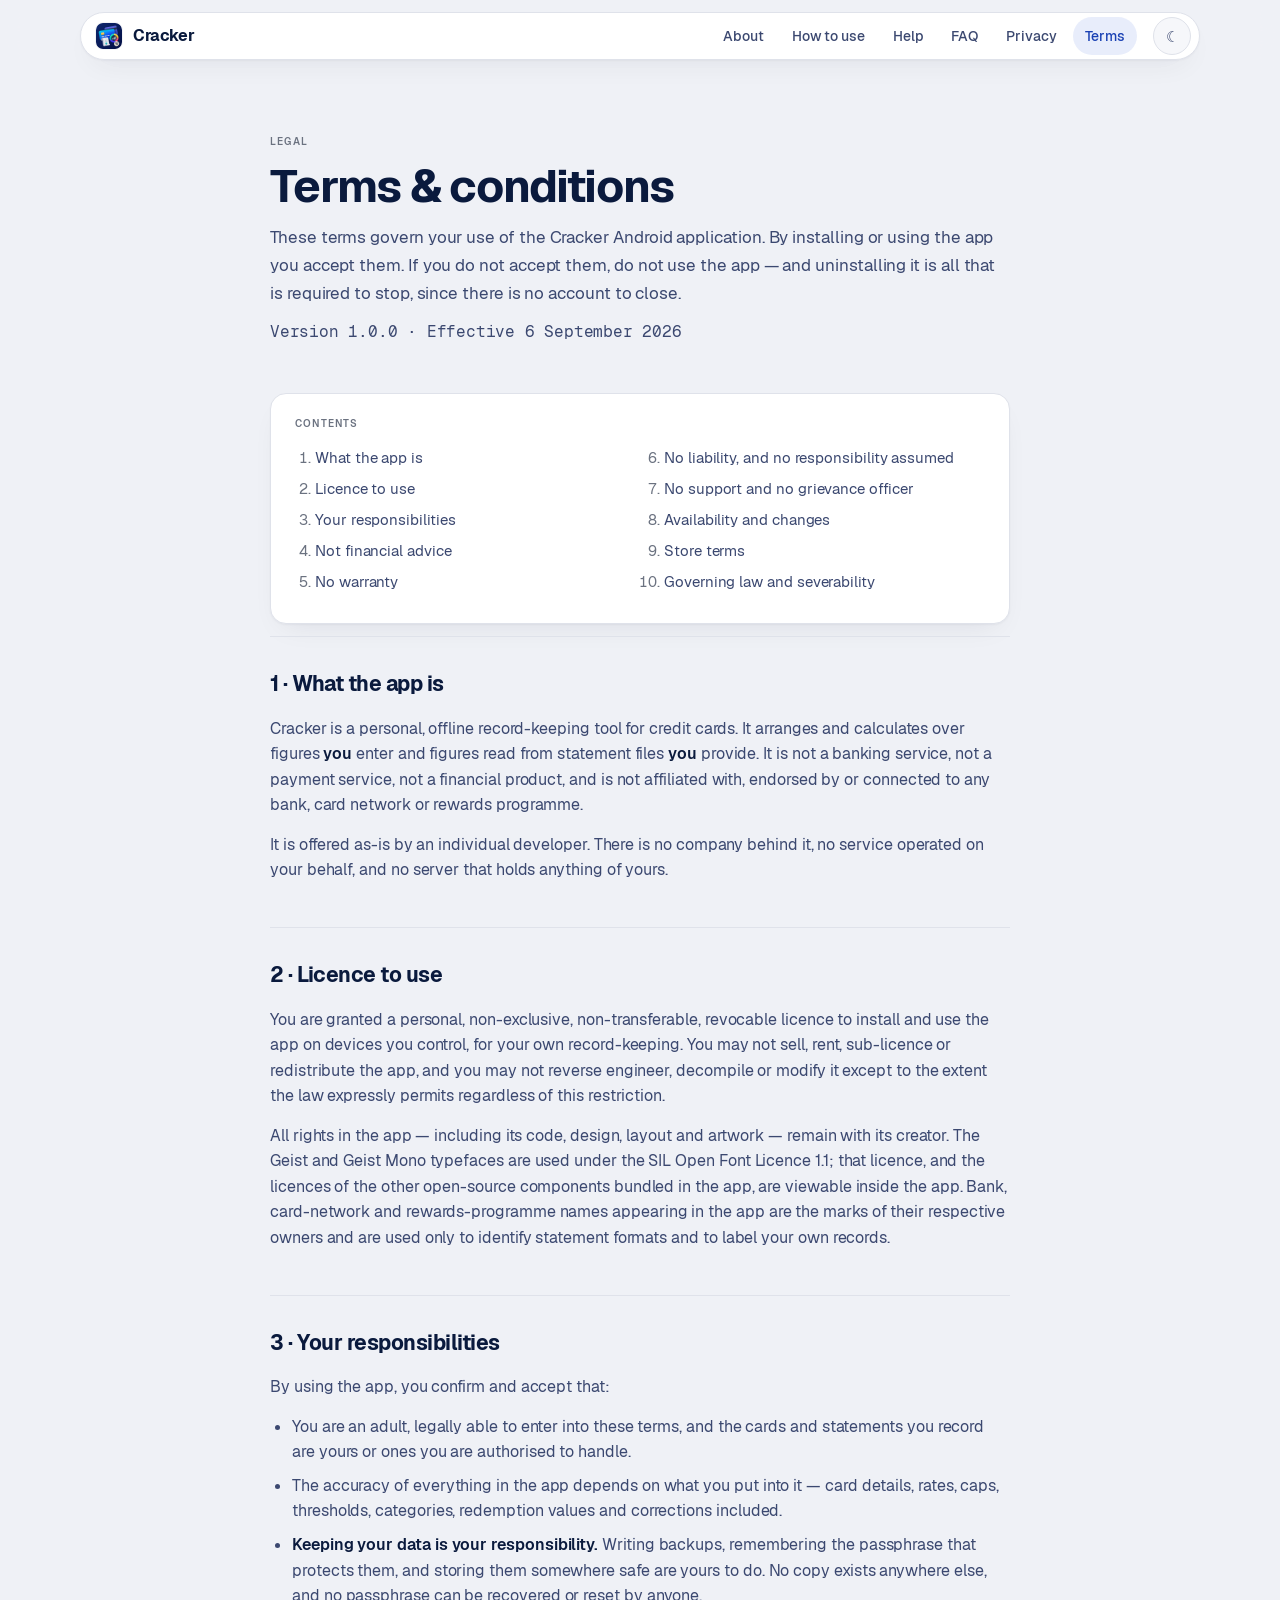
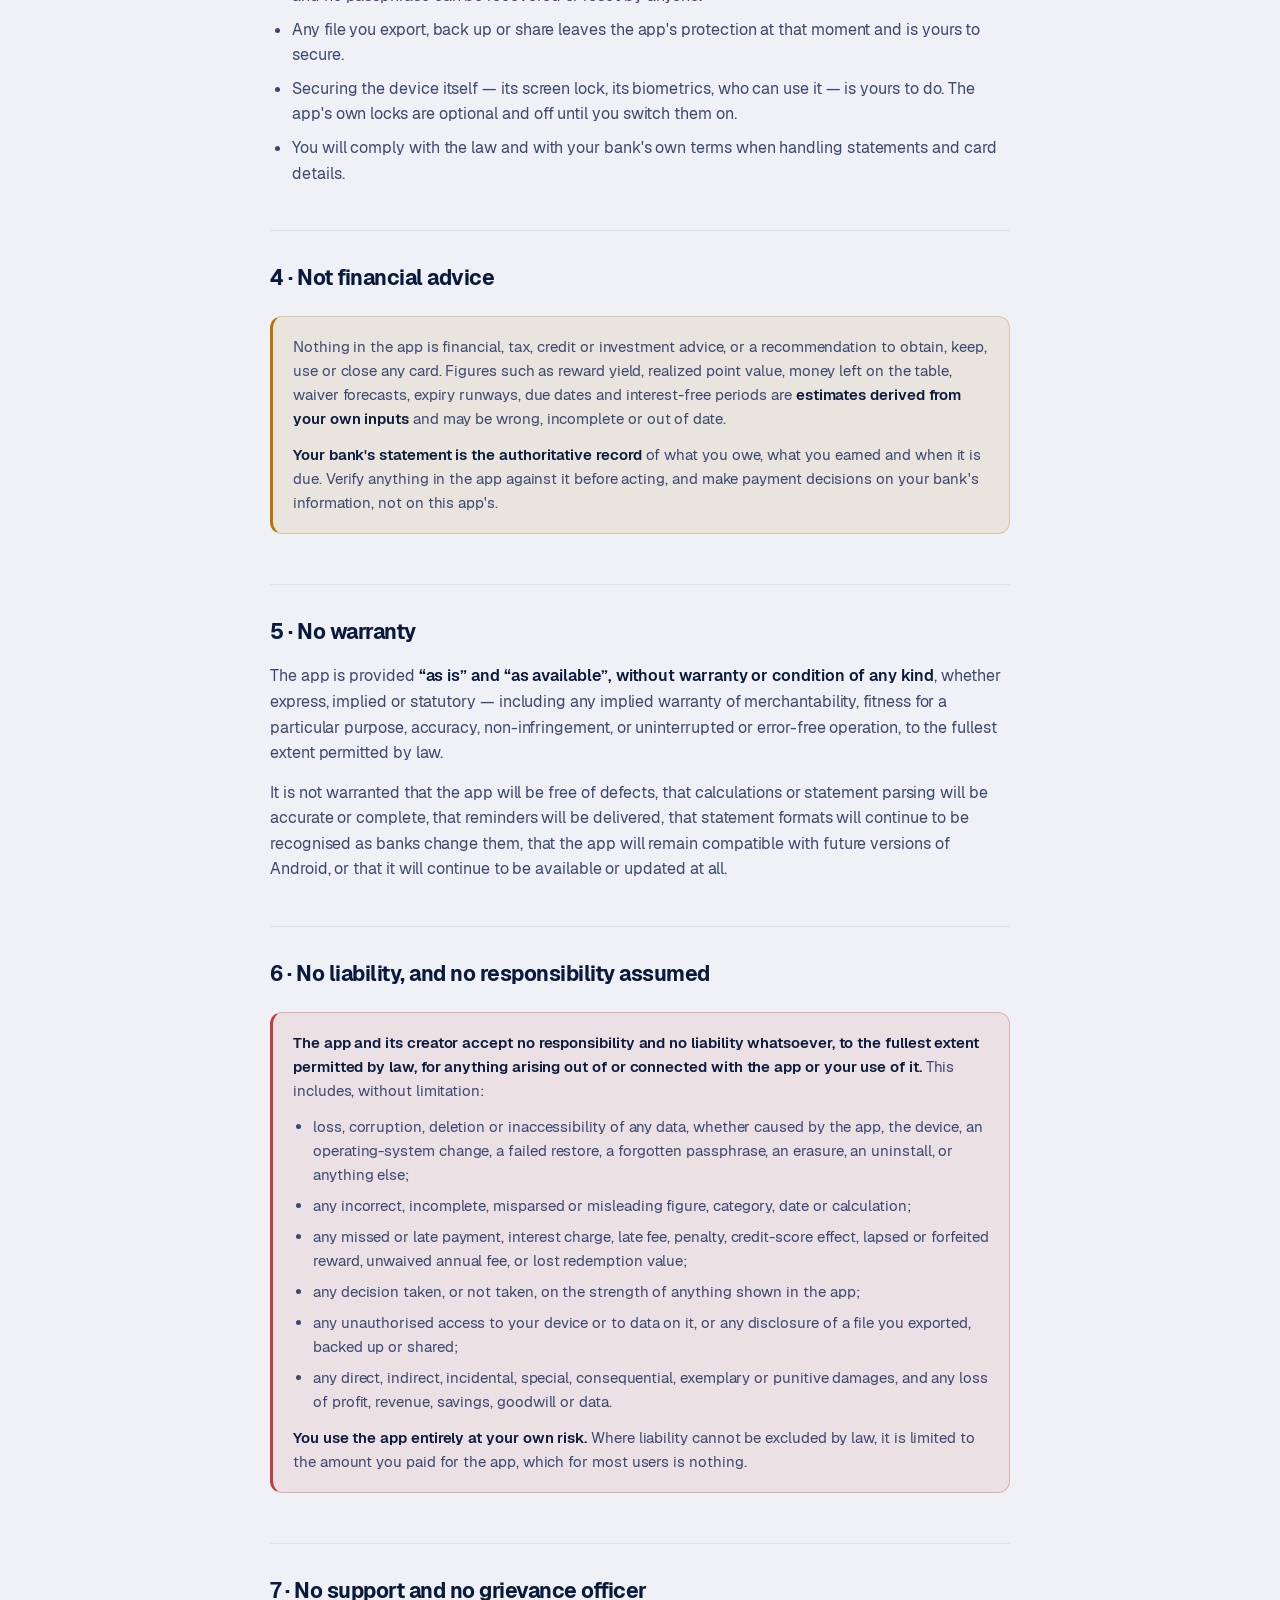
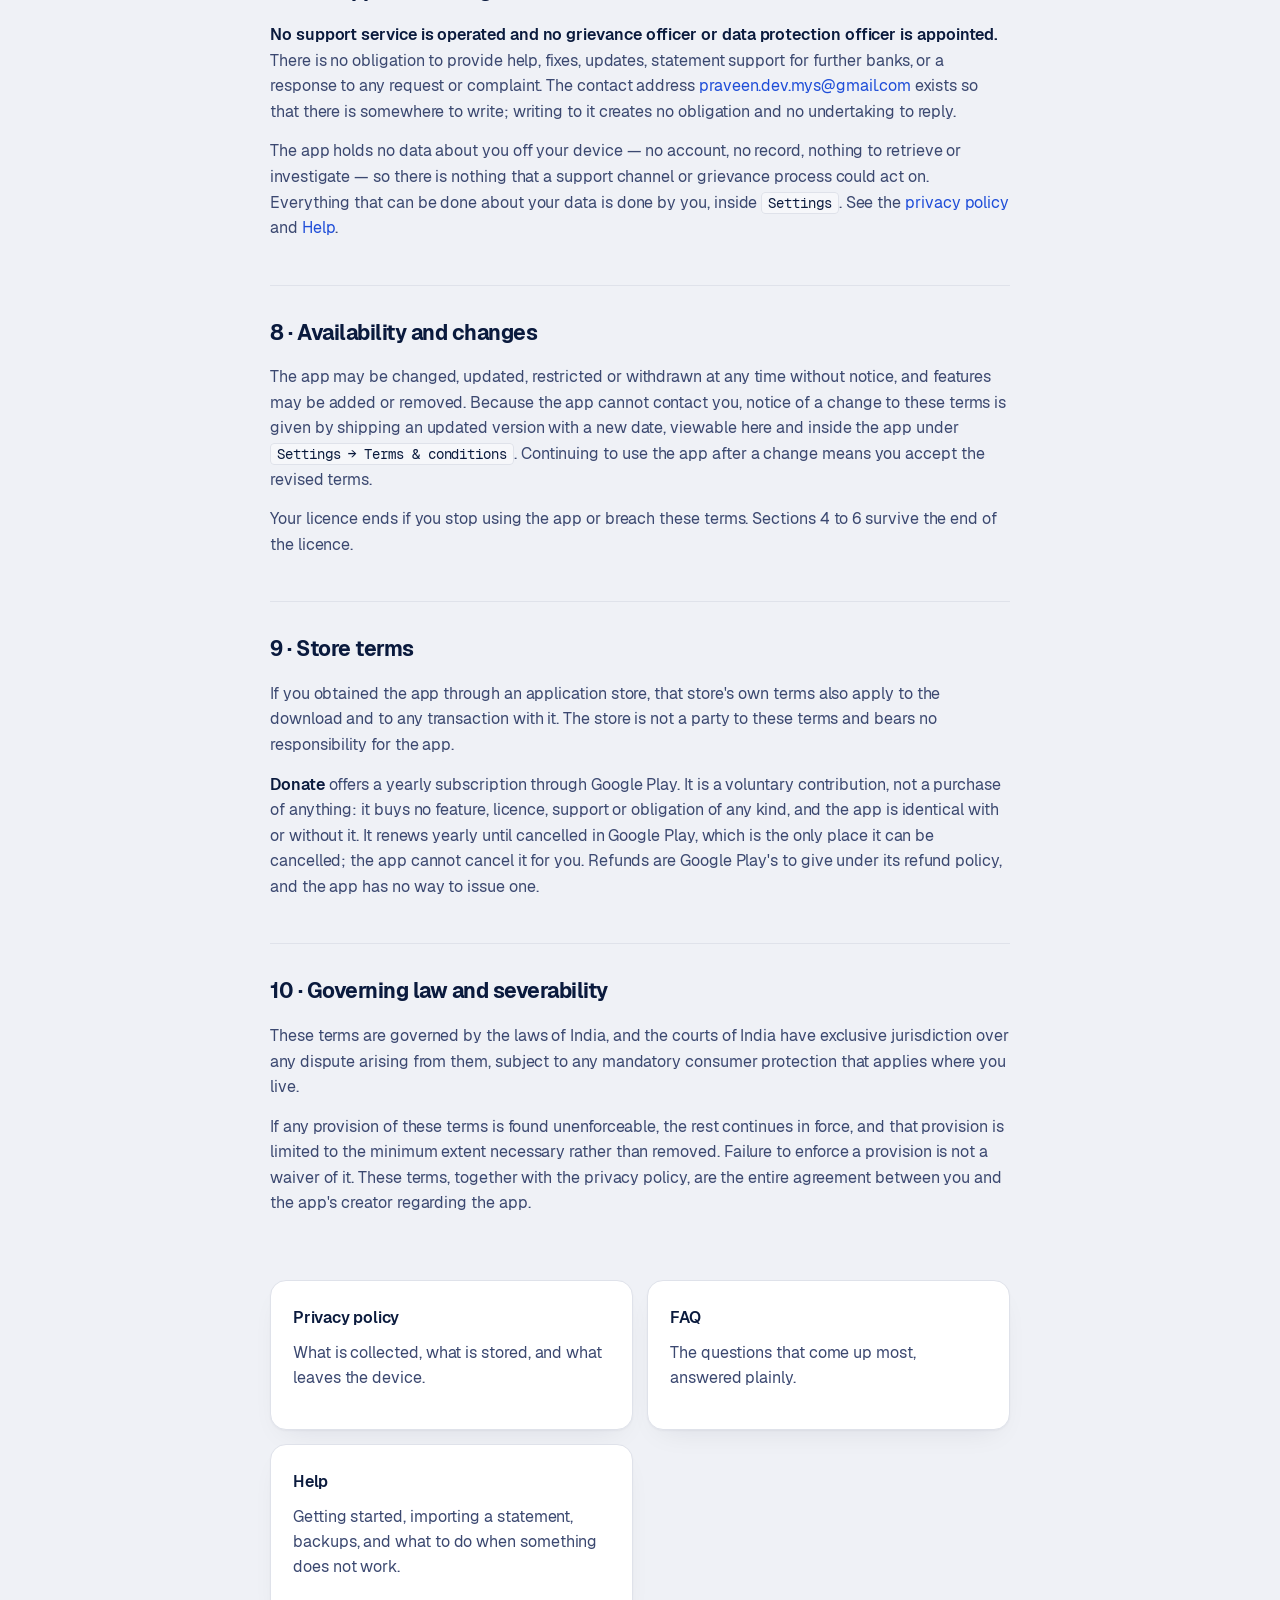
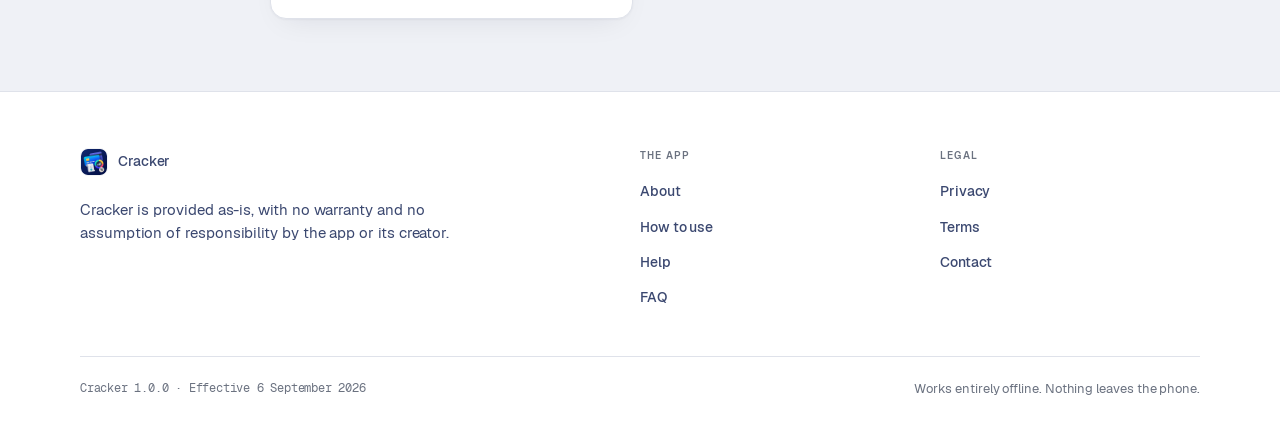
<file: terms.html>
<!DOCTYPE html>
<html lang="en">

<head>
<meta charset="utf-8">
<meta name="viewport" content="width=device-width, initial-scale=1">
<title>Terms &amp; conditions — Cracker</title>
<meta name="description" content="The terms you accept by using Cracker: provided as-is, no warranty, no liability, not financial advice, and your data is entirely your own responsibility.">
<meta name="theme-color" content="#EFF1F6" media="(prefers-color-scheme: light)">
<meta name="theme-color" content="#080A0F" media="(prefers-color-scheme: dark)">
<meta property="og:type" content="website">
<meta property="og:url" content="https://sudo-githubuser.github.io/cc_tracker_legal/terms.html">
<meta property="og:site_name" content="Cracker">
<meta property="og:title" content="Terms &amp; conditions — Cracker">
<meta property="og:image" content="https://sudo-githubuser.github.io/cc_tracker_legal/icon.png">

<link rel="canonical" href="https://sudo-githubuser.github.io/cc_tracker_legal/terms.html">
<link rel="icon" type="image/png" href="favicon.png">
<link rel="apple-touch-icon" href="icon.png">
<link rel="stylesheet" href="styles.css">
<script>
    (function () {
        try {
            var t = localStorage.getItem('cracker-theme');
            if (t === 'light' || t === 'dark') {
                document.documentElement.setAttribute('data-theme', t);
            }
        } catch (e) { }
    })();
</script>
</head>

<body>
    <a class="skip-link" href="#main">Skip to content</a>

    <nav class="nav">
        <div class="nav-inner">
            <a href="index.html" class="nav-brand">
                <img class="nav-mark" src="icon.png" alt="" width="28" height="28" decoding="async">
                Cracker
            </a>
            <div class="nav-tools">
                <button class="icon-btn" data-theme-toggle type="button" aria-label="Switch theme">☾</button>
                <button class="icon-btn nav-toggle" data-nav-toggle type="button" aria-expanded="false"
                    aria-controls="nav-links" aria-label="Menu">☰</button>
            </div>
            <div class="nav-links" id="nav-links">
                <a href="index.html">About</a>
                <a href="guide.html">How to use</a>
                <a href="help.html">Help</a>
                <a href="faq.html">FAQ</a>
                <a href="privacy.html">Privacy</a>
                <a href="terms.html" class="active" aria-current="page">Terms</a>
            </div>
        </div>
    </nav>

    <main id="main" class="prose-wrap doc">
        <header class="page-head">
            <span class="eyebrow">Legal</span>
            <h1>Terms &amp; conditions</h1>
            <p class="subtitle">
                These terms govern your use of the Cracker Android application. By installing or using the
                app you accept them. If you do not accept them, do not use the app — and uninstalling it is
                all that is required to stop, since there is no account to close.
            </p>
            <p class="last-updated">Version 1.0.0 · Effective 6 September 2026</p>
        </header>

        <nav class="toc" aria-label="Contents">
            <h2>Contents</h2>
            <ol>
                <li><a href="#s1">What the app is</a></li>
                <li><a href="#s2">Licence to use</a></li>
                <li><a href="#s3">Your responsibilities</a></li>
                <li><a href="#s4">Not financial advice</a></li>
                <li><a href="#s5">No warranty</a></li>
                <li><a href="#s6">No liability, and no responsibility assumed</a></li>
                <li><a href="#s7">No support and no grievance officer</a></li>
                <li><a href="#s8">Availability and changes</a></li>
                <li><a href="#s9">Store terms</a></li>
                <li><a href="#s10">Governing law and severability</a></li>
            </ol>
        </nav>

        <section class="section-block" id="s1">
            <h2>1 · What the app is</h2>
            <p>
                Cracker is a personal, offline record-keeping tool for credit cards. It arranges and
                calculates over figures <strong>you</strong> enter and figures read from statement files
                <strong>you</strong> provide. It is not a banking service, not a payment service, not a
                financial product, and is not affiliated with, endorsed by or connected to any bank, card
                network or rewards programme.
            </p>
            <p>
                It is offered as-is by an individual developer. There is no company behind it, no service
                operated on your behalf, and no server that holds anything of yours.
            </p>
        </section>

        <section class="section-block" id="s2">
            <h2>2 · Licence to use</h2>
            <p>
                You are granted a personal, non-exclusive, non-transferable, revocable licence to install
                and use the app on devices you control, for your own record-keeping. You may not sell,
                rent, sub-licence or redistribute the app, and you may not reverse engineer, decompile or
                modify it except to the extent the law expressly permits regardless of this restriction.
            </p>
            <p>
                All rights in the app — including its code, design, layout and artwork — remain with its
                creator. The Geist and Geist Mono typefaces are used under the SIL Open Font Licence 1.1;
                that licence, and the licences of the other open-source components bundled in the app, are
                viewable inside the app. Bank, card-network and rewards-programme names appearing in the
                app are the marks of their respective owners and are used only to identify statement
                formats and to label your own records.
            </p>
        </section>

        <section class="section-block" id="s3">
            <h2>3 · Your responsibilities</h2>
            <p>By using the app, you confirm and accept that:</p>
            <ul>
                <li>You are an adult, legally able to enter into these terms, and the cards and statements you record are yours or ones you are authorised to handle.</li>
                <li>The accuracy of everything in the app depends on what you put into it — card details, rates, caps, thresholds, categories, redemption values and corrections included.</li>
                <li><strong>Keeping your data is your responsibility.</strong> Writing backups, remembering the passphrase that protects them, and storing them somewhere safe are yours to do. No copy exists anywhere else, and no passphrase can be recovered or reset by anyone.</li>
                <li>Any file you export, back up or share leaves the app's protection at that moment and is yours to secure.</li>
                <li>Securing the device itself — its screen lock, its biometrics, who can use it — is yours to do. The app's own locks are optional and off until you switch them on.</li>
                <li>You will comply with the law and with your bank's own terms when handling statements and card details.</li>
            </ul>
        </section>

        <section class="section-block" id="s4">
            <h2>4 · Not financial advice</h2>
            <div class="callout">
                <p>
                    Nothing in the app is financial, tax, credit or investment advice, or a recommendation to
                    obtain, keep, use or close any card. Figures such as reward yield, realized point value,
                    money left on the table, waiver forecasts, expiry runways, due dates and interest-free
                    periods are <strong>estimates derived from your own inputs</strong> and may be wrong,
                    incomplete or out of date.
                </p>
                <p>
                    <strong>Your bank's statement is the authoritative record</strong> of what you owe, what
                    you earned and when it is due. Verify anything in the app against it before acting, and
                    make payment decisions on your bank's information, not on this app's.
                </p>
            </div>
        </section>

        <section class="section-block" id="s5">
            <h2>5 · No warranty</h2>
            <p>
                The app is provided <strong>“as is” and “as available”, without warranty or condition of any
                kind</strong>, whether express, implied or statutory — including any implied warranty of
                merchantability, fitness for a particular purpose, accuracy, non-infringement, or
                uninterrupted or error-free operation, to the fullest extent permitted by law.
            </p>
            <p>
                It is not warranted that the app will be free of defects, that calculations or statement
                parsing will be accurate or complete, that reminders will be delivered, that statement
                formats will continue to be recognised as banks change them, that the app will remain
                compatible with future versions of Android, or that it will continue to be available or
                updated at all.
            </p>
        </section>

        <section class="section-block" id="s6">
            <h2>6 · No liability, and no responsibility assumed</h2>
            <div class="callout callout-crit">
                <p>
                    <strong>The app and its creator accept no responsibility and no liability whatsoever,
                    to the fullest extent permitted by law, for anything arising out of or connected with the
                    app or your use of it.</strong> This includes, without limitation:
                </p>
                <ul>
                    <li>loss, corruption, deletion or inaccessibility of any data, whether caused by the app, the device, an operating-system change, a failed restore, a forgotten passphrase, an erasure, an uninstall, or anything else;</li>
                    <li>any incorrect, incomplete, misparsed or misleading figure, category, date or calculation;</li>
                    <li>any missed or late payment, interest charge, late fee, penalty, credit-score effect, lapsed or forfeited reward, unwaived annual fee, or lost redemption value;</li>
                    <li>any decision taken, or not taken, on the strength of anything shown in the app;</li>
                    <li>any unauthorised access to your device or to data on it, or any disclosure of a file you exported, backed up or shared;</li>
                    <li>any direct, indirect, incidental, special, consequential, exemplary or punitive damages, and any loss of profit, revenue, savings, goodwill or data.</li>
                </ul>
                <p>
                    <strong>You use the app entirely at your own risk.</strong> Where liability cannot be
                    excluded by law, it is limited to the amount you paid for the app, which for most users
                    is nothing.
                </p>
            </div>
        </section>

        <section class="section-block" id="s7">
            <h2>7 · No support and no grievance officer</h2>
            <p>
                <strong>No support service is operated and no grievance officer or data protection officer
                is appointed.</strong> There is no obligation to provide help, fixes, updates, statement
                support for further banks, or a response to any request or complaint. The contact address
                <a href="mailto:praveen.dev.mys@gmail.com">praveen.dev.mys@gmail.com</a> exists so that there is somewhere to
                write; writing to it creates no obligation and no undertaking to reply.
            </p>
            <p>
                The app holds no data about you off your device — no account, no record, nothing to
                retrieve or investigate — so there is nothing that a support channel or grievance process
                could act on. Everything that can be done about your data is done by you, inside
                <span class="mono">Settings</span>. See the <a href="privacy.html">privacy policy</a> and
                <a href="help.html">Help</a>.
            </p>
        </section>

        <section class="section-block" id="s8">
            <h2>8 · Availability and changes</h2>
            <p>
                The app may be changed, updated, restricted or withdrawn at any time without notice, and
                features may be added or removed. Because the app cannot contact you, notice of a change to
                these terms is given by shipping an updated version with a new date, viewable here and
                inside the app under <span class="mono">Settings → Terms &amp; conditions</span>.
                Continuing to use the app after a change means you accept the revised terms.
            </p>
            <p>
                Your licence ends if you stop using the app or breach these terms. Sections 4 to 6 survive
                the end of the licence.
            </p>
        </section>

        <section class="section-block" id="s9">
            <h2>9 · Store terms</h2>
            <p>
                If you obtained the app through an application store, that store's own terms also apply to
                the download and to any transaction with it. The store is not a party to these terms and
                bears no responsibility for the app.
            </p>
            <p>
                <strong>Donate</strong> offers a yearly subscription through Google Play. It is a voluntary
                contribution, not a purchase of anything: it buys no feature, licence, support or obligation
                of any kind, and the app is identical with or without it. It renews yearly until cancelled in
                Google Play, which is the only place it can be cancelled; the app cannot cancel it for you.
                Refunds are Google Play's to give under its refund policy, and the app has no way to issue one.
            </p>
        </section>

        <section class="section-block" id="s10">
            <h2>10 · Governing law and severability</h2>
            <p>
                These terms are governed by the laws of India, and the courts of India have exclusive
                jurisdiction over any dispute arising from them, subject to any mandatory consumer
                protection that applies where you live.
            </p>
            <p>
                If any provision of these terms is found unenforceable, the rest continues in force, and
                that provision is limited to the minimum extent necessary rather than removed. Failure to
                enforce a provision is not a waiver of it. These terms, together with the privacy policy,
                are the entire agreement between you and the app's creator regarding the app.
            </p>
        </section>

        <div class="link-grid">
            <a href="privacy.html" class="link-card">
                <h3>Privacy policy</h3>
                <p>What is collected, what is stored, and what leaves the device.</p>
            </a>
            <a href="faq.html" class="link-card">
                <h3>FAQ</h3>
                <p>The questions that come up most, answered plainly.</p>
            </a>
            <a href="help.html" class="link-card">
                <h3>Help</h3>
                <p>Getting started, importing a statement, backups, and what to do when something does not
                    work.</p>
            </a>
        </div>
    </main>

    <footer class="footer">
        <div class="footer-grid">
            <div class="footer-brand">
                <a href="index.html" class="nav-brand">
                    <img class="nav-mark" src="icon.png" alt="" width="28" height="28" decoding="async">
                    Cracker
                </a>
                <p>Cracker is provided as-is, with no warranty and no assumption of responsibility by the
                app or its creator.</p>
            </div>
            <div>
                <h4>The app</h4>
                <ul>
                    <li><a href="index.html">About</a></li>
                    <li><a href="guide.html">How to use</a></li>
                    <li><a href="help.html">Help</a></li>
                    <li><a href="faq.html">FAQ</a></li>
                </ul>
            </div>
            <div>
                <h4>Legal</h4>
                <ul>
                    <li><a href="privacy.html">Privacy</a></li>
                    <li><a href="terms.html">Terms</a></li>
                    <li><a href="mailto:praveen.dev.mys@gmail.com">Contact</a></li>
                </ul>
            </div>
        </div>
        <div class="footer-bottom">
            <span class="last-updated">Cracker 1.0.0 · Effective 6 September 2026</span>
            <span>Works entirely offline. Nothing leaves the phone.</span>
        </div>
    </footer>

    <button class="to-top" data-to-top type="button" aria-label="Back to top">↑</button>

    <script src="site.js" defer></script>
</body>

</html>
</file>
<file: styles.css>
/* ==========================================================================
   Cracker — shared stylesheet

   One file for every page, so a change to the look lands everywhere at once.

   The structure of the design — the floating nav dock, the hero, the stat
   tiles, the card grids, the banded sections, the document pages with their
   contents list and callouts — follows the reference site. The palette and
   the type stay Cracker's own: the colours are the app's design tokens
   (lib/core/theme/tokens.dart), and the words are set in Geist and Geist
   Mono, bundled beside this file under fonts/ and used under SIL OFL 1.1
   (fonts/Geist-OFL.txt travels with them).
   ========================================================================== */

/* --- Type ---------------------------------------------------------------- */
@font-face {
    font-family: 'Geist';
    src: url('fonts/Geist-Regular.ttf') format('truetype');
    font-weight: 400;
    font-display: swap;
}

@font-face {
    font-family: 'Geist';
    src: url('fonts/Geist-Medium.ttf') format('truetype');
    font-weight: 500;
    font-display: swap;
}

@font-face {
    font-family: 'Geist';
    src: url('fonts/Geist-SemiBold.ttf') format('truetype');
    font-weight: 600;
    font-display: swap;
}

@font-face {
    font-family: 'Geist';
    src: url('fonts/Geist-Bold.ttf') format('truetype');
    font-weight: 700;
    font-display: swap;
}

@font-face {
    font-family: 'GeistMono';
    src: url('fonts/GeistMono-Regular.ttf') format('truetype');
    font-weight: 400;
    font-display: swap;
}

/* --- Tokens -------------------------------------------------------------- */
:root {
    /* Accent — the app's spend blue. */
    --accent: #1E4DD8;
    --accent-strong: #1A41B4;
    --accent-soft: rgba(30, 77, 216, 0.10);
    --accent-ring: rgba(30, 77, 216, 0.34);

    /* Surfaces */
    --bg: #EFF1F6;
    --surface: #FFFFFF;
    --surface-2: #F6F7FA;
    --line: #DFE2EA;
    --hairline: rgba(10, 26, 61, 0.05);

    /* Ink */
    --ink: #0A1A3D;
    --ink-2: #3B4870;
    --muted: #6B7280;

    /* Meaning — earn, burn and critical, as the app paints them. */
    --good: #007944;
    --good-soft: rgba(0, 121, 68, 0.10);
    --good-line: rgba(0, 121, 68, 0.28);
    --warn: #B57500;
    --warn-soft: rgba(181, 117, 0, 0.10);
    --warn-line: rgba(181, 117, 0, 0.28);
    --crit: #C13C3C;
    --crit-soft: rgba(193, 60, 60, 0.09);
    --crit-line: rgba(193, 60, 60, 0.30);

    /* Radii — R.well … R.sheet */
    --r-xs: 4px;
    --r-sm: 8px;
    --r-md: 12px;
    --r-lg: 16px;
    --r-xl: 20px;
    --r-xxl: 28px;
    --r-pill: 999px;

    /* Depth. A card carries a border as well, so the lift only has to
       separate it from the ground. */
    --lift: 0 1px 2px rgba(15, 23, 42, 0.04), 0 12px 30px -14px rgba(15, 23, 42, 0.10);
    --lift-lg: 0 2px 4px rgba(15, 23, 42, 0.05), 0 24px 48px -20px rgba(15, 23, 42, 0.16);

    /* Type */
    --font-ui: 'Geist', Roboto, 'Segoe UI', system-ui, -apple-system, sans-serif;
    --font-body: 'Geist', Roboto, 'Segoe UI', system-ui, -apple-system, sans-serif;
    --font-mono: 'GeistMono', ui-monospace, 'Cascadia Mono', Consolas, monospace;

    --nav-h: 64px;
    --maxw: 1120px;
    --maxw-prose: 780px;
}

/* Dark for anyone whose system asks for it, with the toggle able to override
   in either direction. Both selectors are needed: the media query alone
   cannot be turned off, and the attribute alone ignores the system setting. */
@media (prefers-color-scheme: dark) {
    :root:not([data-theme="light"]) {
        --accent: #5B8FFF;
        --accent-strong: #8FB4FF;
        --accent-soft: rgba(91, 143, 255, 0.14);
        --accent-ring: rgba(91, 143, 255, 0.42);

        --bg: #080A0F;
        --surface: #12161E;
        --surface-2: #1A1F29;
        --line: #232936;
        --hairline: rgba(255, 255, 255, 0.05);

        --ink: #F4F5F7;
        --ink-2: #A9B2C0;
        --muted: #7C8698;

        --good: #00C46A;
        --good-soft: rgba(0, 196, 106, 0.14);
        --good-line: rgba(0, 196, 106, 0.30);
        --warn: #E9A63B;
        --warn-soft: rgba(233, 166, 59, 0.14);
        --warn-line: rgba(233, 166, 59, 0.30);
        --crit: #FF7A7A;
        --crit-soft: rgba(255, 122, 122, 0.13);
        --crit-line: rgba(255, 122, 122, 0.30);

        --lift: 0 12px 32px -14px rgba(0, 0, 0, 0.80);
        --lift-lg: 0 20px 48px -18px rgba(0, 0, 0, 0.85);
    }
}

:root[data-theme="dark"] {
    --accent: #5B8FFF;
    --accent-strong: #8FB4FF;
    --accent-soft: rgba(91, 143, 255, 0.14);
    --accent-ring: rgba(91, 143, 255, 0.42);

    --bg: #080A0F;
    --surface: #12161E;
    --surface-2: #1A1F29;
    --line: #232936;
    --hairline: rgba(255, 255, 255, 0.05);

    --ink: #F4F5F7;
    --ink-2: #A9B2C0;
    --muted: #7C8698;

    --good: #00C46A;
    --good-soft: rgba(0, 196, 106, 0.14);
    --good-line: rgba(0, 196, 106, 0.30);
    --warn: #E9A63B;
    --warn-soft: rgba(233, 166, 59, 0.14);
    --warn-line: rgba(233, 166, 59, 0.30);
    --crit: #FF7A7A;
    --crit-soft: rgba(255, 122, 122, 0.13);
    --crit-line: rgba(255, 122, 122, 0.30);

    --lift: 0 12px 32px -14px rgba(0, 0, 0, 0.80);
    --lift-lg: 0 20px 48px -18px rgba(0, 0, 0, 0.85);
}

/* --- Base ---------------------------------------------------------------- */
*,
*::before,
*::after {
    margin: 0;
    padding: 0;
    box-sizing: border-box;
}

html {
    scroll-behavior: smooth;
    /* So an anchor jump does not park the heading underneath the sticky nav. */
    scroll-padding-top: calc(var(--nav-h) + 24px);
    -webkit-text-size-adjust: 100%;
}

@media (prefers-reduced-motion: reduce) {

    html {
        scroll-behavior: auto;
    }

    *,
    *::before,
    *::after {
        animation-duration: 0.01ms !important;
        transition-duration: 0.01ms !important;
    }
}

body {
    font-family: var(--font-body);
    background: var(--bg);
    color: var(--ink);
    line-height: 1.65;
    font-size: 16px;
    letter-spacing: -0.07px;
    -webkit-font-smoothing: antialiased;
    -moz-osx-font-smoothing: grayscale;
}

img {
    max-width: 100%;
    display: block;
}

a {
    color: var(--accent);
    text-decoration: none;
}

a:hover {
    text-decoration: underline;
}

:focus-visible {
    outline: 2px solid var(--accent);
    outline-offset: 3px;
    border-radius: var(--r-xs);
}

/* The app's micro-caps section label — small, wide tracking, upper case. It
   is the most recognisable piece of the app's type, so every section on the
   site is introduced by one. */
.eyebrow {
    display: block;
    font-family: var(--font-ui);
    font-size: 10px;
    font-weight: 600;
    letter-spacing: 1.2px;
    line-height: 1.2;
    text-transform: uppercase;
    color: var(--muted);
    margin-bottom: 12px;
}

/* Anything the eye compares down a column is set in the mono face with
   tabular figures. */
.num {
    font-family: var(--font-mono);
    font-variant-numeric: tabular-nums;
    font-feature-settings: "tnum" 1;
}

code,
.mono {
    font-family: var(--font-mono);
    font-size: 0.88em;
    color: var(--ink);
    background: var(--surface-2);
    border: 1px solid var(--line);
    border-radius: var(--r-xs);
    padding: 1px 6px;
}

em {
    font-style: italic;
}

.skip-link {
    position: absolute;
    left: -9999px;
    top: 0;
    background: var(--accent);
    color: #fff;
    padding: 10px 18px;
    border-radius: 0 0 var(--r-md) 0;
    font-family: var(--font-ui);
    font-weight: 600;
    z-index: 200;
}

.skip-link:focus {
    left: 0;
}

.wrap {
    max-width: var(--maxw);
    margin: 0 auto;
    padding: 0 20px;
}

.prose-wrap {
    max-width: var(--maxw-prose);
    margin: 0 auto;
    padding: 0 20px;
}

/* --- Navigation ----------------------------------------------------------
   A floating dock rather than a full-width bar, because that is what the app
   does: its navigation rides above the content at the sheet radius. */
.nav {
    position: sticky;
    top: 0;
    z-index: 100;
    padding: 12px 20px;
    background: var(--bg);
    background: color-mix(in srgb, var(--bg) 82%, transparent);
    backdrop-filter: saturate(160%) blur(14px);
    -webkit-backdrop-filter: saturate(160%) blur(14px);
}

.nav-inner {
    max-width: var(--maxw);
    margin: 0 auto;
    height: calc(var(--nav-h) - 16px);
    padding: 0 8px 0 14px;
    display: flex;
    align-items: center;
    gap: 16px;
    background: var(--surface);
    border: 1px solid var(--line);
    border-radius: var(--r-xxl);
    box-shadow: var(--lift);
}

.nav-brand {
    display: inline-flex;
    align-items: center;
    gap: 10px;
    font-family: var(--font-ui);
    font-weight: 700;
    font-size: 16px;
    letter-spacing: -0.4px;
    color: var(--ink);
    margin-right: auto;
    white-space: nowrap;
}

.nav-brand:hover {
    text-decoration: none;
}

.nav-mark {
    width: 28px;
    height: 28px;
    border-radius: var(--r-sm);
    border: 1px solid var(--hairline);
}

.nav-links {
    display: flex;
    align-items: center;
    gap: 4px;
}

.nav-links a {
    font-family: var(--font-ui);
    font-size: 13.5px;
    font-weight: 500;
    letter-spacing: -0.1px;
    color: var(--ink-2);
    padding: 8px 12px;
    border-radius: var(--r-pill);
    transition: background 0.15s ease, color 0.15s ease;
}

.nav-links a:hover {
    background: var(--surface-2);
    color: var(--ink);
    text-decoration: none;
}

.nav-links a.active {
    background: var(--accent-soft);
    color: var(--accent-strong);
}

.nav-tools {
    display: flex;
    align-items: center;
    gap: 6px;
    order: 3;
}

.icon-btn {
    width: 38px;
    height: 38px;
    display: inline-flex;
    align-items: center;
    justify-content: center;
    font-size: 15px;
    line-height: 1;
    color: var(--ink-2);
    background: var(--surface-2);
    border: 1px solid var(--line);
    border-radius: var(--r-pill);
    cursor: pointer;
    transition: background 0.15s ease, color 0.15s ease;
}

.icon-btn:hover {
    background: var(--accent-soft);
    color: var(--accent-strong);
}

.nav-toggle {
    display: none;
}

@media (max-width: 860px) {
    .nav-toggle {
        display: inline-flex;
    }

    .nav-inner {
        flex-wrap: wrap;
        height: auto;
        padding: 10px 10px 10px 14px;
        border-radius: var(--r-xl);
    }

    .nav-links {
        display: none;
        order: 4;
        width: 100%;
        flex-direction: column;
        align-items: stretch;
        gap: 2px;
        padding-top: 10px;
        margin-top: 10px;
        border-top: 1px solid var(--line);
    }

    .nav-links.open {
        display: flex;
    }

    .nav-links a {
        padding: 11px 12px;
        border-radius: var(--r-md);
        font-size: 15px;
    }
}

/* --- Buttons ------------------------------------------------------------- */
.btn {
    display: inline-flex;
    align-items: center;
    justify-content: center;
    gap: 10px;
    font-family: var(--font-ui);
    font-size: 15px;
    font-weight: 600;
    letter-spacing: -0.1px;
    padding: 13px 22px;
    border: 1px solid transparent;
    border-radius: var(--r-pill);
    cursor: pointer;
    transition: transform 0.15s ease, box-shadow 0.15s ease, background 0.15s ease;
}

.btn:hover {
    text-decoration: none;
}

.btn-primary {
    background: var(--accent);
    color: #fff;
    box-shadow: 0 8px 20px -10px var(--accent-ring);
}

.btn-primary:hover {
    background: var(--accent-strong);
    transform: translateY(-1px);
}

/* On dark, the accent is the light half of the pair, so the label has to be
   the dark one — white on #5B8FFF is unreadable. */
:root[data-theme="dark"] .btn-primary {
    color: #06122E;
}

@media (prefers-color-scheme: dark) {
    :root:not([data-theme="light"]) .btn-primary {
        color: #06122E;
    }
}

.btn-ghost {
    background: var(--surface);
    color: var(--ink);
    border-color: var(--line);
    box-shadow: var(--lift);
}

.btn-ghost:hover {
    border-color: var(--accent);
    color: var(--accent-strong);
    transform: translateY(-1px);
}

.btn-sm {
    font-size: 13.5px;
    padding: 10px 16px;
}

/* --- Hero ---------------------------------------------------------------- */
.hero {
    max-width: var(--maxw);
    margin: 0 auto;
    padding: 72px 20px 56px;
    text-align: center;
}

.hero-badge {
    display: inline-flex;
    align-items: center;
    gap: 8px;
    font-family: var(--font-ui);
    font-size: 12px;
    font-weight: 600;
    letter-spacing: 0.2px;
    color: var(--ink-2);
    background: var(--surface);
    border: 1px solid var(--line);
    border-radius: var(--r-pill);
    padding: 7px 16px;
    box-shadow: var(--lift);
    margin-bottom: 26px;
}

.hero-badge .num {
    color: var(--accent-strong);
    font-size: 11px;
    font-weight: 600;
}

.hero h1 {
    font-family: var(--font-ui);
    font-size: clamp(2.15rem, 5.6vw, 3.75rem);
    font-weight: 700;
    line-height: 1.06;
    letter-spacing: -1.6px;
    margin-bottom: 22px;
}

/* The break in the headline is a desktop decision. On a phone it strands the
   last word on a line of its own; let the text find its own breaks there. */
@media (max-width: 620px) {
    .hero h1 br {
        display: none;
    }
}

.hero .lede {
    max-width: 660px;
    margin: 0 auto 32px;
    font-size: 17.5px;
    line-height: 1.65;
    color: var(--ink-2);
}

.hero .lede em {
    color: var(--ink);
}

.hero-actions {
    display: flex;
    gap: 14px;
    justify-content: center;
    flex-wrap: wrap;
}

.hero-note {
    margin-top: 22px;
    font-family: var(--font-ui);
    font-size: 13px;
    color: var(--muted);
}

/* --- Sections ------------------------------------------------------------ */
.section {
    padding: 72px 0;
}

.section-tight {
    padding: 8px 0 24px;
}

/* A banded section, kept between the ground and the card fill rather than
   equal to either, so the cards standing on it keep their edge. */
.section-alt {
    background: var(--surface-2);
    background: color-mix(in srgb, var(--surface) 55%, var(--bg));
    border-top: 1px solid var(--line);
    border-bottom: 1px solid var(--line);
}

.section-title {
    font-family: var(--font-ui);
    font-size: clamp(1.65rem, 3.4vw, 2.35rem);
    font-weight: 700;
    letter-spacing: -0.9px;
    line-height: 1.15;
    margin-bottom: 12px;
}

.section-subtitle {
    font-size: 16.5px;
    color: var(--ink-2);
    max-width: 660px;
    margin-bottom: 36px;
}

.section-prose {
    max-width: 660px;
    margin-bottom: 30px;
}

.section-prose p {
    font-size: 16.5px;
    color: var(--ink-2);
    margin-bottom: 14px;
}

.section-prose p:last-child {
    margin-bottom: 0;
}

.section-prose strong {
    color: var(--ink);
    font-weight: 600;
}

/* --- Stat tiles ----------------------------------------------------------
   The app's metric tile: a micro-caps label under a mono figure. */
.stat-grid {
    display: grid;
    grid-template-columns: repeat(auto-fit, minmax(150px, 1fr));
    gap: 14px;
}

.stat {
    background: var(--surface);
    border: 1px solid var(--line);
    border-radius: var(--r-lg);
    padding: 22px 20px;
    box-shadow: var(--lift);
}

.stat-number {
    font-family: var(--font-mono);
    font-variant-numeric: tabular-nums;
    font-size: 34px;
    font-weight: 700;
    line-height: 1.05;
    letter-spacing: -1px;
    color: var(--accent-strong);
    margin-bottom: 10px;
}

.stat-label {
    font-family: var(--font-ui);
    font-size: 10px;
    font-weight: 600;
    letter-spacing: 1.2px;
    text-transform: uppercase;
    color: var(--muted);
    line-height: 1.35;
}

/* --- Chips --------------------------------------------------------------- */
.chip {
    font-family: var(--font-ui);
    font-size: 13px;
    font-weight: 500;
    letter-spacing: -0.1px;
    color: var(--ink-2);
    background: var(--surface);
    border: 1px solid var(--line);
    border-radius: var(--r-pill);
    padding: 8px 16px;
    cursor: pointer;
    transition: background 0.15s ease, color 0.15s ease, border-color 0.15s ease;
}

.chip:hover {
    border-color: var(--accent);
    color: var(--accent-strong);
}

.chip[aria-pressed="true"] {
    background: var(--accent);
    border-color: var(--accent);
    color: #fff;
    font-weight: 600;
}

/* --- Feature cards ------------------------------------------------------- */
.feature-grid {
    display: grid;
    grid-template-columns: repeat(auto-fill, minmax(290px, 1fr));
    gap: 14px;
}

.feature-card {
    background: var(--surface);
    border: 1px solid var(--line);
    border-radius: var(--r-lg);
    padding: 24px 22px;
    box-shadow: var(--lift);
    transition: transform 0.15s ease, border-color 0.15s ease;
}

.feature-card:hover {
    transform: translateY(-2px);
    border-color: var(--accent-ring);
    border-color: color-mix(in srgb, var(--accent) 40%, var(--line));
}

.feature-card[hidden] {
    display: none;
}

/* The recessed icon well the app uses inside its cards. */
.feature-icon {
    width: 40px;
    height: 40px;
    display: inline-flex;
    align-items: center;
    justify-content: center;
    font-size: 19px;
    line-height: 1;
    background: var(--surface-2);
    border: 1px solid var(--line);
    border-radius: var(--r-md);
    margin-bottom: 16px;
}

.feature-card h3 {
    font-family: var(--font-ui);
    font-size: 16.5px;
    font-weight: 600;
    letter-spacing: -0.3px;
    line-height: 1.3;
    margin-bottom: 9px;
}

.feature-card p {
    font-size: 14.5px;
    line-height: 1.62;
    color: var(--ink-2);
    margin-bottom: 12px;
}

.feature-card p:last-child {
    margin-bottom: 0;
}

.feature-card strong {
    color: var(--ink);
    font-weight: 600;
}

/* A card whose whole point is one figure and one sentence. */
.feature-card .lens-answer {
    font-size: 14.5px;
}

/* --- Link cards ---------------------------------------------------------- */
.link-grid {
    display: grid;
    grid-template-columns: repeat(auto-fit, minmax(250px, 1fr));
    gap: 14px;
}

.link-card {
    display: block;
    background: var(--surface);
    border: 1px solid var(--line);
    border-radius: var(--r-lg);
    padding: 24px 22px;
    box-shadow: var(--lift);
    color: inherit;
    transition: transform 0.15s ease, border-color 0.15s ease;
}

.link-card:hover {
    transform: translateY(-2px);
    border-color: var(--accent);
    text-decoration: none;
}

.link-card h3 {
    font-family: var(--font-ui);
    font-size: 16.5px;
    font-weight: 600;
    letter-spacing: -0.3px;
    margin-bottom: 8px;
    color: var(--ink);
}

.link-card p {
    font-size: 14.5px;
    color: var(--ink-2);
    line-height: 1.6;
}

/* --- Document pages ------------------------------------------------------ */
.page-head {
    padding: 64px 0 34px;
}

.page-head h1 {
    font-family: var(--font-ui);
    font-size: clamp(2rem, 5vw, 2.9rem);
    font-weight: 700;
    letter-spacing: -1.2px;
    line-height: 1.1;
    margin-bottom: 12px;
}

.page-head .subtitle {
    font-size: 17px;
    color: var(--ink-2);
    margin-bottom: 12px;
}

.page-head .subtitle:last-child {
    margin-bottom: 0;
}

.last-updated {
    font-family: var(--font-mono);
    font-size: 12.5px;
    color: var(--muted);
    letter-spacing: -0.2px;
}

.doc {
    padding-bottom: 72px;
}

.doc .section-block {
    padding: 30px 0;
    border-top: 1px solid var(--line);
}

.doc h2 {
    font-family: var(--font-ui);
    font-size: 21px;
    font-weight: 700;
    letter-spacing: -0.5px;
    margin-bottom: 14px;
    scroll-margin-top: calc(var(--nav-h) + 24px);
}

.doc h3 {
    font-family: var(--font-ui);
    font-size: 16px;
    font-weight: 600;
    letter-spacing: -0.2px;
    color: var(--ink);
    margin: 22px 0 10px;
}

.doc h4 {
    font-family: var(--font-ui);
    font-size: 15px;
    font-weight: 600;
    letter-spacing: -0.2px;
    color: var(--ink);
    margin: 20px 0 8px;
}

.doc h3:first-child,
.doc h4:first-child {
    margin-top: 0;
}

.doc p {
    color: var(--ink-2);
    margin-bottom: 14px;
    font-size: 15.5px;
}

.doc ul,
.doc ol {
    color: var(--ink-2);
    margin: 0 0 14px 22px;
    font-size: 15.5px;
}

.doc li {
    margin-bottom: 8px;
}

.doc li > ul {
    margin-top: 8px;
}

.doc strong {
    color: var(--ink);
    font-weight: 600;
}

.doc .link-grid,
.doc .table-card {
    margin-top: 20px;
}

/* --- Numbered steps ------------------------------------------------------ */
ol.steps {
    list-style: none;
    counter-reset: step;
    margin: 20px 0 14px;
    padding: 0;
}

ol.steps > li {
    counter-increment: step;
    position: relative;
    padding-left: 46px;
    margin-bottom: 24px;
}

ol.steps > li:last-child {
    margin-bottom: 0;
}

ol.steps > li::before {
    content: counter(step);
    position: absolute;
    left: 0;
    top: 0;
    width: 30px;
    height: 30px;
    display: grid;
    place-items: center;
    border-radius: var(--r-pill);
    background: var(--accent-soft);
    border: 1px solid var(--accent-ring);
    color: var(--accent-strong);
    font-family: var(--font-mono);
    font-size: 13px;
    font-weight: 500;
}

/* The step's own title only — a direct child. As a descendant selector this
   also caught every emphasised phrase inside the step's prose and threw each
   one onto a line of its own. */
ol.steps > li > strong {
    display: block;
    font-family: var(--font-ui);
    font-size: 16px;
    font-weight: 600;
    letter-spacing: -0.3px;
    color: var(--ink);
    margin-bottom: 4px;
    padding-top: 2px;
}

ol.steps > li > p:last-child {
    margin-bottom: 0;
}

/* --- Table of contents --------------------------------------------------- */
.toc {
    background: var(--surface);
    border: 1px solid var(--line);
    border-radius: var(--r-lg);
    padding: 22px 24px;
    margin-bottom: 12px;
    box-shadow: var(--lift);
}

.toc h2 {
    font-family: var(--font-ui);
    font-size: 10px;
    font-weight: 600;
    letter-spacing: 1.2px;
    text-transform: uppercase;
    color: var(--muted);
    margin-bottom: 14px;
}

.toc ol {
    margin: 0;
    padding-left: 20px;
    columns: 2;
    column-gap: 28px;
}

.toc li {
    margin-bottom: 7px;
    font-size: 14.5px;
    color: var(--muted);
    break-inside: avoid;
}

.toc a {
    color: var(--ink-2);
}

.toc a:hover {
    color: var(--accent-strong);
}

@media (max-width: 620px) {
    .toc ol {
        columns: 1;
    }
}

/* --- Callouts ------------------------------------------------------------ */
.callout {
    background: var(--warn-soft);
    border: 1px solid var(--warn-line);
    border-left: 3px solid var(--warn);
    border-radius: var(--r-md);
    padding: 18px 20px;
    margin: 20px 0;
    font-size: 15px;
    color: var(--ink-2);
    line-height: 1.6;
}

.callout p {
    margin-bottom: 12px;
    font-size: 15px;
    color: var(--ink-2);
}

.callout p:last-child,
.callout ul:last-child {
    margin-bottom: 0;
}

.callout ul {
    margin: 0 0 12px 20px;
    font-size: 15px;
}

.callout li {
    margin-bottom: 7px;
}

.callout strong {
    color: var(--ink);
    font-weight: 600;
}

.callout-info {
    background: var(--accent-soft);
    border-color: var(--accent-ring);
    border-left-color: var(--accent);
}

.callout-good {
    background: var(--good-soft);
    border-color: var(--good-line);
    border-left-color: var(--good);
}

.callout-crit {
    background: var(--crit-soft);
    border-color: var(--crit-line);
    border-left-color: var(--crit);
}

/* A callout standing on the wide grid rather than inside prose. */
.callout-wide {
    max-width: var(--maxw-prose);
    margin-left: auto;
    margin-right: auto;
}

/* --- Tables --------------------------------------------------------------
   Anything read down a column gets a surface of its own, so the rows do not
   float on the page ground. */
.table-card {
    overflow-x: auto;
    background: var(--surface);
    border: 1px solid var(--line);
    border-radius: var(--r-lg);
    box-shadow: var(--lift);
    margin: 0 0 16px;
}

table {
    border-collapse: collapse;
    width: 100%;
    min-width: 440px;
    font-size: 14.5px;
}

th {
    font-family: var(--font-ui);
    font-size: 10px;
    font-weight: 600;
    letter-spacing: 1.2px;
    text-transform: uppercase;
    color: var(--muted);
    text-align: left;
    padding: 13px 18px;
    background: var(--surface-2);
    border-bottom: 1px solid var(--line);
}

td {
    padding: 14px 18px;
    border-bottom: 1px solid var(--line);
    color: var(--ink-2);
    vertical-align: top;
    line-height: 1.6;
}

tbody tr:last-child td {
    border-bottom: 0;
}

td:first-child {
    color: var(--ink);
    font-weight: 500;
}

/* --- FAQ ----------------------------------------------------------------- */
.faq-tools {
    display: flex;
    gap: 10px;
    align-items: center;
    flex-wrap: wrap;
    margin-bottom: 12px;
}

.search-field {
    position: relative;
    flex: 1 1 260px;
    display: flex;
    align-items: center;
}

.search-field svg {
    position: absolute;
    left: 15px;
    width: 17px;
    height: 17px;
    color: var(--muted);
    pointer-events: none;
}

.search-field input {
    width: 100%;
    font-family: var(--font-ui);
    font-size: 14.5px;
    color: var(--ink);
    background: var(--surface);
    border: 1px solid var(--line);
    border-radius: var(--r-pill);
    padding: 12px 16px 12px 42px;
    box-shadow: var(--lift);
}

.search-field input::placeholder {
    color: var(--muted);
}

.search-field input:focus {
    outline: none;
    border-color: var(--accent);
    box-shadow: 0 0 0 3px var(--accent-ring);
}

.faq-count {
    font-family: var(--font-ui);
    font-size: 11px;
    font-weight: 600;
    letter-spacing: 1.1px;
    text-transform: uppercase;
    color: var(--muted);
    margin-bottom: 26px;
}

.faq-category {
    margin-bottom: 34px;
}

.faq-category[hidden] {
    display: none;
}

.faq-category-title {
    font-family: var(--font-ui);
    font-size: 10px;
    font-weight: 600;
    letter-spacing: 1.2px;
    text-transform: uppercase;
    color: var(--muted);
    padding-bottom: 10px;
    margin-bottom: 12px;
    border-bottom: 1px solid var(--line);
    scroll-margin-top: calc(var(--nav-h) + 24px);
}

details.faq-item {
    background: var(--surface);
    border: 1px solid var(--line);
    border-radius: var(--r-md);
    margin-bottom: 8px;
    box-shadow: var(--lift);
    scroll-margin-top: calc(var(--nav-h) + 24px);
}

details.faq-item[hidden] {
    display: none;
}

details.faq-item[open] {
    border-color: var(--accent-ring);
    border-color: color-mix(in srgb, var(--accent) 40%, var(--line));
}

details.faq-item > summary {
    display: flex;
    align-items: flex-start;
    justify-content: space-between;
    gap: 14px;
    font-family: var(--font-ui);
    font-size: 15.5px;
    font-weight: 600;
    letter-spacing: -0.2px;
    line-height: 1.45;
    color: var(--ink);
    padding: 16px 20px;
    cursor: pointer;
    list-style: none;
}

details.faq-item > summary::-webkit-details-marker {
    display: none;
}

details.faq-item > summary::after {
    content: "+";
    font-family: var(--font-mono);
    font-size: 18px;
    font-weight: 500;
    line-height: 1.2;
    color: var(--muted);
    flex: 0 0 auto;
    transition: transform 0.18s ease, color 0.18s ease;
}

details.faq-item[open] > summary::after {
    content: "−";
    color: var(--accent-strong);
}

details.faq-item > summary:hover {
    color: var(--accent-strong);
}

.faq-answer {
    padding: 16px 20px 18px;
    border-top: 1px solid var(--line);
}

.faq-answer p {
    font-size: 15px;
    color: var(--ink-2);
    margin-bottom: 12px;
    line-height: 1.62;
}

.faq-answer p:last-child,
.faq-answer ul:last-child {
    margin-bottom: 0;
}

.faq-answer ul {
    margin: 0 0 12px 20px;
    color: var(--ink-2);
    font-size: 15px;
}

.faq-answer li {
    margin-bottom: 7px;
    line-height: 1.6;
}

.faq-answer strong {
    color: var(--ink);
    font-weight: 600;
}

.no-results {
    background: var(--surface);
    border: 1px solid var(--line);
    border-radius: var(--r-lg);
    padding: 34px 24px;
    text-align: center;
    box-shadow: var(--lift);
}

.no-results strong {
    display: block;
    font-family: var(--font-ui);
    font-size: 17px;
    letter-spacing: -0.3px;
    margin-bottom: 8px;
}

.no-results p {
    color: var(--ink-2);
    font-size: 15px;
}

/* --- Closing band -------------------------------------------------------- */
.cta-band {
    max-width: var(--maxw);
    margin: 0 auto 72px;
    padding: 56px 32px;
    text-align: center;
    background: var(--surface);
    border: 1px solid var(--line);
    border-radius: var(--r-xxl);
    box-shadow: var(--lift-lg);
}

.cta-band h2 {
    font-family: var(--font-ui);
    font-size: clamp(1.55rem, 3.4vw, 2.15rem);
    font-weight: 700;
    letter-spacing: -0.9px;
    margin-bottom: 12px;
}

.cta-band p {
    color: var(--ink-2);
    font-size: 16.5px;
    max-width: 580px;
    margin: 0 auto 28px;
}

.cta-band p:last-child {
    margin-bottom: 0;
}

@media (max-width: 620px) {
    .cta-band {
        margin: 0 16px 56px;
        padding: 44px 22px;
        border-radius: var(--r-xl);
    }
}

/* --- Footer -------------------------------------------------------------- */
.footer {
    background: var(--surface);
    border-top: 1px solid var(--line);
    padding: 56px 20px 28px;
}

.footer-grid {
    max-width: var(--maxw);
    margin: 0 auto 36px;
    display: grid;
    grid-template-columns: 2fr 1fr 1fr;
    gap: 40px;
}

@media (max-width: 760px) {
    .footer-grid {
        grid-template-columns: 1fr;
        gap: 30px;
    }
}

.footer h4 {
    font-family: var(--font-ui);
    font-size: 10px;
    font-weight: 600;
    letter-spacing: 1.2px;
    text-transform: uppercase;
    color: var(--muted);
    margin-bottom: 14px;
}

.footer ul {
    list-style: none;
}

.footer li {
    margin-bottom: 9px;
}

.footer a {
    font-family: var(--font-ui);
    font-size: 14px;
    font-weight: 500;
    letter-spacing: -0.1px;
    color: var(--ink-2);
}

.footer a:hover {
    color: var(--accent-strong);
}

.footer-brand p {
    color: var(--ink-2);
    font-size: 14.5px;
    line-height: 1.6;
    margin: 14px 0 0;
    max-width: 400px;
}

.footer-bottom {
    max-width: var(--maxw);
    margin: 0 auto;
    padding-top: 22px;
    border-top: 1px solid var(--line);
    display: flex;
    justify-content: space-between;
    gap: 14px;
    flex-wrap: wrap;
    font-family: var(--font-ui);
    font-size: 12.5px;
    color: var(--muted);
}

.footer-bottom .last-updated {
    font-size: 12px;
}

/* --- Back to top --------------------------------------------------------- */
.to-top {
    position: fixed;
    right: 20px;
    bottom: 20px;
    width: 44px;
    height: 44px;
    display: inline-flex;
    align-items: center;
    justify-content: center;
    font-size: 17px;
    color: var(--ink-2);
    background: var(--surface);
    border: 1px solid var(--line);
    border-radius: var(--r-pill);
    box-shadow: var(--lift);
    cursor: pointer;
    opacity: 0;
    visibility: hidden;
    transform: translateY(10px);
    transition: opacity 0.2s ease, transform 0.2s ease, visibility 0.2s;
    z-index: 90;
}

.to-top.show {
    opacity: 1;
    visibility: visible;
    transform: translateY(0);
}

.to-top:hover {
    color: var(--accent-strong);
    border-color: var(--accent);
}

/* --- Utilities ----------------------------------------------------------- */
.visually-hidden {
    position: absolute;
    width: 1px;
    height: 1px;
    padding: 0;
    margin: -1px;
    overflow: hidden;
    clip: rect(0, 0, 0, 0);
    white-space: nowrap;
    border: 0;
}

mark {
    background: var(--accent-soft);
    color: var(--accent-strong);
    border-radius: var(--r-xs);
    padding: 0 3px;
}


/* ==========================================================================
   How to use — the figures

   Eight small stages, one per step, drawn as inline SVG so they take the
   page's own colours in both themes and cost no image file. Each is driven
   by a single clock: a registered custom property, --k, that one keyframe
   runs from 0 to 1 over the figure's --dur, on a loop. Every element on the
   stage places itself on that clock with --s and --e (start and end, as
   fractions of the loop) and gets back --a, its own 0→1 progress — the same
   `seg(start, end)` the app's Flutter figures use, so the two stay in step.

   --k's initial value is 1: with no animation running — reduced motion, an
   old browser, no JS — every figure rests on its finished frame. Motion is
   added on top of a readable picture, never required for one.
   ========================================================================== */

@property --k {
    syntax: '<number>';
    inherits: true;
    initial-value: 1;
}

@keyframes fig-clock {
    from { --k: 0; }
    to { --k: 1; }
}

.guide .step h2 {
    display: flex;
    align-items: center;
    gap: 12px;
}

.guide .step-n {
    flex: 0 0 auto;
    width: 30px;
    height: 30px;
    display: grid;
    place-items: center;
    border-radius: var(--r-pill);
    background: var(--accent-soft);
    border: 1px solid var(--accent-ring);
    color: var(--accent-strong);
    font-family: var(--font-mono);
    font-size: 13px;
    font-weight: 500;
    letter-spacing: 0;
}

.fig {
    margin: 18px 0 24px;
}

.fig svg {
    display: block;
    width: 100%;
    max-width: 560px;
    height: auto;
    background: var(--bg);
    border: 1px solid var(--line);
    border-radius: var(--r-lg);
    box-shadow: var(--lift);
    --k: 1;
}

.fig.is-on svg {
    animation: fig-clock var(--dur, 7s) linear infinite;
}

.no-fig-clock .fig svg {
    animation: none;
}

@media (prefers-reduced-motion: reduce) {
    .fig svg {
        animation: none !important;
    }
}

.fig figcaption {
    max-width: 560px;
    margin-top: 10px;
    font-size: 13px;
    line-height: 1.55;
    color: var(--muted);
}

.fig figcaption strong {
    color: var(--ink-2);
    font-weight: 600;
}

/* --- The clock, per element ---------------------------------------------
   --a  : linear progress through [--s, --e]
   --ea : the same, eased out (cubic)
   --eb : eased with a small overshoot, for things that land
   --p  : a pulse, 0 → 1 → 0 across the segment
   --b  : progress through an optional second segment [--s2, --e2] — the
          exit, for something lit for a beat and then handed on. */
.fig [style*="--s:"] {
    --a: clamp(0, calc((var(--k) - var(--s)) / (var(--e) - var(--s))), 1);
    --ea: calc(1 - (1 - var(--a)) * (1 - var(--a)) * (1 - var(--a)));
    --eb: calc(1 + 2.70158 * (var(--a) - 1) * (var(--a) - 1) * (var(--a) - 1) + 1.70158 * (var(--a) - 1) * (var(--a) - 1));
    --p: calc(min(var(--a), 1 - var(--a)) * 2);
    --b: clamp(0, calc((var(--k) - var(--s2, 2)) / (var(--e2, 3) - var(--s2, 2))), 1);
}

/* --- Movements ----------------------------------------------------------- */
.fig .rise {
    opacity: var(--ea);
    transform: translateY(calc((1 - var(--ea)) * 10px));
}

.fig .fade {
    opacity: var(--ea);
}

.fig .land {
    opacity: var(--a);
    transform: translateY(calc((1 - var(--eb)) * 46px));
}

.fig .slide {
    opacity: var(--ea);
    transform: translateX(calc((var(--ea) - 1) * 8px));
}

.fig .grow-x {
    transform: scaleX(var(--ea));
    transform-origin: left center;
    transform-box: fill-box;
}

.fig .grow-y {
    transform: scaleY(var(--ea));
    transform-origin: center bottom;
    transform-box: fill-box;
}

/* Typing: the masked value is uncovered left to right. */
.fig .reveal {
    clip-path: inset(0 calc((1 - var(--a)) * 100%) 0 0);
}

.fig .ph {
    opacity: clamp(0, calc(1 - var(--a) * 20), 1);
}

.fig .ring {
    fill: none;
    stroke: var(--accent);
    stroke-width: 1.4;
    opacity: clamp(0, min(var(--a) * 20, (1 - var(--a)) * 20), 1);
}

.fig .press,
.fig .skip {
    transform: scale(calc(1 - 0.12 * var(--p)));
    transform-origin: center;
    transform-box: fill-box;
}

.fig .skip .pill-rect {
    fill: var(--surface);
    stroke: var(--line);
}

.fig .skip text {
    fill: color-mix(in srgb, var(--accent) calc(var(--p) * 100%), var(--muted));
}

/* Lit for a beat: on with --ea, off with --b. */
.fig .beat {
    --act: min(var(--ea), 1 - var(--b));
}

.fig .tile-hi {
    fill: var(--surface);
    stroke: var(--accent-ring);
    opacity: var(--act);
}

.fig .dot {
    width: calc(6px + 10px * var(--act));
    fill: color-mix(in srgb, var(--accent) calc(var(--act) * 100%), var(--line));
}

/* A switch: the track tints, the thumb slides. */
.fig .track {
    fill: color-mix(in srgb, var(--accent) calc(var(--ea) * 100%), var(--surface-2));
    stroke: color-mix(in srgb, var(--accent) calc(var(--ea) * 100%), var(--line));
}

.fig .thumb {
    fill: color-mix(in srgb, #fff calc(var(--ea) * 100%), var(--muted));
    transform: translateX(calc(var(--ea) * 14px));
}

.fig .tint,
.fig .tint2 {
    stroke: color-mix(in srgb, var(--accent) calc(var(--ea) * 100%), var(--muted));
}

/* The bell rings on its own beat while taking its colour from the switch. */
.fig .bell {
    --sw: clamp(0, calc((var(--k) - 0.30) / 0.16), 1);
    --psw: calc(min(var(--sw), 1 - var(--sw)) * 2);
    transform: rotate(calc(var(--psw) * 14deg));
    transform-origin: 50% 12%;
    transform-box: fill-box;
}

.fig .badge {
    fill: color-mix(in srgb, var(--good) calc(var(--ea) * 100%), var(--warn));
    stroke: var(--bg);
    stroke-width: 1.5;
}

.fig .swap-a { opacity: calc(1 - var(--ea)); }
.fig .swap-b { opacity: var(--ea); }

.fig .progress {
    --dn: clamp(0, calc((var(--k) - 0.84) / 0.10), 1);
    fill: color-mix(in srgb, var(--good) calc(var(--dn) * 100%), var(--accent));
}

/* --- Surfaces and type ---------------------------------------------------- */
.fig .t {
    font-family: var(--font-ui);
    fill: var(--ink);
    letter-spacing: -0.1px;
}

.fig .t.m { font-family: var(--font-mono); letter-spacing: 0; }
.fig .t.b { font-weight: 700; }
.fig .t.d { fill: var(--ink-2); }
.fig .t.w { fill: #fff; }
.fig .t.good { fill: var(--good); }
.fig .t.warn { fill: var(--warn); }
.fig .t.crit { fill: var(--crit); }
.fig .t.accent { fill: var(--accent); }

.fig .eb {
    font-family: var(--font-ui);
    font-size: 7.5px;
    font-weight: 600;
    letter-spacing: 0.7px;
    text-transform: uppercase;
    fill: var(--muted);
}

.fig .eb.warn { fill: var(--warn); }

.fig .tile { fill: var(--surface); stroke: var(--line); }
.fig .tile-2 { fill: var(--surface-2); stroke: var(--line); }
.fig .tile.warn-edge { stroke: var(--warn-line); }
.fig .well { fill: var(--surface-2); stroke: var(--line); }
.fig .face { fill: var(--accent); }
.fig .fab { fill: var(--accent); }
.fig .glyph { fill: var(--accent-soft); stroke: var(--accent-ring); }

.fig .pill.good { fill: var(--good-soft); stroke: var(--good-line); }
.fig .pill.warn { fill: var(--warn-soft); stroke: var(--warn-line); }
.fig .pill.accent { fill: var(--accent-soft); stroke: var(--accent-ring); }
.fig .box.warn { fill: var(--warn-soft); stroke: var(--warn-line); }

.fig .ic.good { stroke: var(--good); }
.fig .ic.warn { stroke: var(--warn); }
.fig .ic.accent { stroke: var(--accent); }
.fig .ic.muted { stroke: var(--muted); }

.fig .grow-x.muted { fill: var(--muted); }
.fig .grow-x.accent { fill: var(--accent); }
.fig .grow-x.good { fill: var(--good); }

.fig .bar { fill: color-mix(in srgb, var(--accent) 55%, transparent); }
.fig .bar.now { fill: var(--accent); }
</file>
